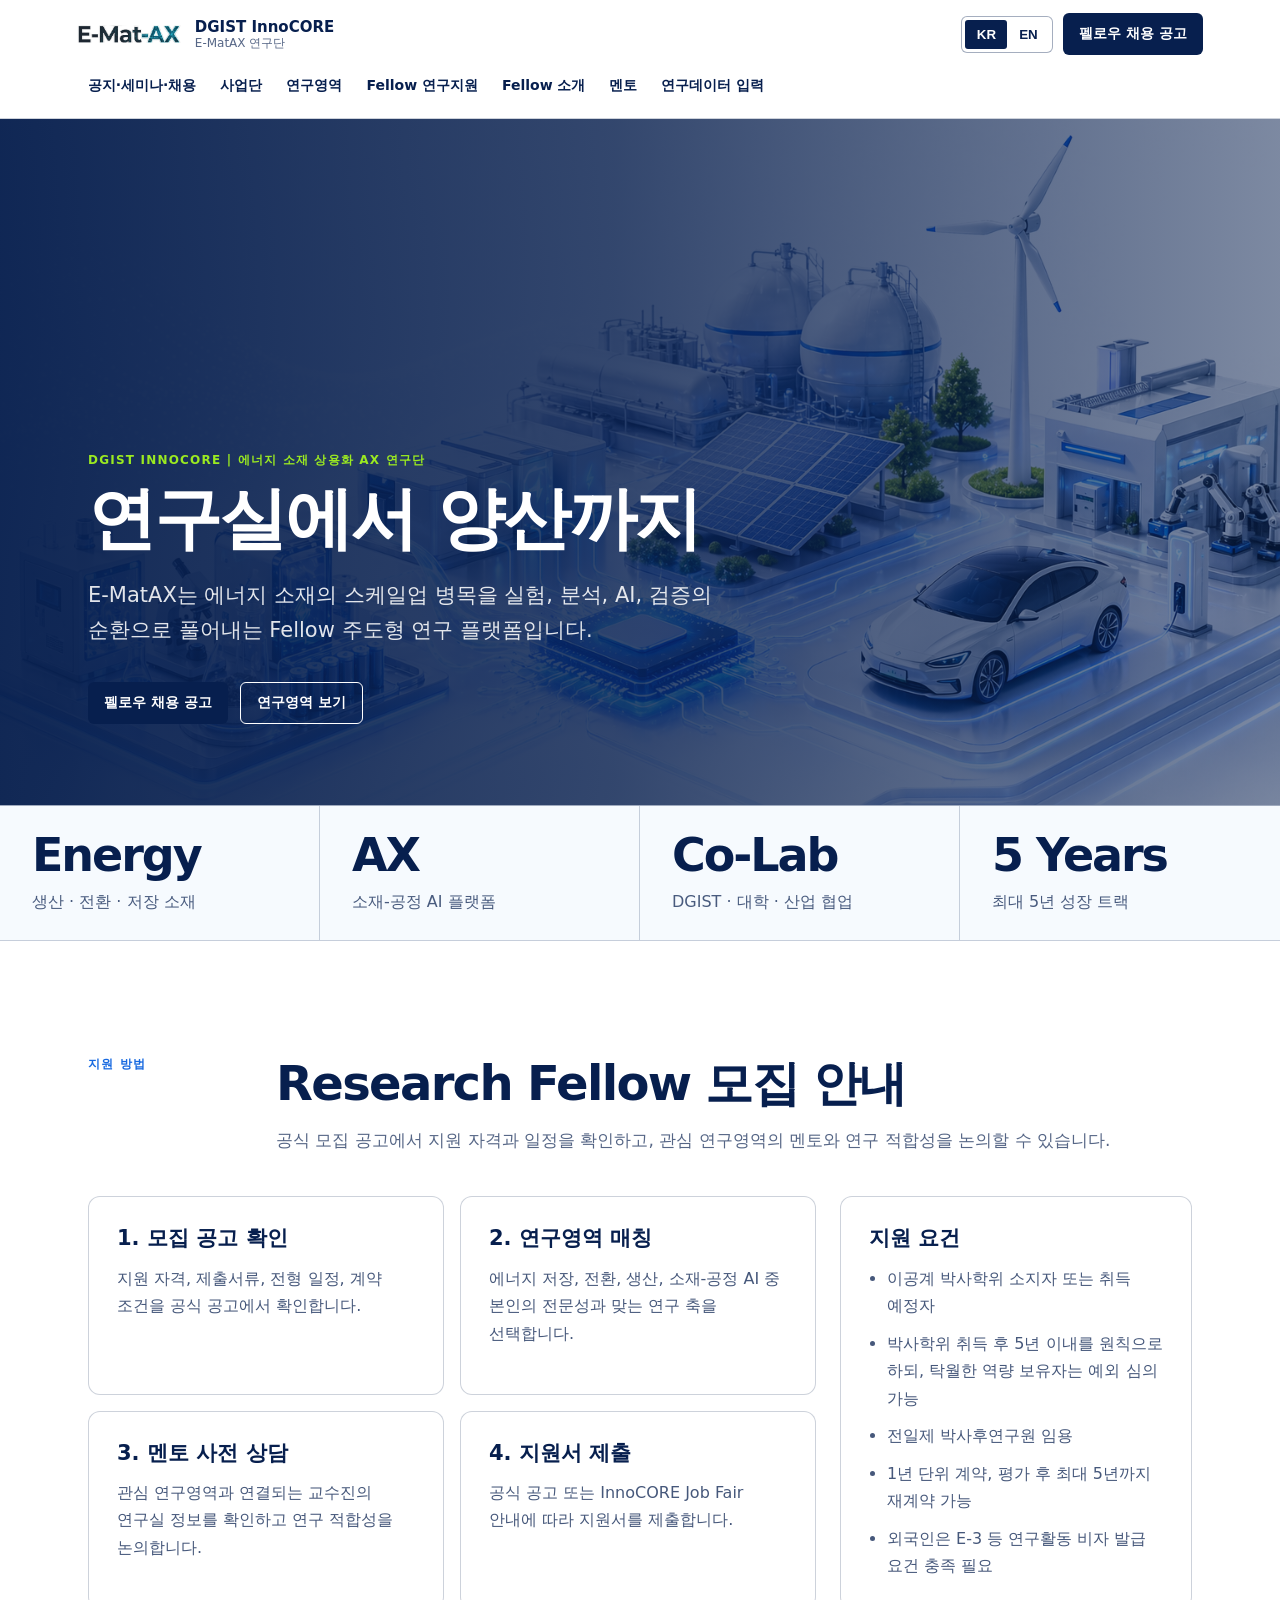
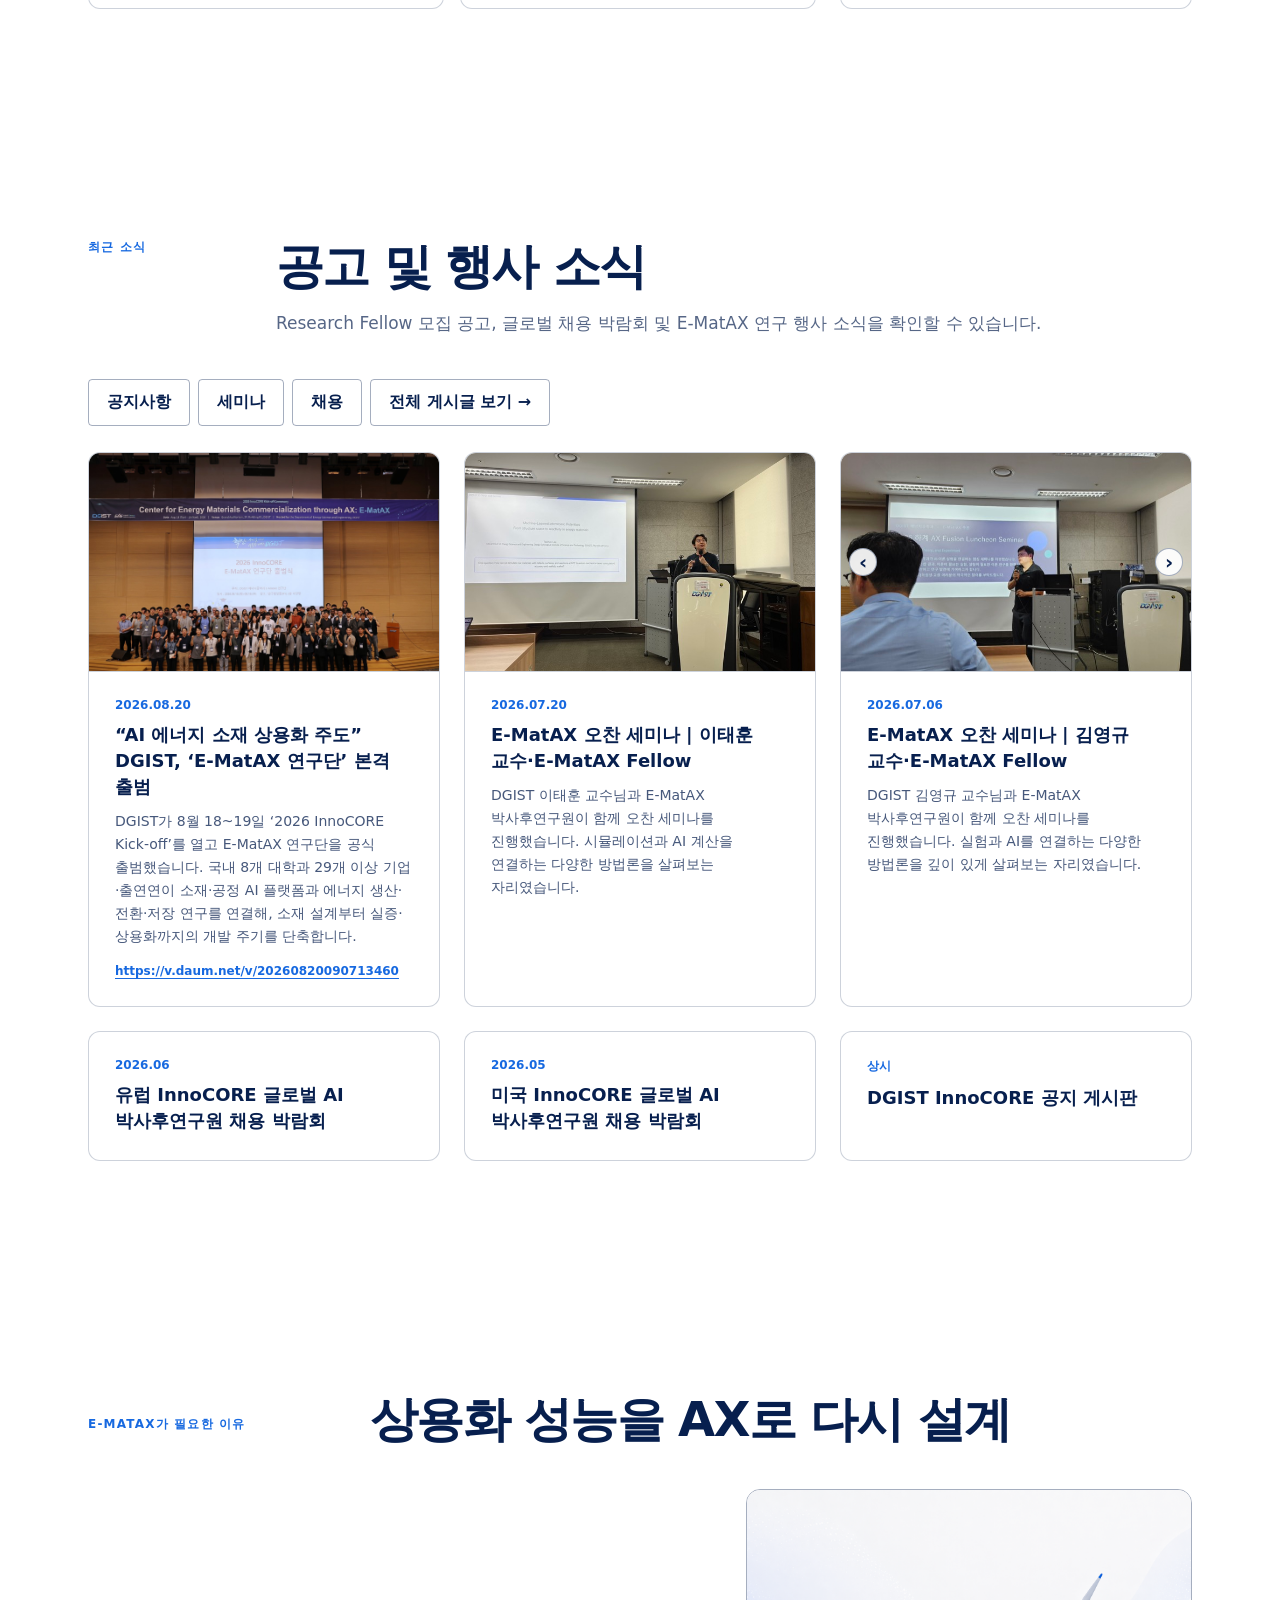
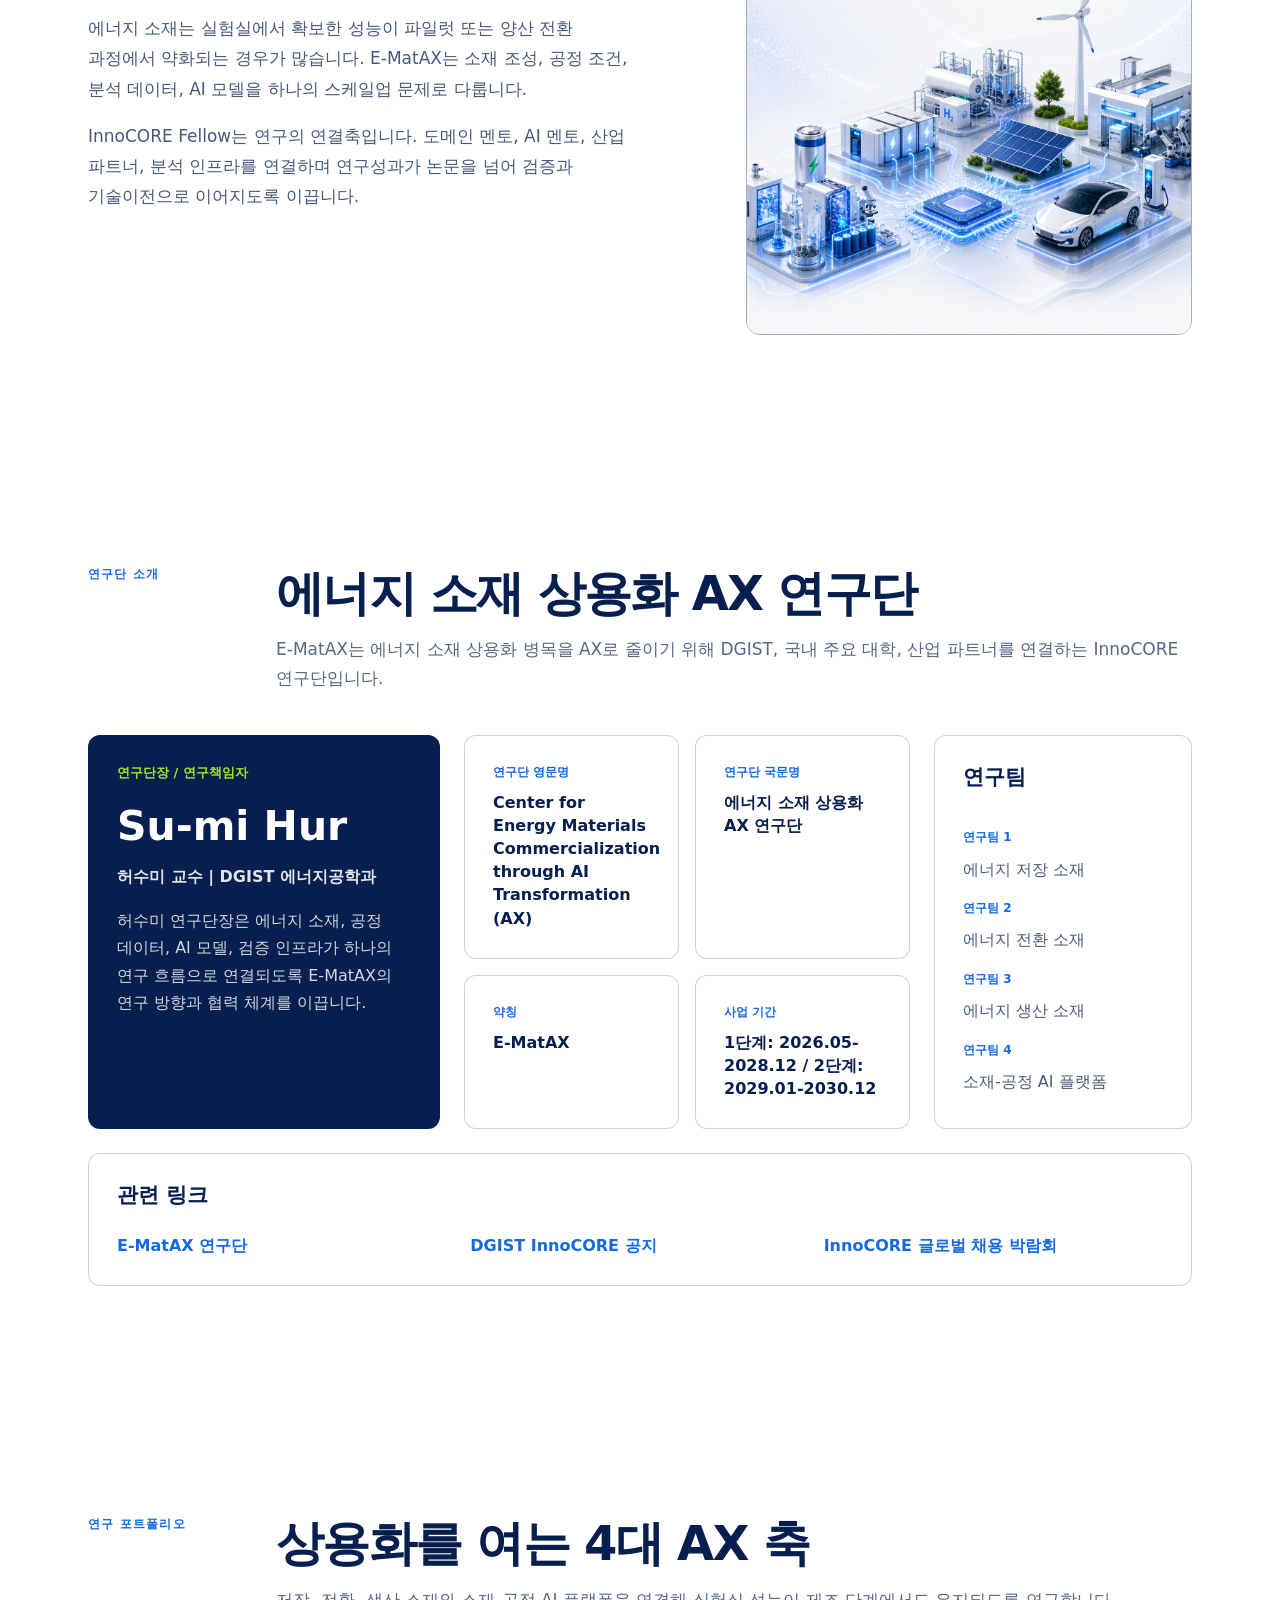
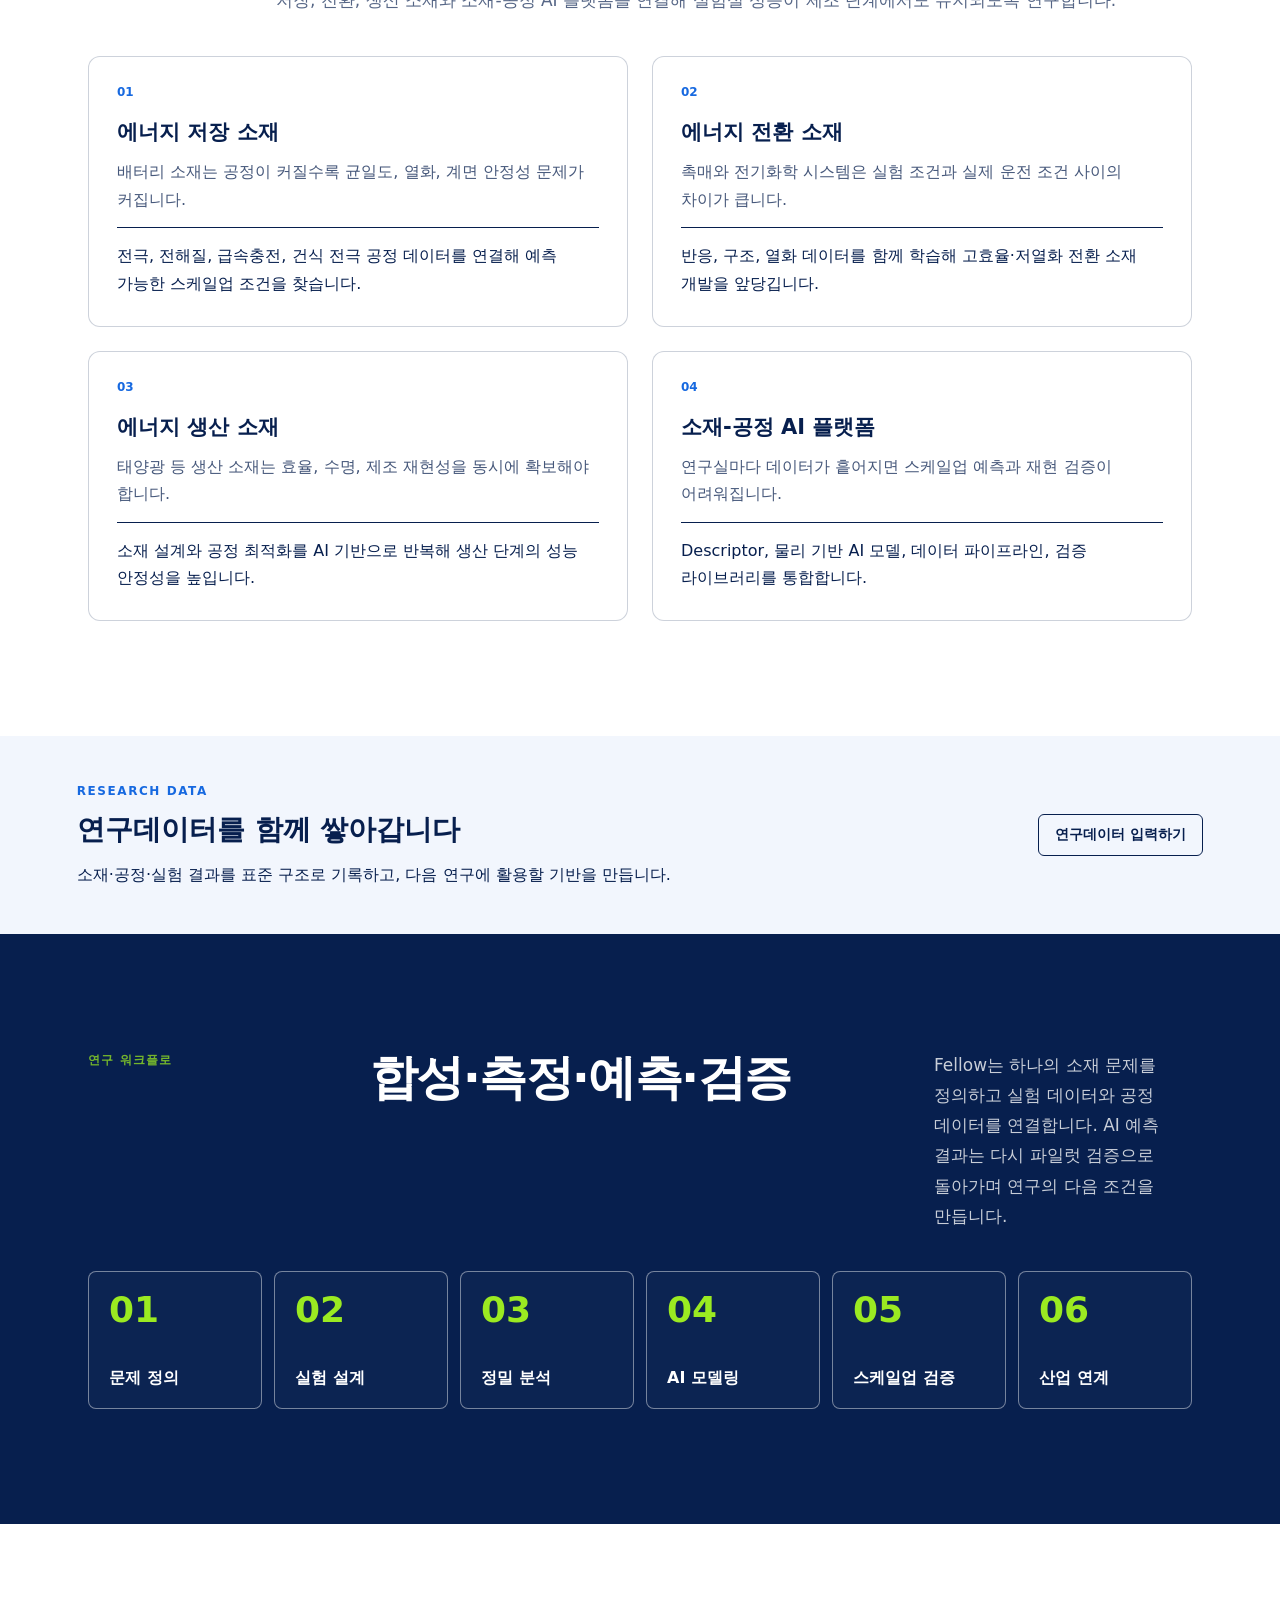
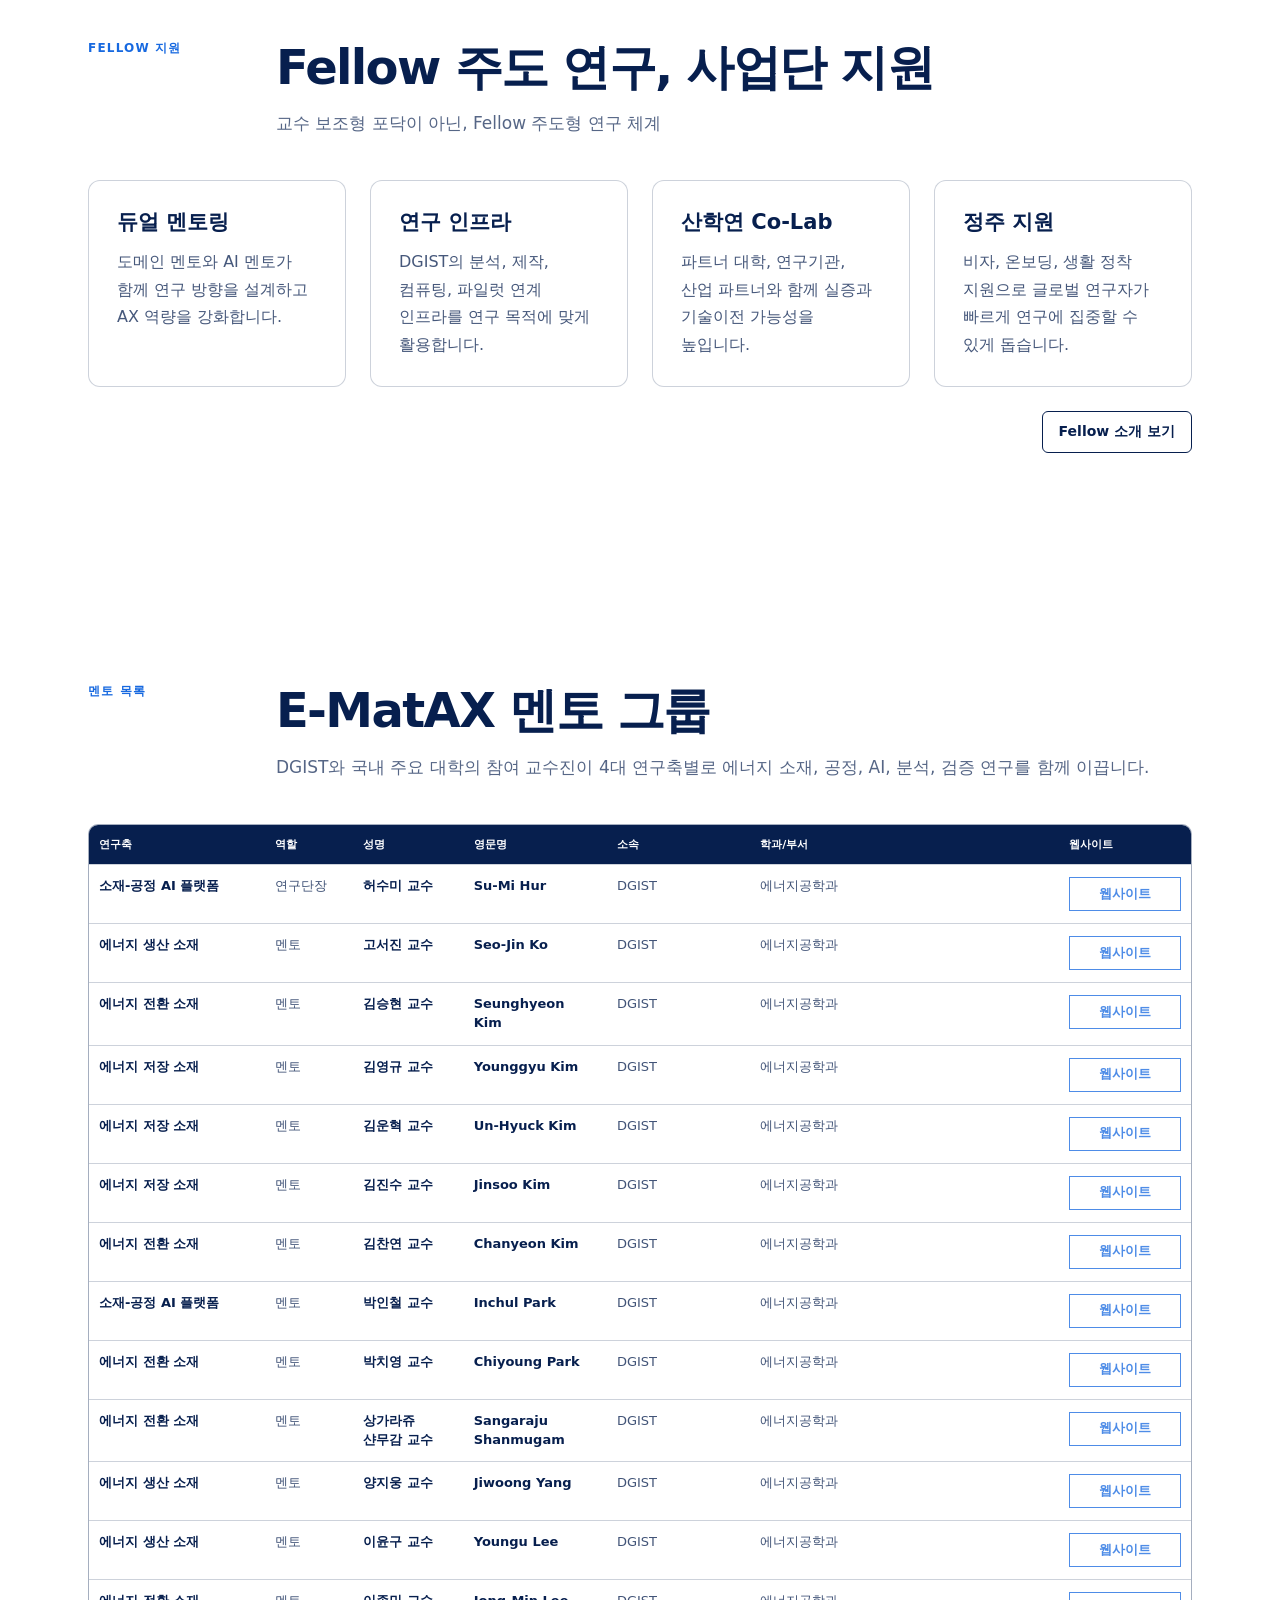
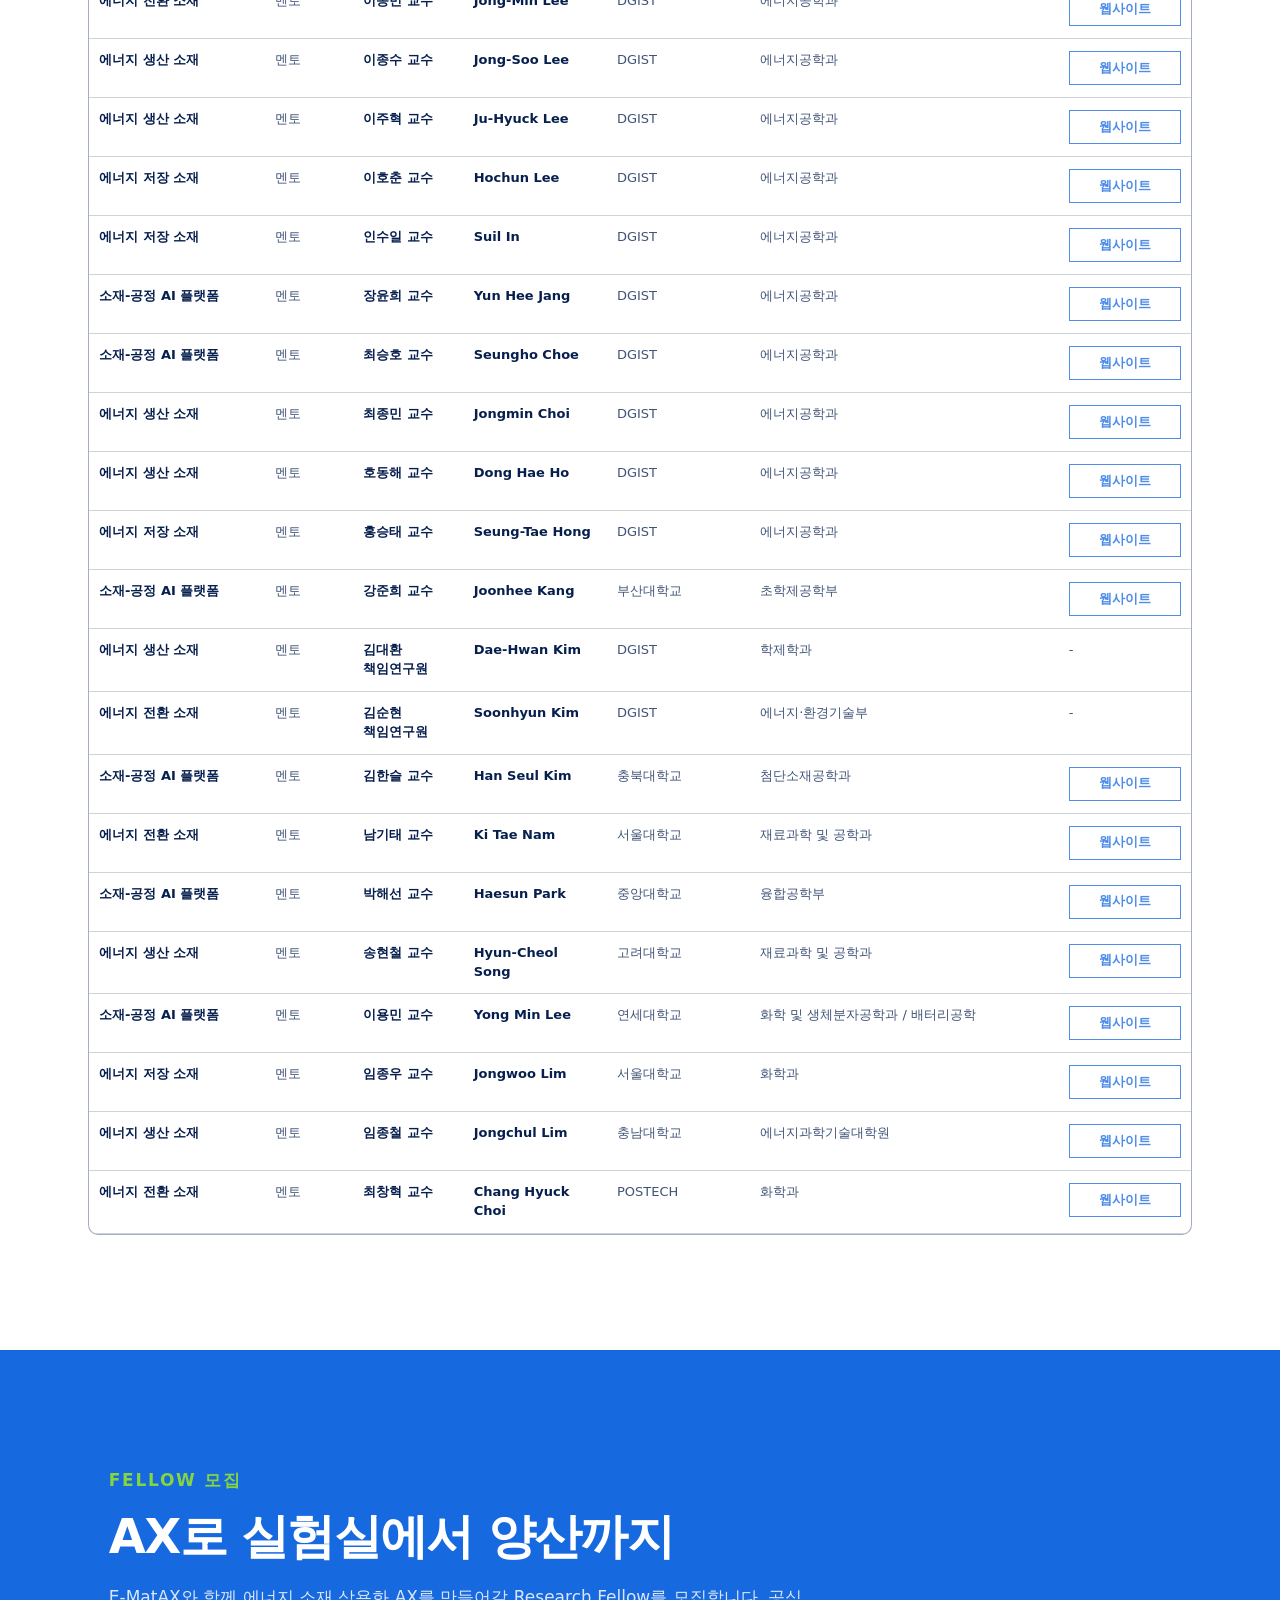
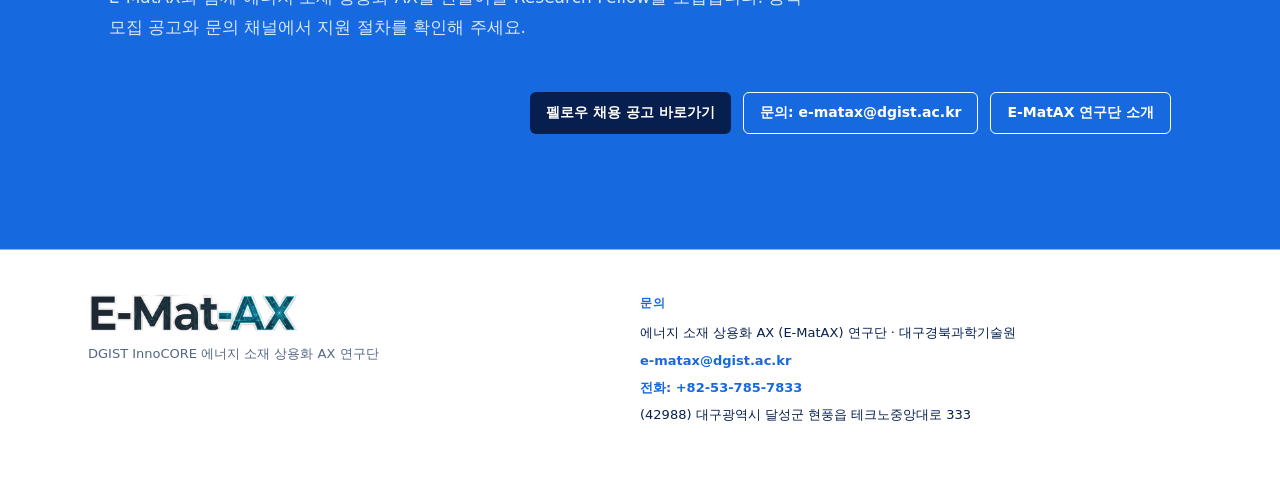
<file: index.html>
<!doctype html>
<html lang="ko">
  <head>
    <meta charset="utf-8" />
    <meta name="viewport" content="width=device-width, initial-scale=1" />
    <title>DGIST InnoCORE E-MatAX 사업단</title>
    <link rel="icon" href="./assets/favicon.svg" type="image/svg+xml" />
    <link rel="stylesheet" href="./styles.css?v=20261102-mentor" />
    <link rel="stylesheet" href="./data-portal/entry.css?v=20260916-data" />
  </head>
  <body>
    <a class="skip-link" href="#main">본문으로 바로가기</a>

    <header class="site-header" data-elevated="false">
      <a class="brand" href="#top" aria-label="DGIST InnoCORE E-MatAX home">
        <img src="./assets/ematax-logo.png" alt="" />
        <span>
          <strong>DGIST InnoCORE</strong>
          <em>E-MatAX Research Center</em>
        </span>
      </a>
      <nav class="site-nav" aria-label="주요 메뉴"></nav>
      <div class="header-actions">
        <div class="lang-switch" role="group" aria-label="Language">
          <button type="button" data-lang="ko" aria-pressed="true">KR</button>
          <button type="button" data-lang="en" aria-pressed="false">EN</button>
        </div>
        <a class="header-cta" href="https://www.innocore.or.kr/dgist/notice/sub01" data-field="headerCta">펠로우 채용 공고</a>
      </div>
    </header>

    <main id="main">
      <section class="hero" id="top" aria-labelledby="hero-title">
        <div class="hero-backdrop" aria-hidden="true"></div>
        <div class="hero-inner">
          <p class="eyebrow" data-field="heroEyebrow"></p>
          <h1 id="hero-title" data-field="heroTitle"></h1>
          <p class="hero-lede" data-field="heroLead"></p>
          <div class="hero-actions">
            <a class="primary-action" href="https://www.innocore.or.kr/dgist/notice/sub01" data-field="heroPrimary"></a>
            <a class="secondary-action" href="#research" data-field="heroSecondary"></a>
          </div>
        </div>
      </section>

      <section class="quick-facts" aria-label="핵심 정보"></section>

      <section class="content-band action-band" id="how-apply" aria-labelledby="how-apply-title">
        <div class="section-heading compact">
          <p data-field="howApplyKicker"></p>
          <h2 id="how-apply-title" data-field="howApplyTitle"></h2>
          <span data-field="howApplyLead"></span>
        </div>
        <div class="how-layout">
          <div class="how-steps"></div>
          <aside class="requirements-panel">
            <h3 data-field="requirementsTitle"></h3>
            <ul class="requirements-list"></ul>
          </aside>
        </div>
      </section>

      <section class="content-band news-band" id="news" aria-labelledby="news-title">
        <div class="section-heading compact">
          <p data-field="newsKicker"></p>
          <h2 id="news-title" data-field="newsTitle"></h2>
          <span data-field="newsLead"></span>
        </div>
        <nav class="board-shortcuts" aria-label="게시판" data-i18n-board-nav>
          <a href="./boards.html?category=notice" data-i18n="noticeBoard">공지사항</a>
          <a href="./boards.html?category=seminar" data-i18n="seminarBoard">세미나</a>
          <a href="./boards.html?category=recruitment" data-i18n="recruitmentBoard">채용</a>
          <a href="./boards.html" data-i18n="allBoards">전체 게시글 보기 →</a>
        </nav>
        <div class="news-list"></div>
      </section>

      <section class="content-band intro-band" id="about" aria-labelledby="about-title">
        <div class="section-heading">
          <p data-field="aboutKicker"></p>
          <h2 id="about-title" data-field="aboutTitle"></h2>
        </div>
        <div class="two-column">
          <div class="narrative">
            <p data-field="aboutBody1"></p>
            <p data-field="aboutBody2"></p>
          </div>
          <figure class="media-panel">
            <img src="./assets/program-visual.png" alt="E-MatAX research platform visual" />
          </figure>
        </div>
      </section>

      <section class="content-band center-band" id="center" aria-labelledby="center-title">
        <div class="section-heading compact">
          <p data-field="centerKicker"></p>
          <h2 id="center-title" data-field="centerTitle"></h2>
          <span data-field="centerLead"></span>
        </div>
        <div class="center-layout">
          <article class="director-card"></article>
          <div class="detail-grid"></div>
          <div class="team-grid"></div>
          <div class="related-links"></div>
        </div>
      </section>

      <section class="content-band" id="research" aria-labelledby="research-title">
        <div class="section-heading compact">
          <p data-field="researchKicker"></p>
          <h2 id="research-title" data-field="researchTitle"></h2>
          <span data-field="researchLead"></span>
        </div>
        <div class="research-grid"></div>
      </section>

      <section class="data-intake-band" aria-labelledby="data-intake-title">
        <div><p class="data-eyebrow">RESEARCH DATA</p><h2 id="data-intake-title" data-field="dataIntakeTitle"></h2><p data-field="dataIntakeLead"></p></div>
        <a class="secondary-action dark" href="./data.html" data-field="dataIntakeCta"></a>
      </section>

      <section class="process-band" aria-labelledby="process-title">
        <div class="process-copy">
          <p data-field="processKicker"></p>
          <h2 id="process-title" data-field="processTitle"></h2>
          <p data-field="processLead"></p>
        </div>
        <div class="process-steps"></div>
      </section>

      <section class="content-band" id="fellows" aria-labelledby="fellows-title">
        <div class="section-heading compact">
          <p data-field="fellowsKicker"></p>
          <h2 id="fellows-title" data-field="fellowsTitle"></h2>
          <span data-field="fellowsLead"></span>
        </div>
        <div class="support-grid"></div>
        <div class="fellow-directory-actions">
          <a class="secondary-action dark" href="./fellows.html" data-field="fellowDirectoryCta"></a>
        </div>
      </section>

      <section class="content-band mentors-band" id="mentors" aria-labelledby="mentors-title">
        <div class="section-heading compact">
          <p data-field="mentorsKicker"></p>
          <h2 id="mentors-title" data-field="mentorsTitle"></h2>
          <span data-field="mentorsLead"></span>
        </div>
        <div class="mentor-table-wrap">
          <table class="mentor-table">
            <thead></thead>
            <tbody></tbody>
          </table>
        </div>
      </section>

      <section class="apply-band" id="apply" aria-labelledby="apply-title">
        <div>
          <p class="eyebrow" data-field="applyKicker"></p>
          <h2 id="apply-title" data-field="applyTitle"></h2>
          <p data-field="applyLead"></p>
        </div>
        <div class="apply-actions"></div>
      </section>
    </main>

    <footer class="site-footer" id="contact">
      <div class="footer-identity">
        <img src="./assets/ematax-logo.png" alt="E-MatAX" />
        <p data-i18n="footerText">DGIST InnoCORE 에너지 소재 상용화 AX 연구단</p>
      </div>
      <address class="footer-contact">
        <strong data-i18n="contactTitle">문의</strong>
        <span data-i18n="organization">에너지 소재 상용화 AX (E-MatAX) 연구단 · 대구경북과학기술원</span>
        <a href="mailto:e-matax@dgist.ac.kr">e-matax@dgist.ac.kr</a>
        <a href="tel:+82537857833" data-i18n="telephone">전화: +82-53-785-7833</a>
        <span data-i18n="address">(42988) 대구광역시 달성군 현풍읍 테크노중앙대로 333</span>
      </address>
    </footer>

    <script src="./site-i18n.js?v=20261102-mentor"></script>
    <script src="./content.js?v=20261102-mentor"></script>
    <script src="./app.js?v=20261102-mentor"></script>
  </body>
</html>
</file>
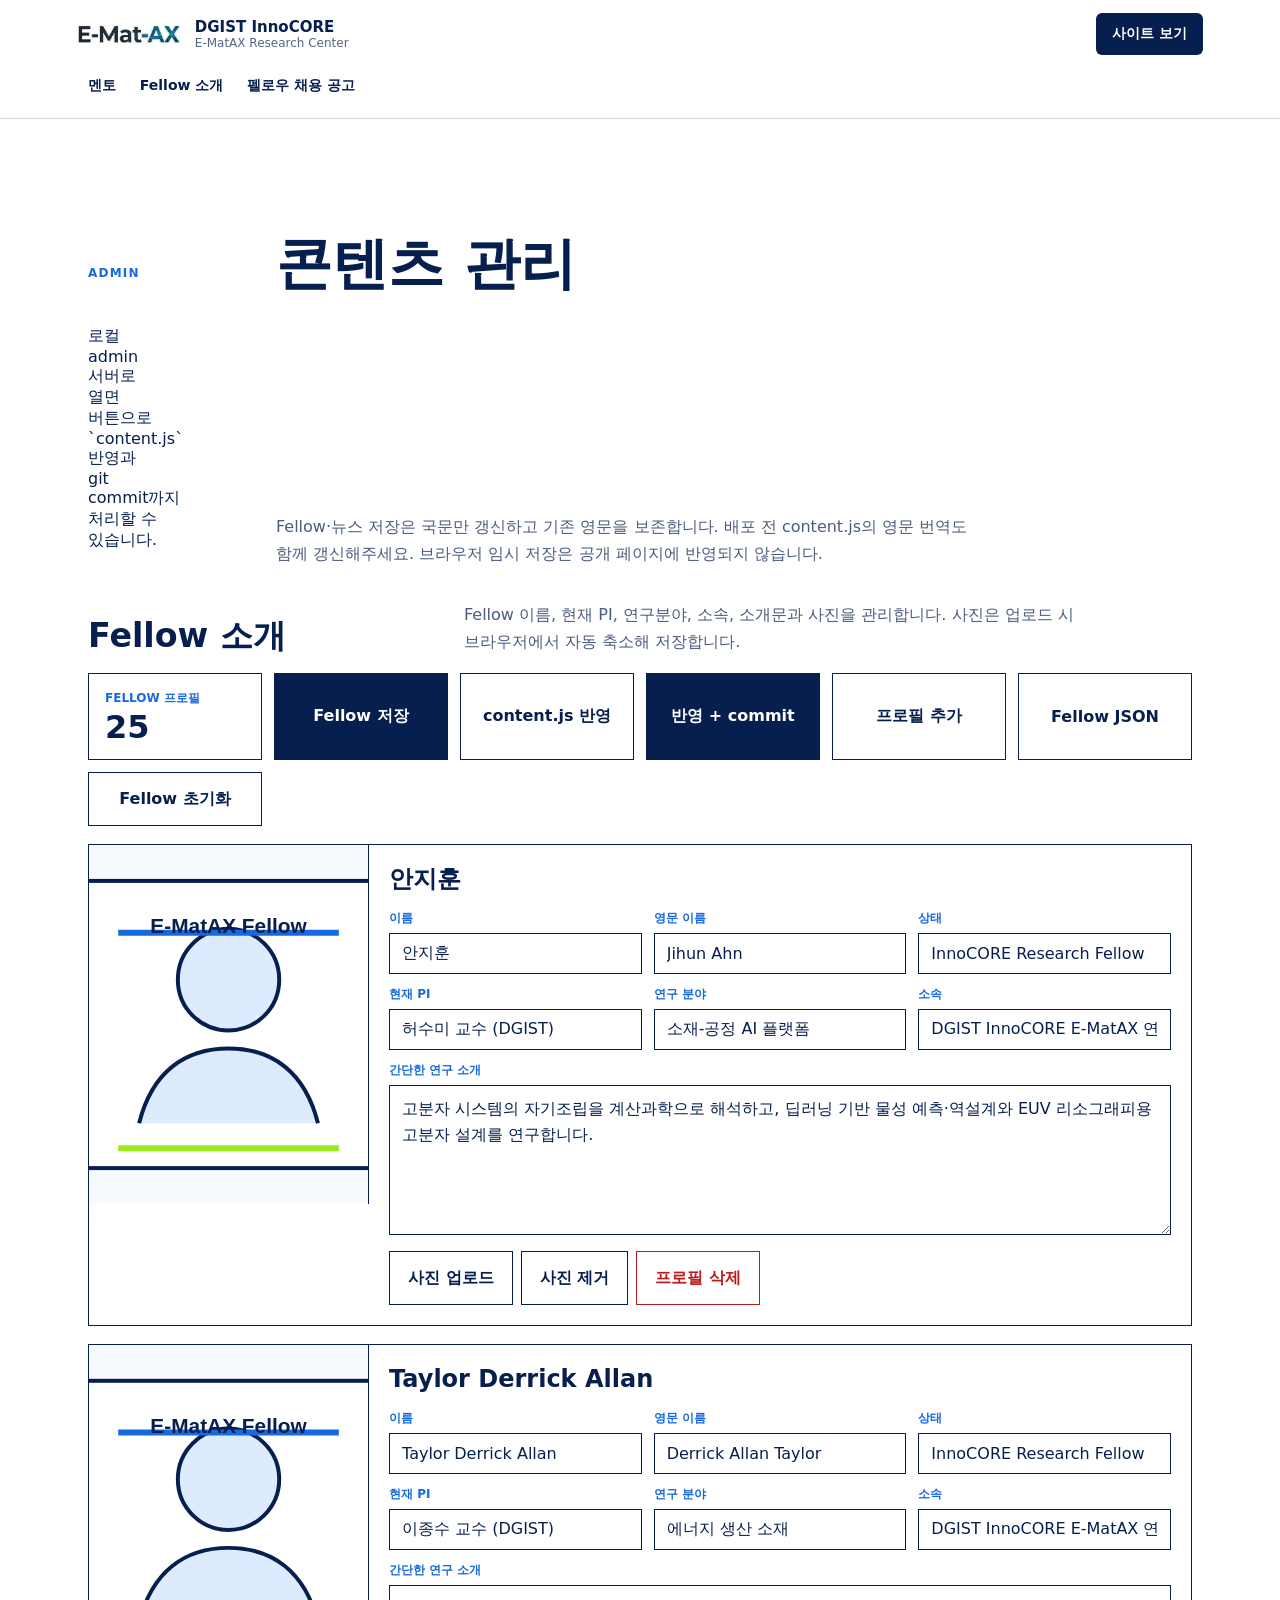
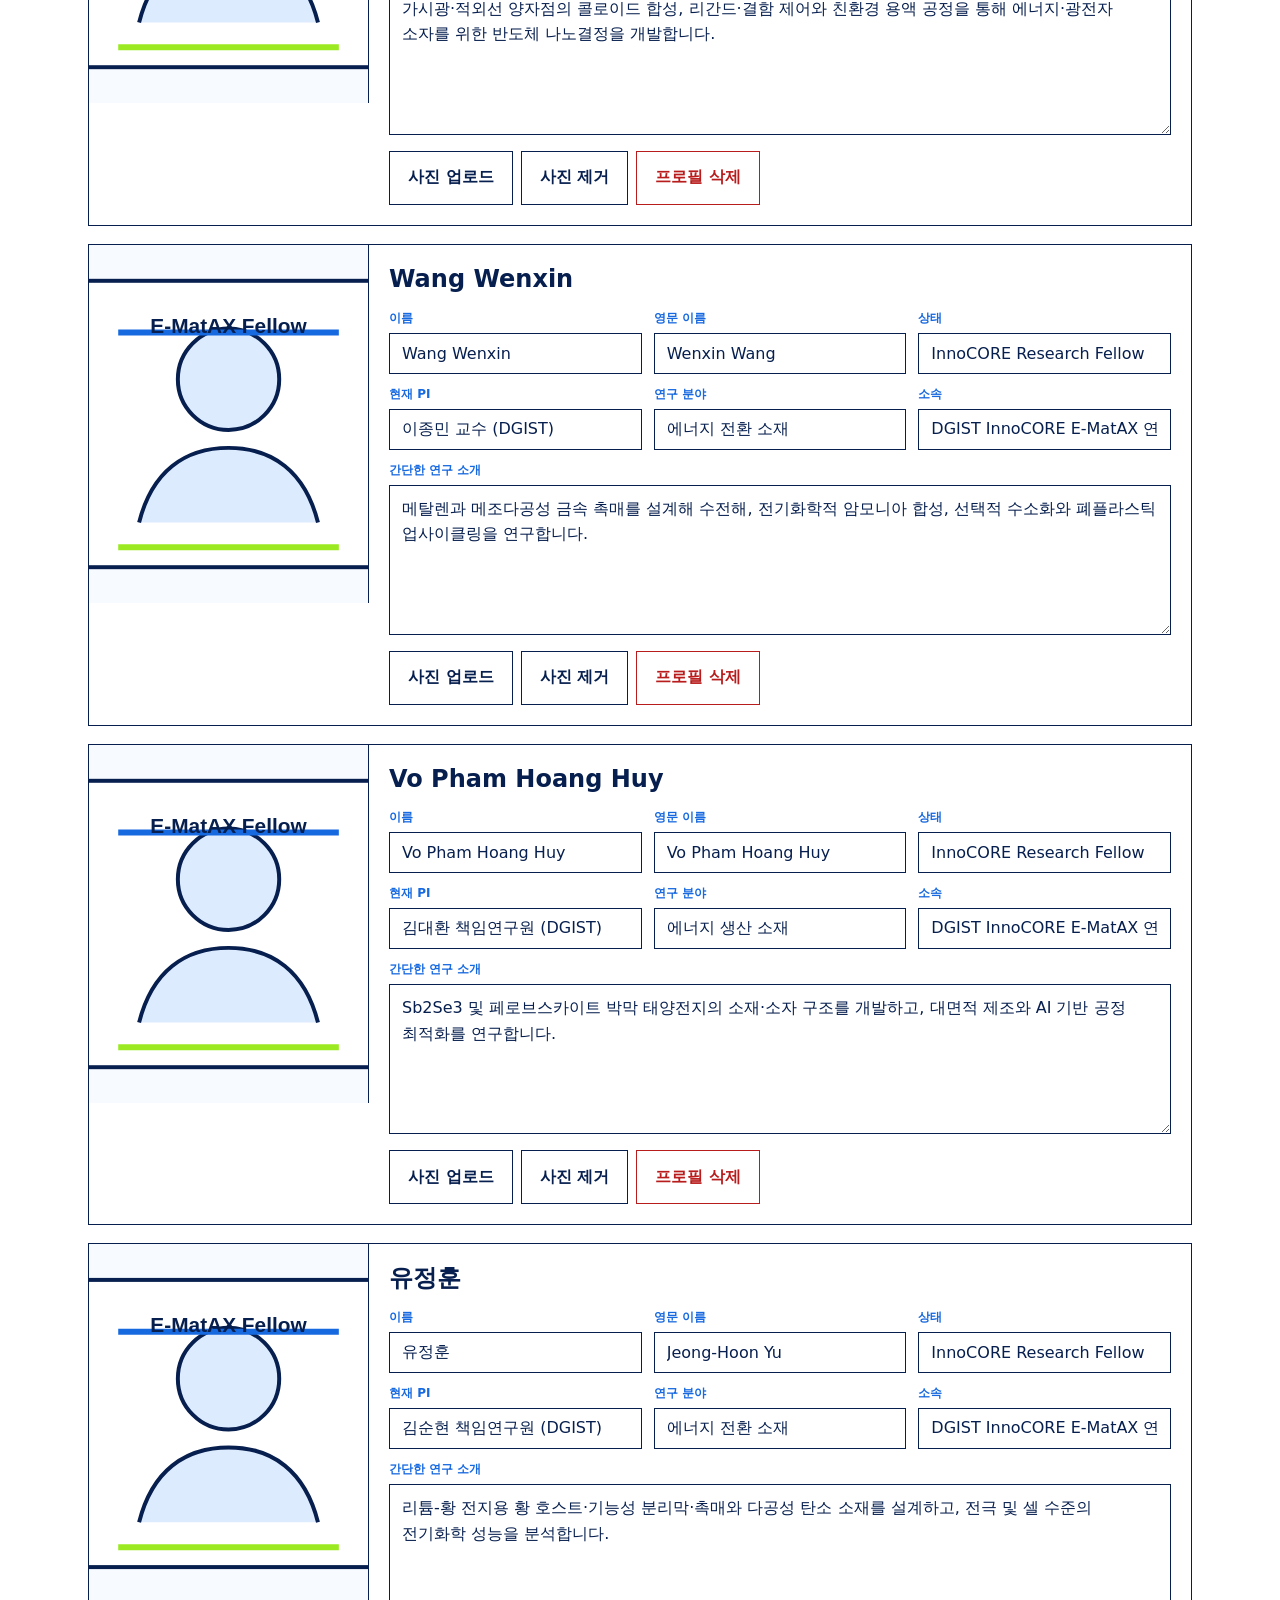
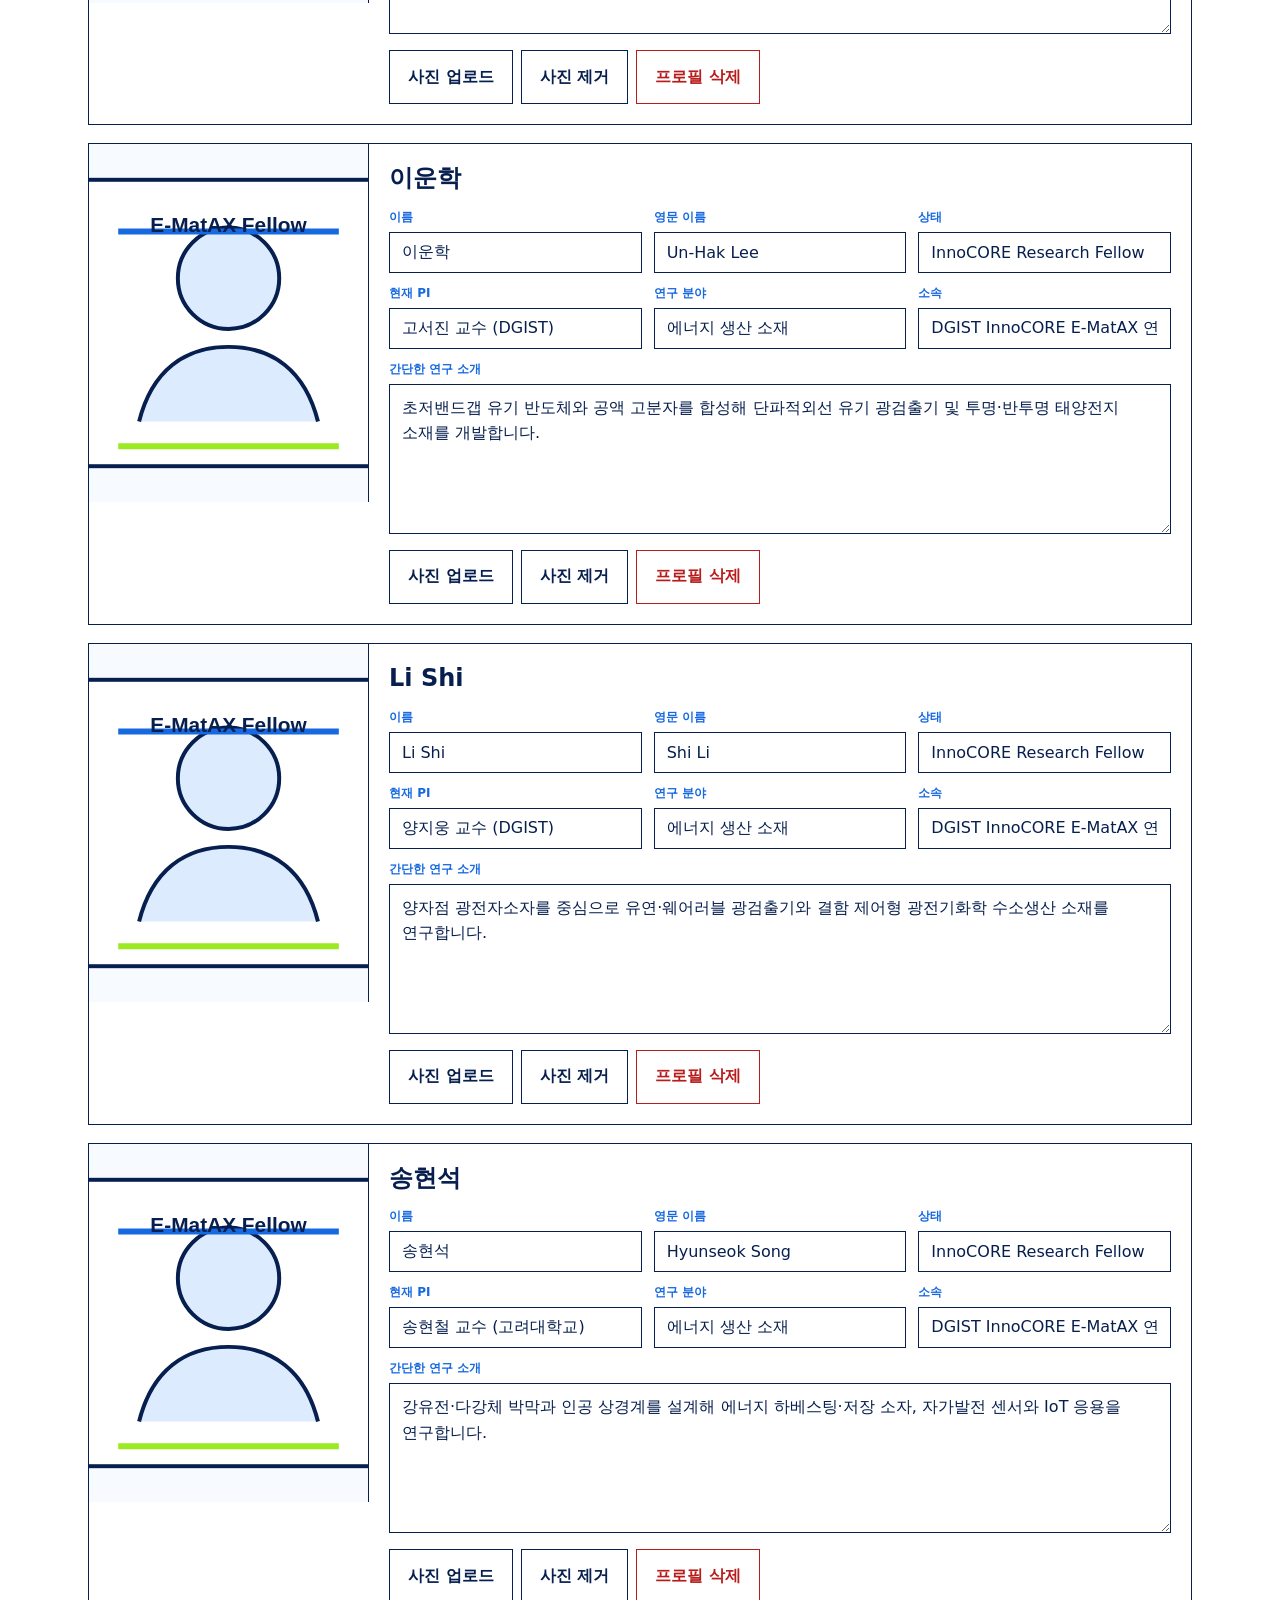
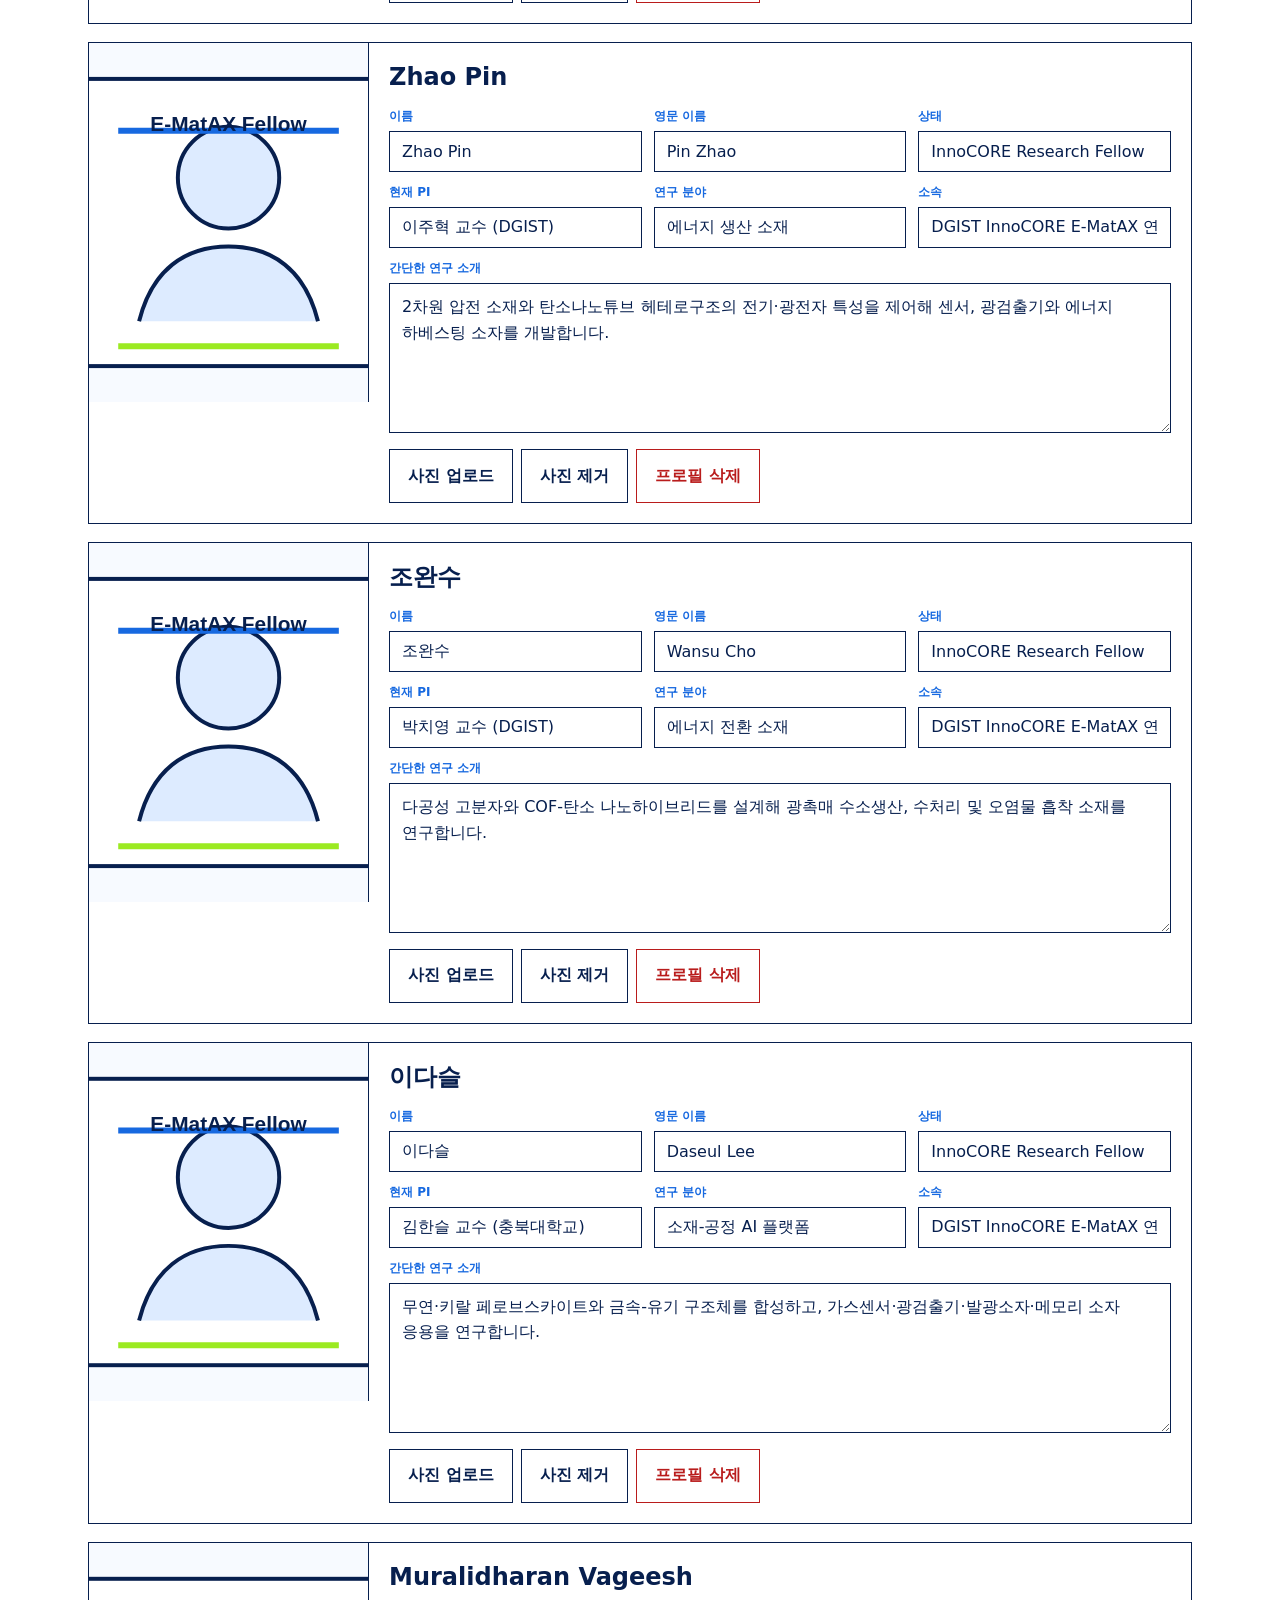
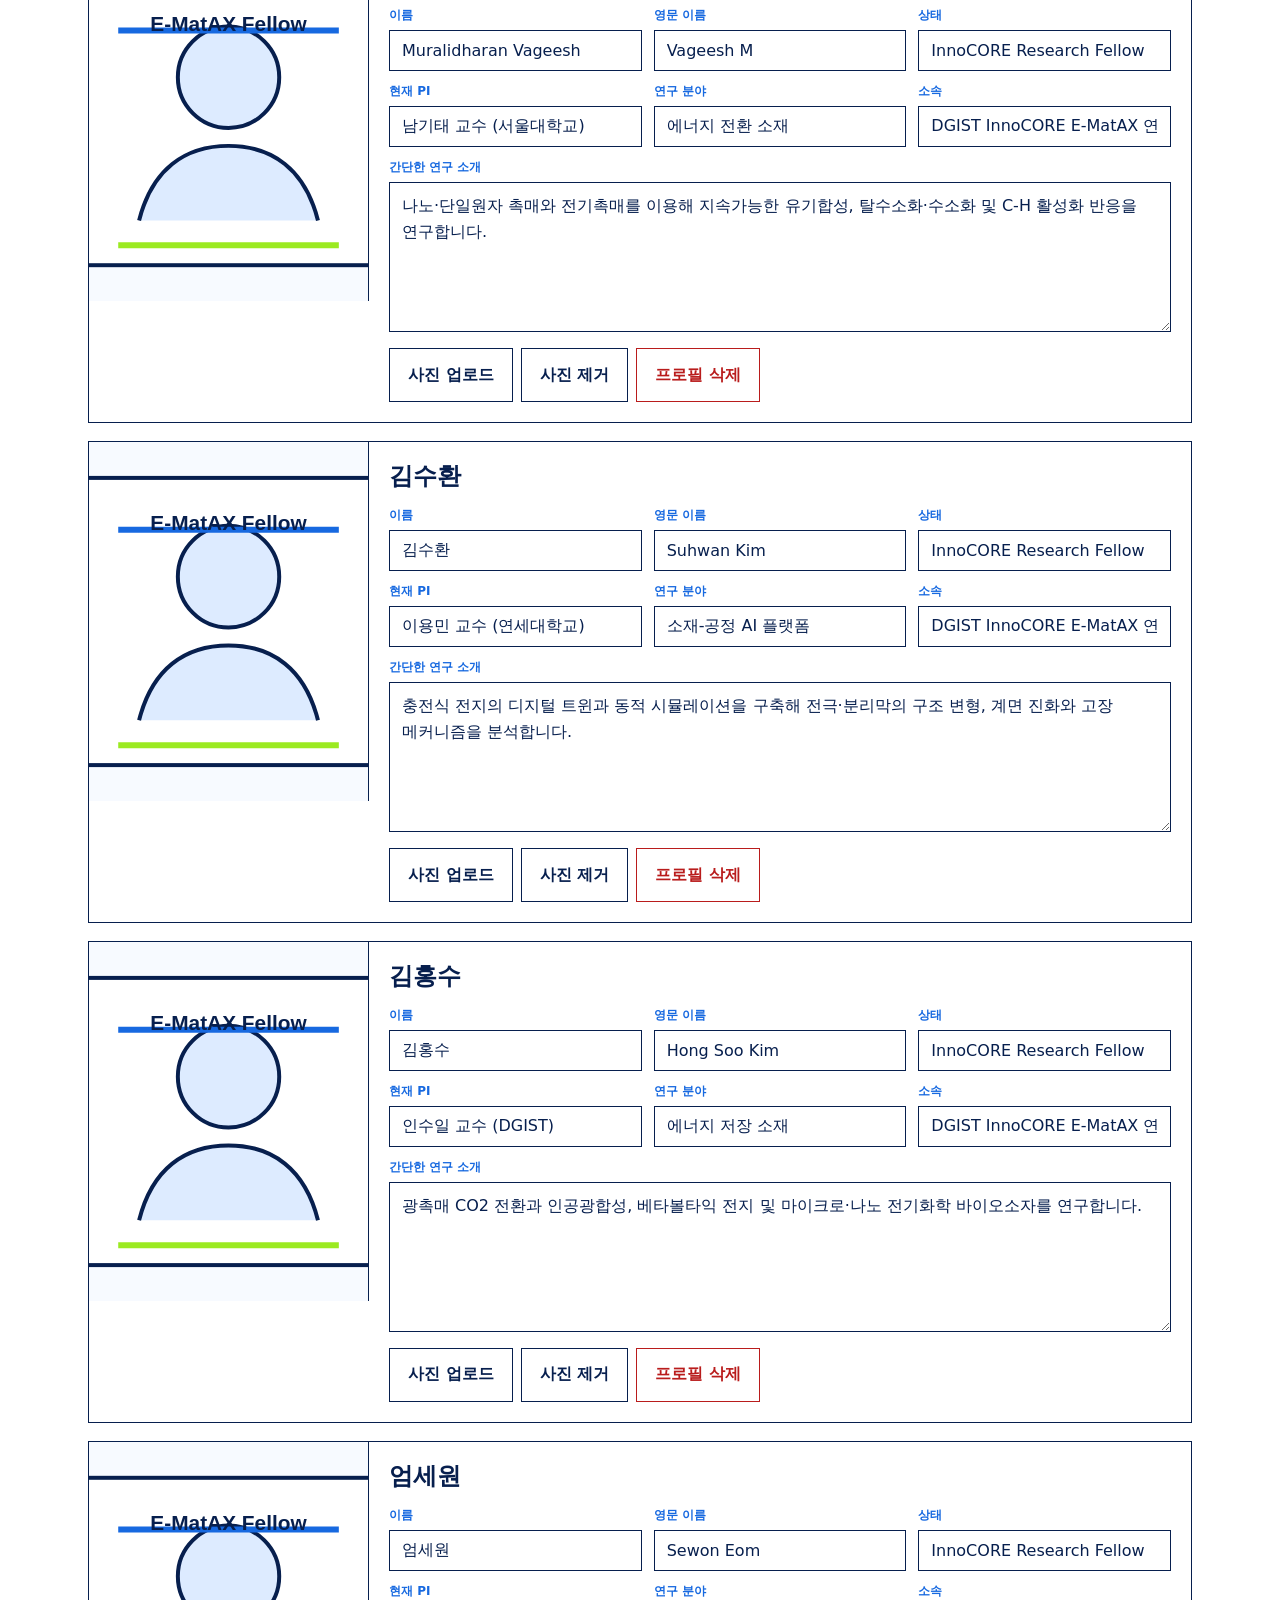
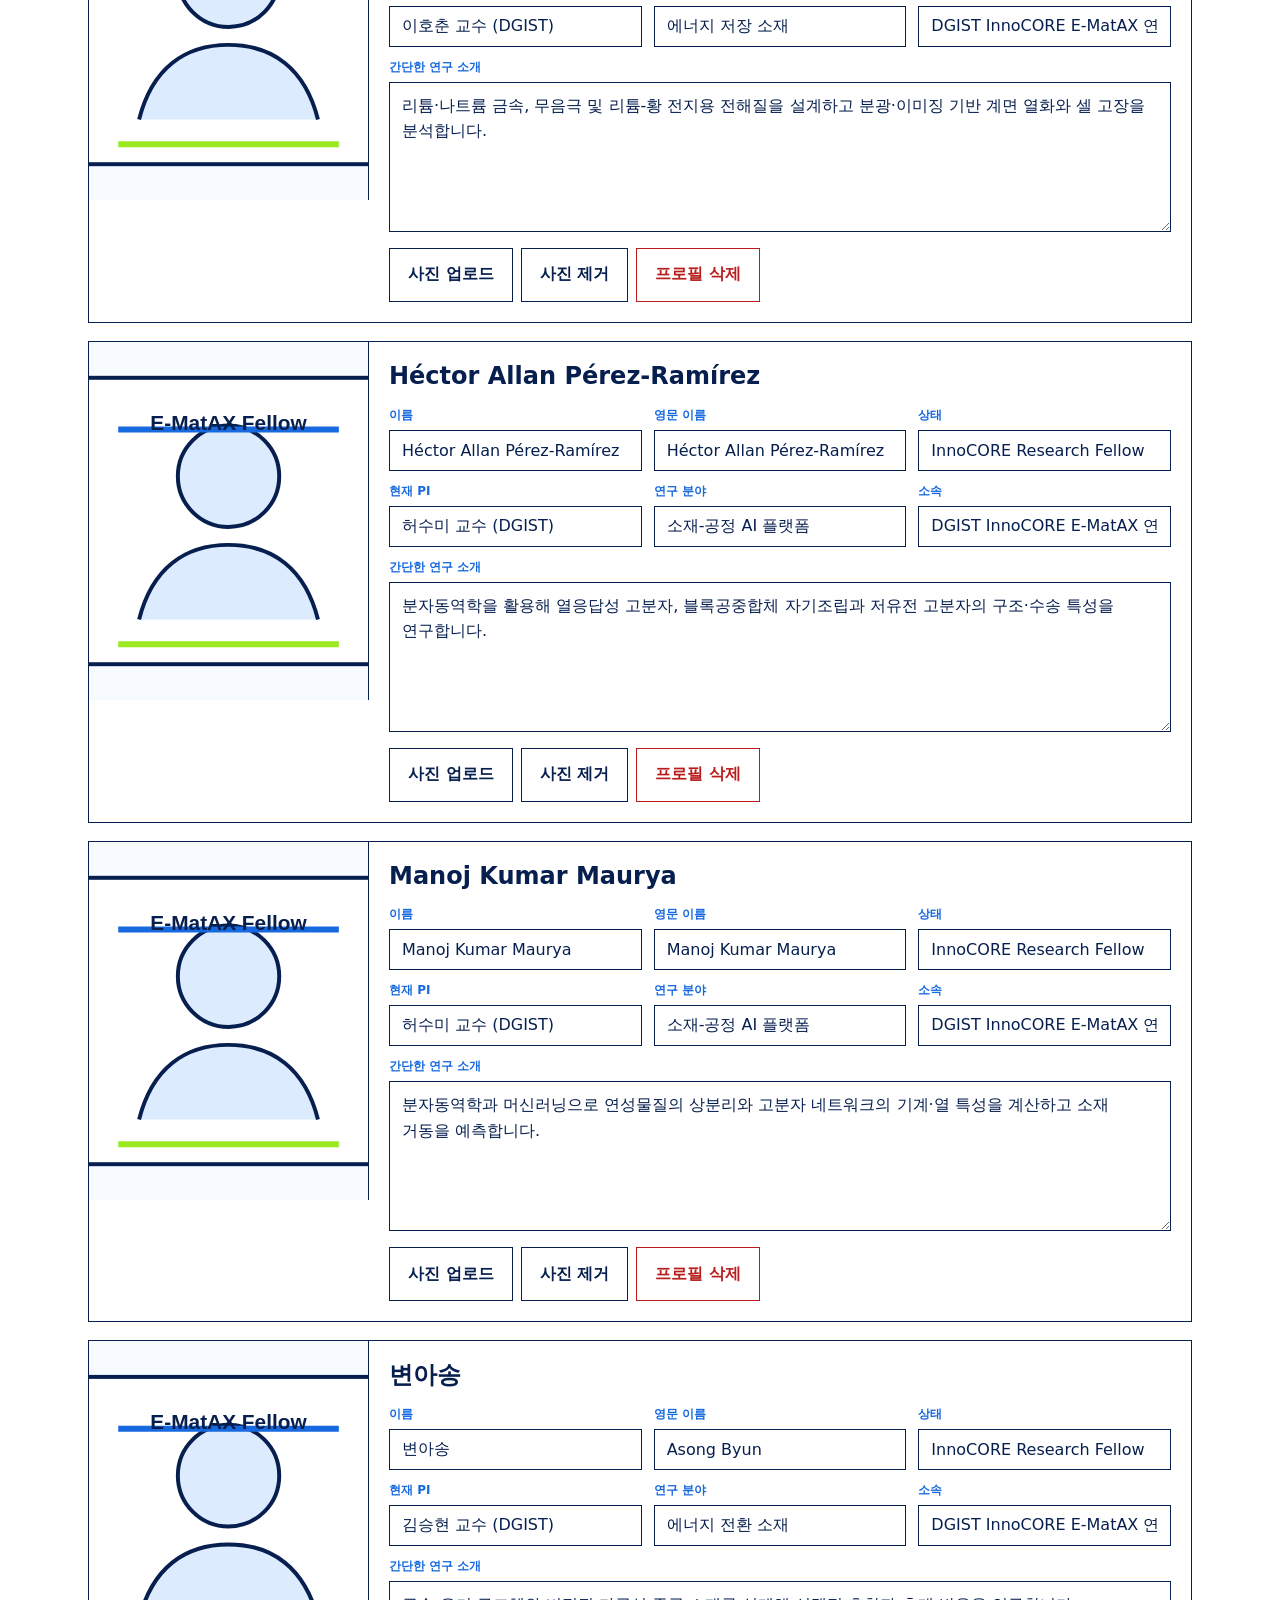
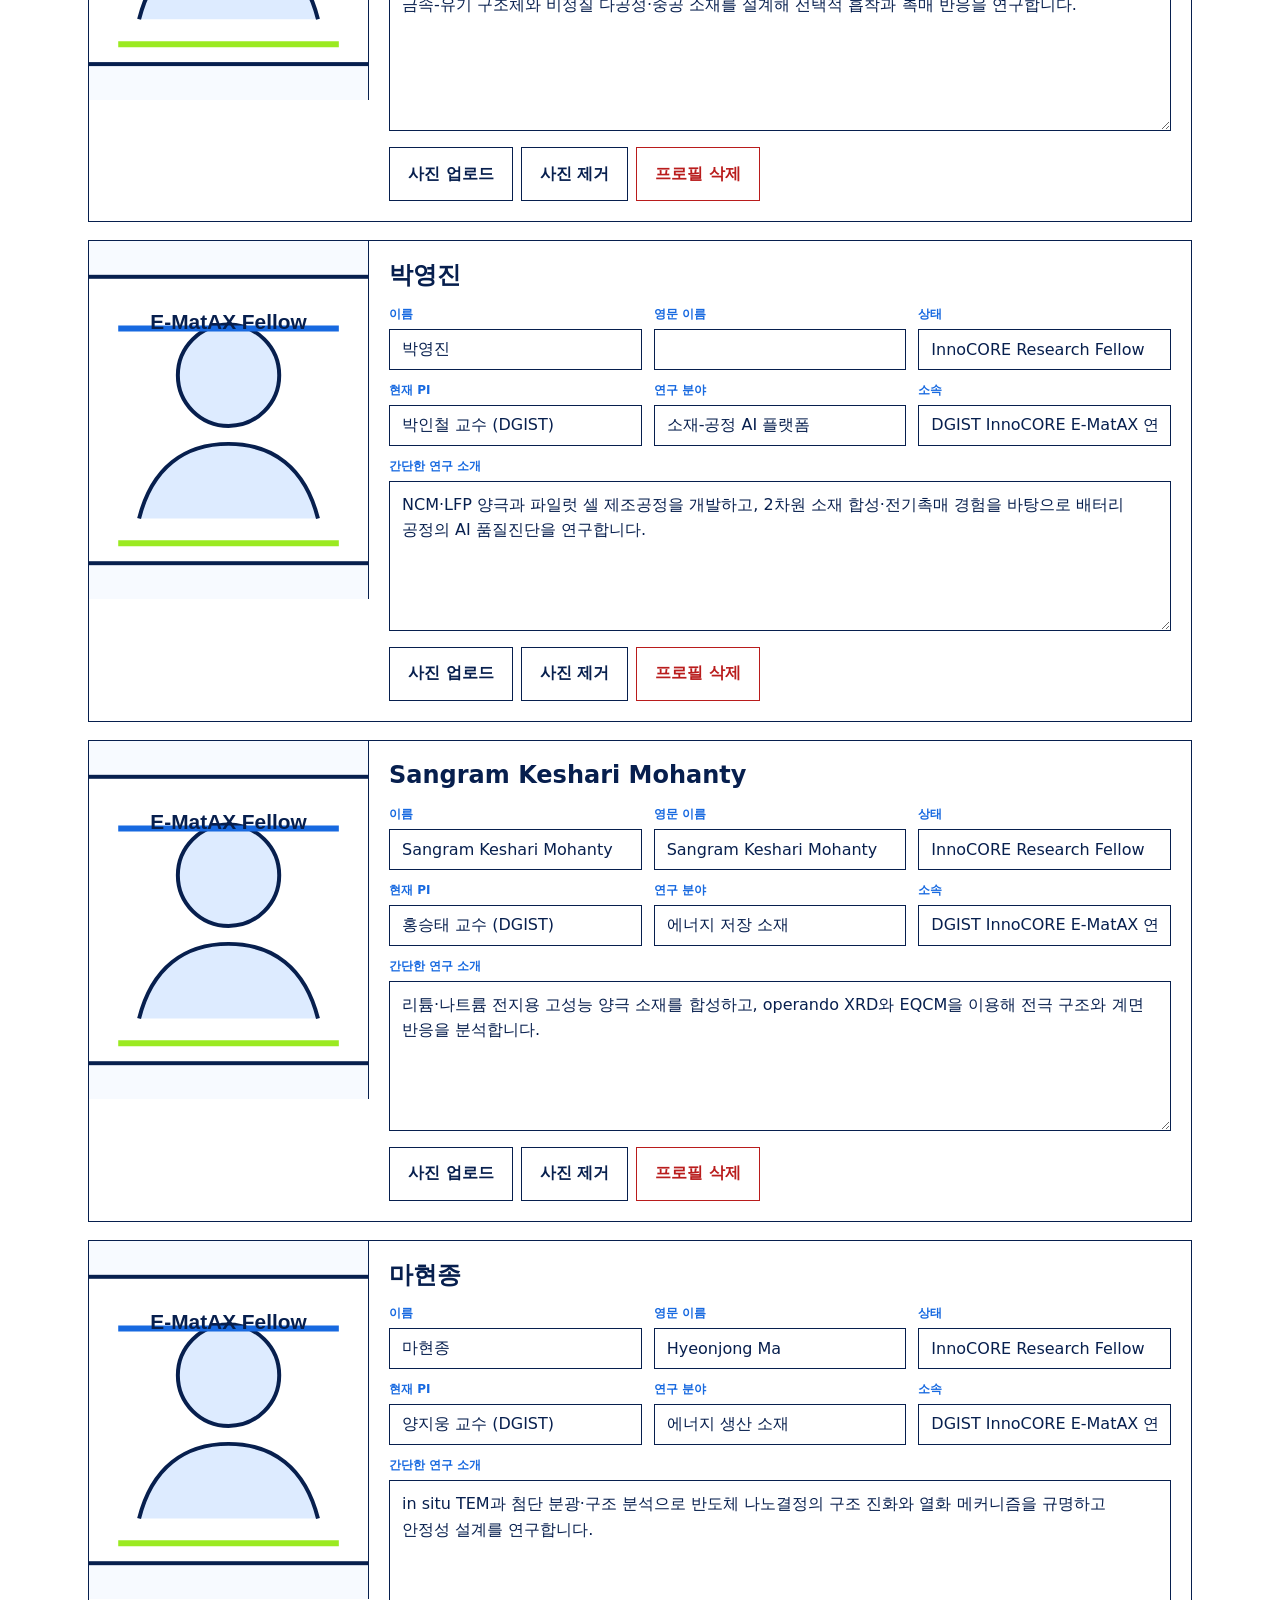
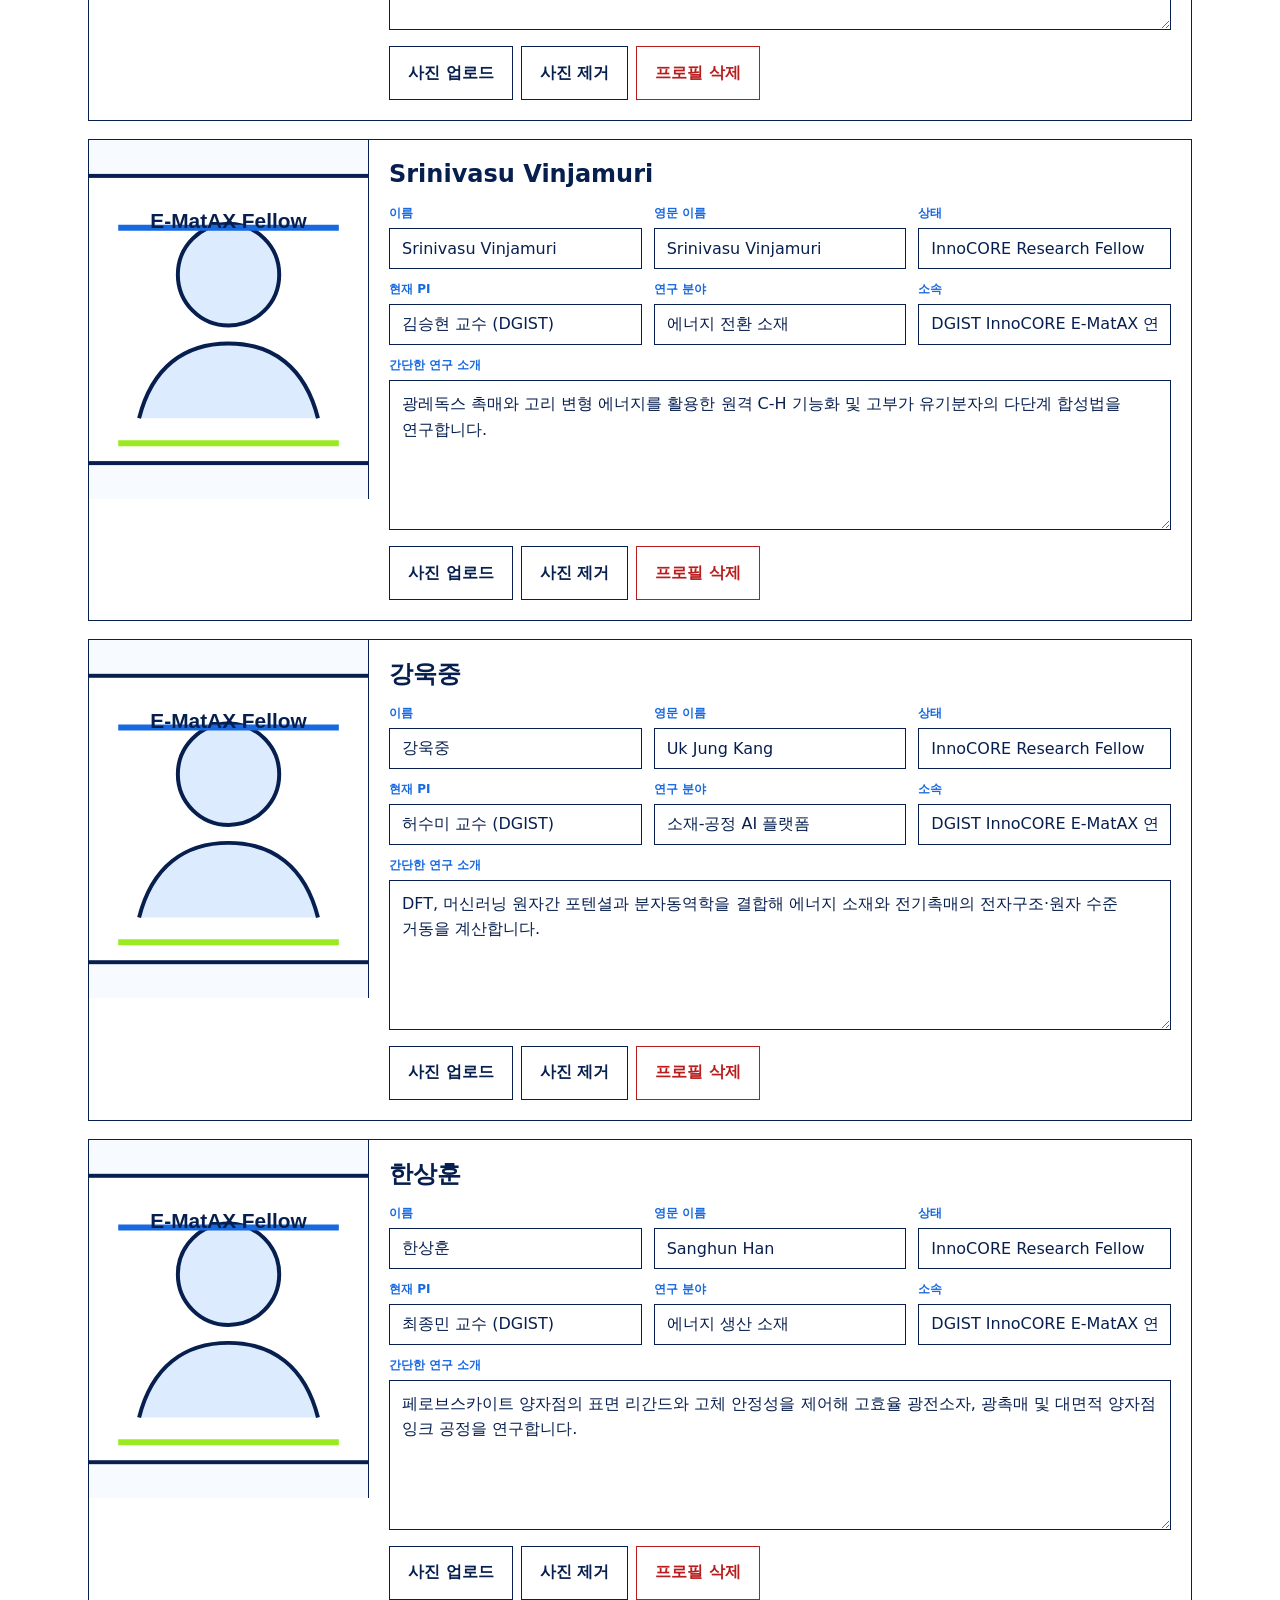
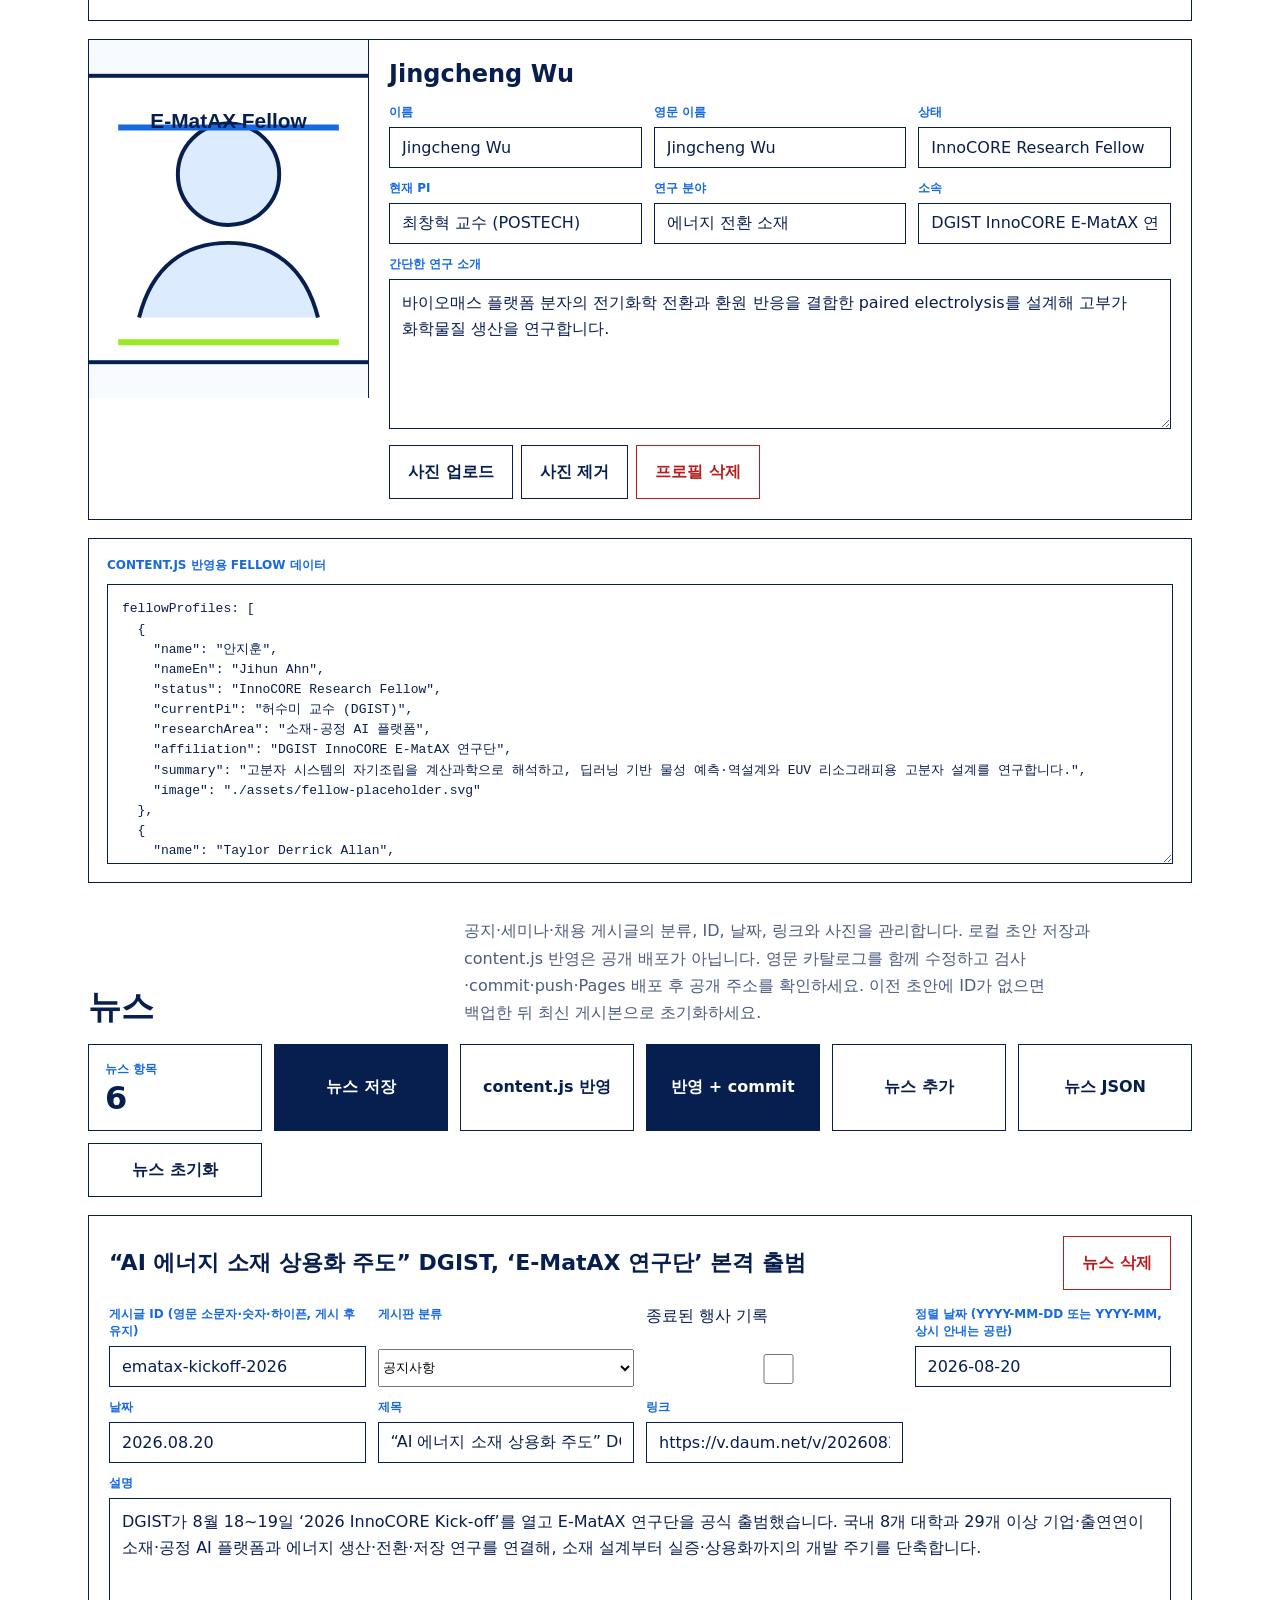
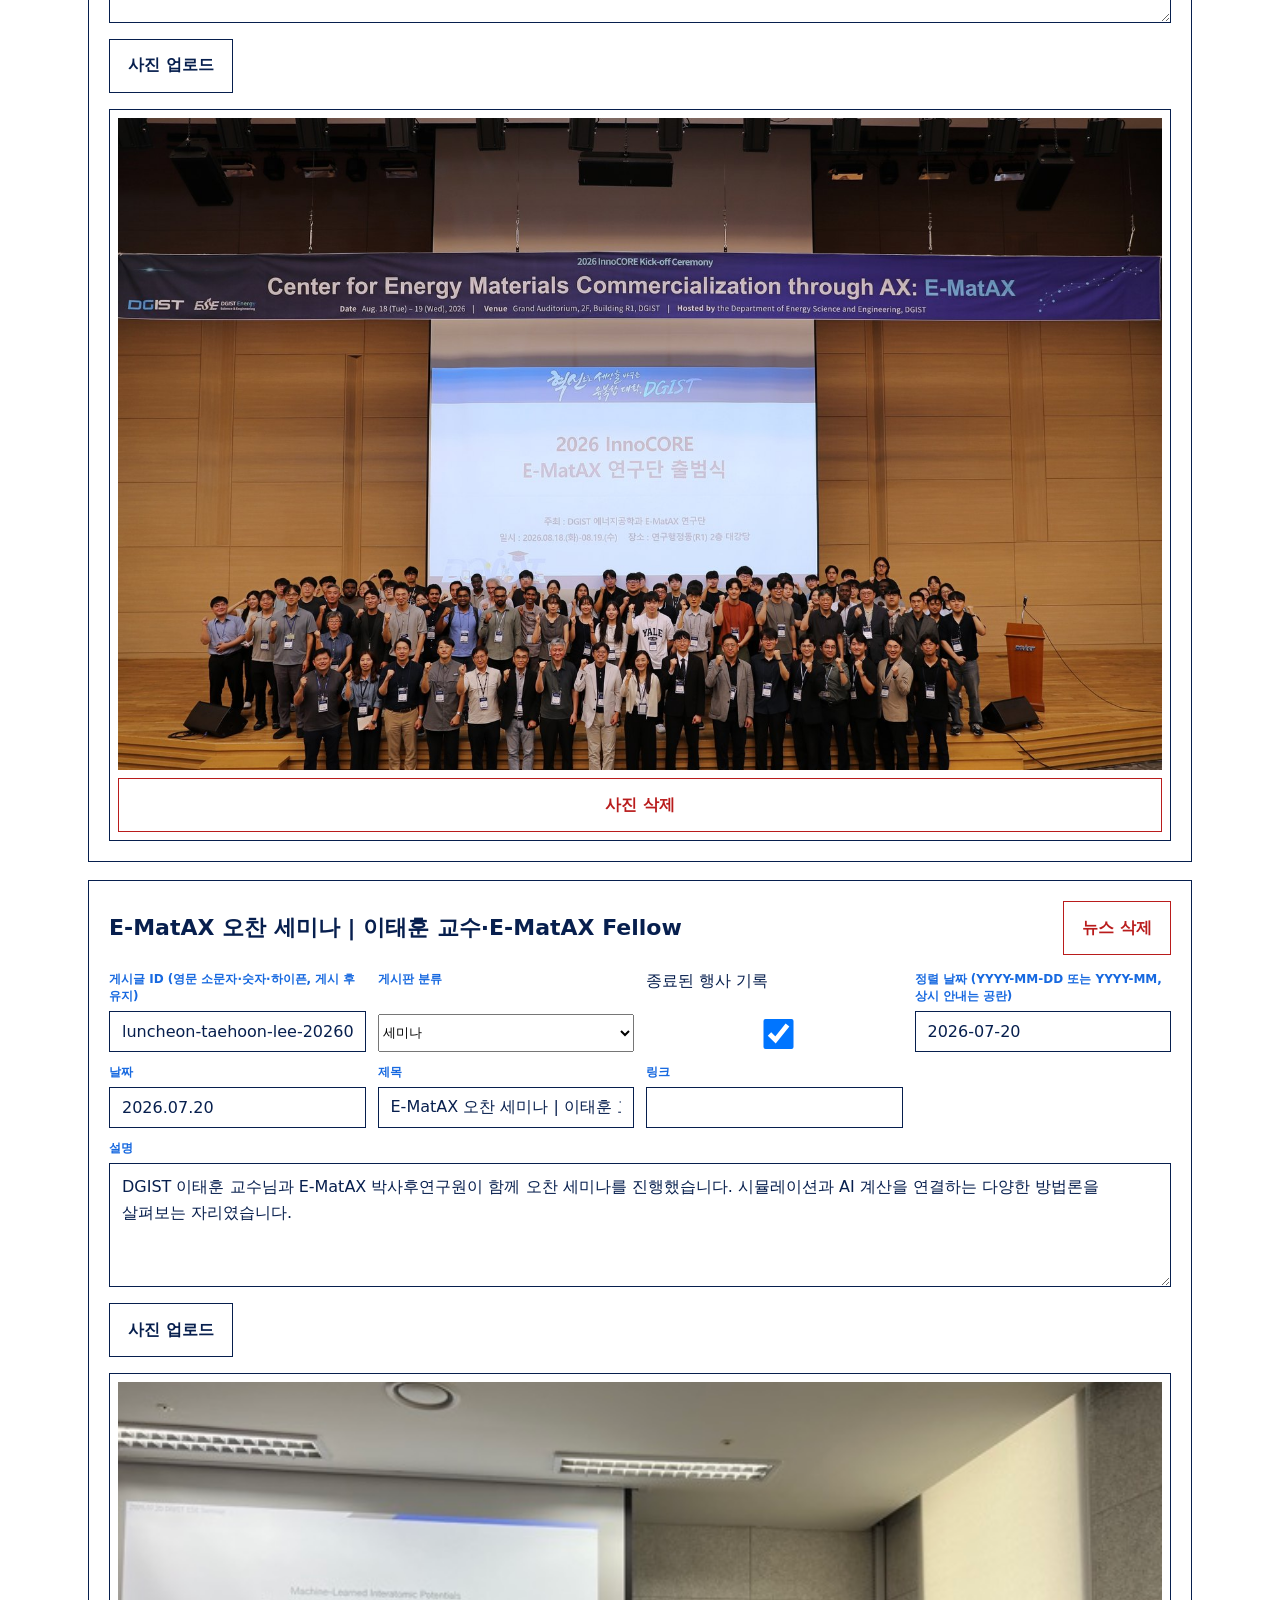
<file: admin.html>
<!doctype html>
<html lang="ko">
  <head>
    <meta charset="utf-8" />
    <meta name="viewport" content="width=device-width, initial-scale=1" />
    <title>E-MatAX Admin</title>
    <link rel="icon" href="./assets/favicon.svg" type="image/svg+xml" />
    <link rel="stylesheet" href="./styles.css?v=20261102-mentor" />
  </head>
  <body>
    <a class="skip-link" href="#main">본문으로 바로가기</a>

    <header class="site-header" data-elevated="false">
      <a class="brand" href="./index.html#top" aria-label="DGIST InnoCORE E-MatAX home">
        <img src="./assets/ematax-logo.png" alt="" />
        <span>
          <strong>DGIST InnoCORE</strong>
          <em>E-MatAX Research Center</em>
        </span>
      </a>
      <nav class="site-nav" aria-label="관리 메뉴">
        <a class="nav-link" href="./index.html#mentors">멘토</a>
        <a class="nav-link" href="./fellows.html">Fellow 소개</a>
        <a class="nav-link" href="https://www.innocore.or.kr/dgist/notice/sub01">펠로우 채용 공고</a>
      </nav>
      <div class="header-actions">
        <a class="header-cta" href="./index.html">사이트 보기</a>
      </div>
    </header>

    <main id="main" class="admin-page">
      <section class="content-band admin-band" aria-labelledby="admin-title">
        <div class="admin-shell">
          <div class="admin-heading">
            <p class="eyebrow">Admin</p>
            <h1 id="admin-title">콘텐츠 관리</h1>
            <p>로컬 admin 서버로 열면 버튼으로 `content.js` 반영과 git commit까지 처리할 수 있습니다.</p>
            <p>Fellow·뉴스 저장은 국문만 갱신하고 기존 영문을 보존합니다. 배포 전 content.js의 영문 번역도 함께 갱신해주세요. 브라우저 임시 저장은 공개 페이지에 반영되지 않습니다.</p>
          </div>

          <section class="admin-section" aria-labelledby="fellow-admin-title">
            <div class="admin-section-heading">
              <h2 id="fellow-admin-title">Fellow 소개</h2>
              <p>Fellow 이름, 현재 PI, 연구분야, 소속, 소개문과 사진을 관리합니다. 사진은 업로드 시 브라우저에서 자동 축소해 저장합니다.</p>
            </div>

            <div class="admin-toolbar fellow-admin-toolbar">
              <div class="admin-stat">
                <span>Fellow 프로필</span>
                <strong data-fellow-count>0</strong>
              </div>
              <button class="admin-button primary" type="button" data-save-fellows>Fellow 저장</button>
              <button class="admin-button" type="button" data-apply-fellows>content.js 반영</button>
              <button class="admin-button primary" type="button" data-commit-fellows>반영 + commit</button>
              <button class="admin-button" type="button" data-add-fellow>프로필 추가</button>
              <button class="admin-button" type="button" data-download-fellows>Fellow JSON</button>
              <button class="admin-button" type="button" data-reset-fellows>Fellow 초기화</button>
            </div>
            <div class="admin-status" data-fellow-status role="status"></div>

            <div class="fellow-admin-list"></div>

            <div class="admin-output-panel">
              <label for="fellow-output">content.js 반영용 Fellow 데이터</label>
              <textarea id="fellow-output" readonly spellcheck="false"></textarea>
            </div>
          </section>

          <section class="admin-section" aria-labelledby="news-admin-title">
            <div class="admin-section-heading">
              <h2 id="news-admin-title">뉴스</h2>
              <p>공지·세미나·채용 게시글의 분류, ID, 날짜, 링크와 사진을 관리합니다. 로컬 초안 저장과 content.js 반영은 공개 배포가 아닙니다. 영문 카탈로그를 함께 수정하고 검사·commit·push·Pages 배포 후 공개 주소를 확인하세요. 이전 초안에 ID가 없으면 백업한 뒤 최신 게시본으로 초기화하세요.</p>
            </div>

            <div class="admin-toolbar news-admin-toolbar">
              <div class="admin-stat">
                <span>뉴스 항목</span>
                <strong data-news-count>0</strong>
              </div>
              <button class="admin-button primary" type="button" data-save-news>뉴스 저장</button>
              <button class="admin-button" type="button" data-apply-news>content.js 반영</button>
              <button class="admin-button primary" type="button" data-commit-news>반영 + commit</button>
              <button class="admin-button" type="button" data-add-news>뉴스 추가</button>
              <button class="admin-button" type="button" data-download-news>뉴스 JSON</button>
              <button class="admin-button" type="button" data-reset-news>뉴스 초기화</button>
            </div>
            <div class="admin-status" data-news-status role="status"></div>

            <div class="news-admin-list"></div>

            <div class="admin-output-panel">
              <label for="news-output">content.js 반영용 뉴스 데이터</label>
              <textarea id="news-output" readonly spellcheck="false"></textarea>
            </div>
          </section>
        </div>
      </section>
    </main>

    <footer class="site-footer">
      <img src="./assets/ematax-logo.png" alt="E-MatAX" />
      <p>DGIST InnoCORE E-MatAX Research Center</p>
    </footer>

    <script src="./content.js?v=20261102-mentor"></script>
    <script src="./admin.js?v=20261102-mentor"></script>
  </body>
</html>
</file>
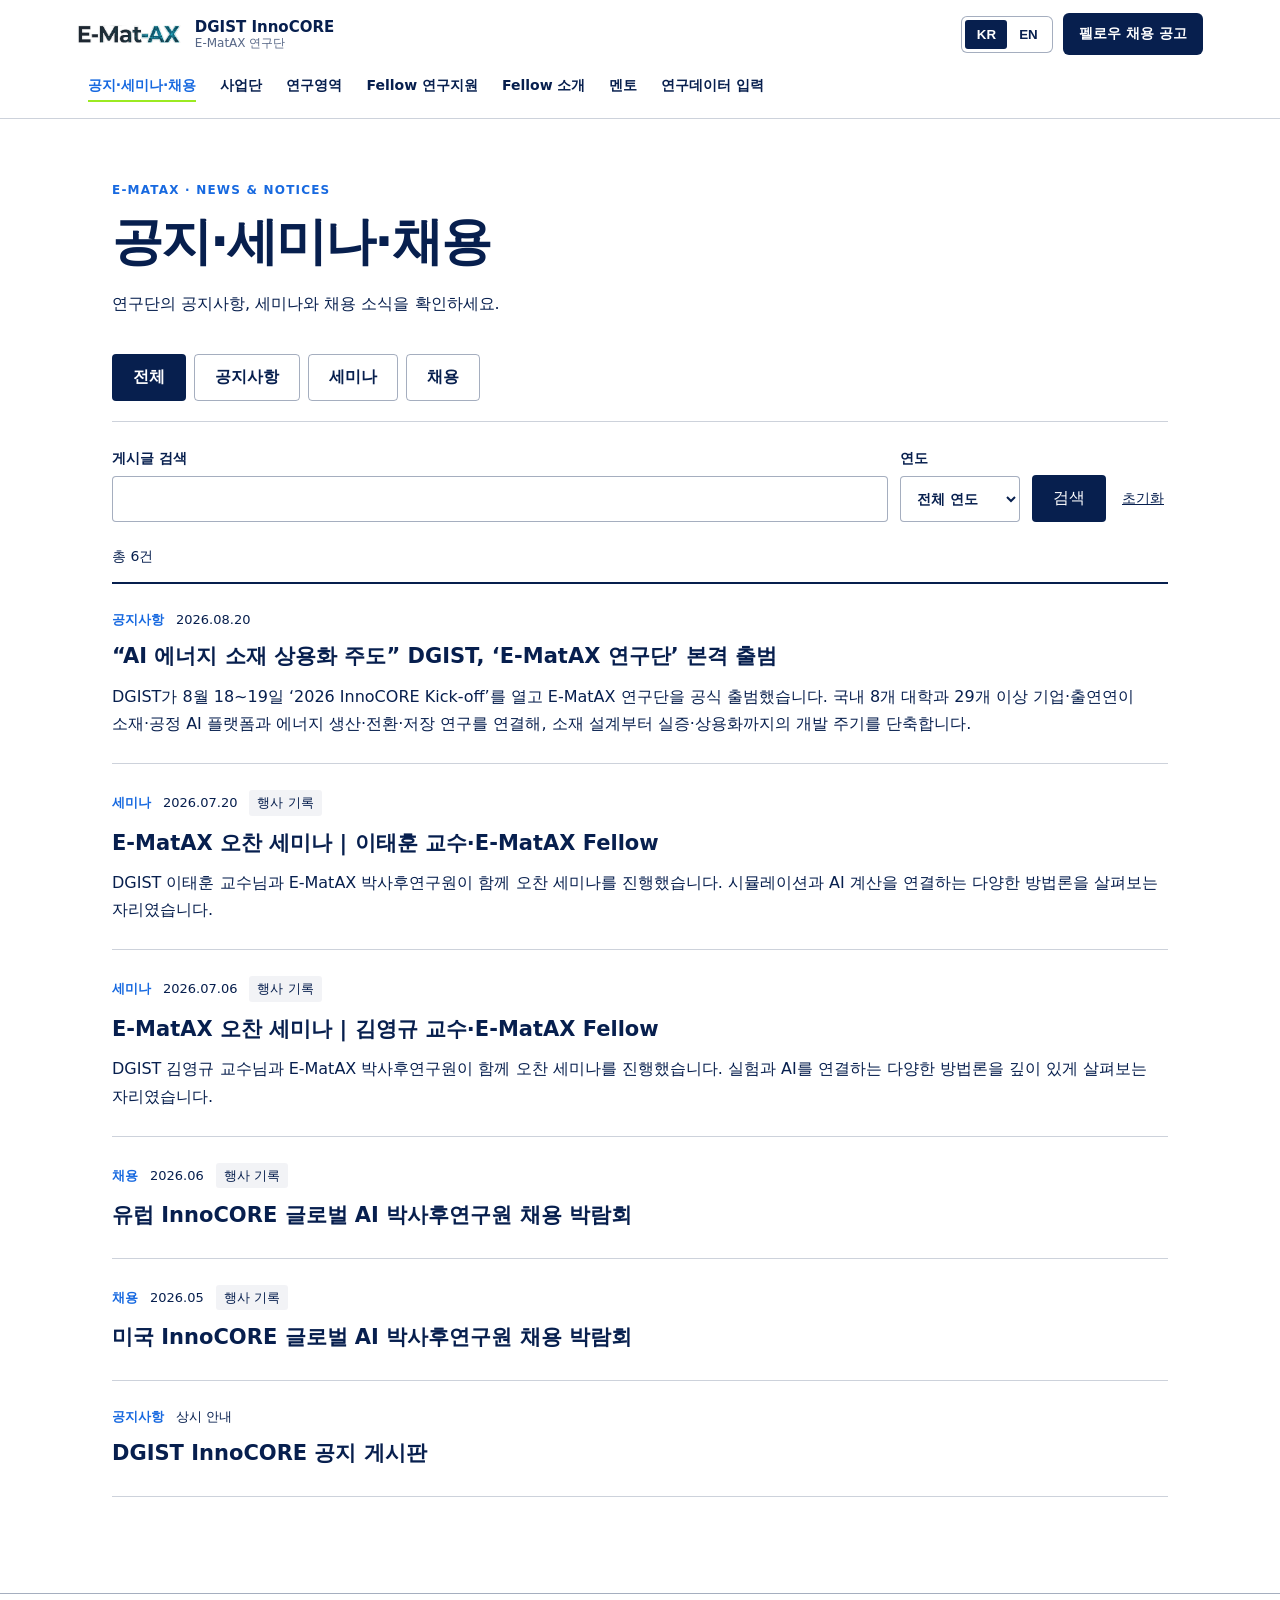
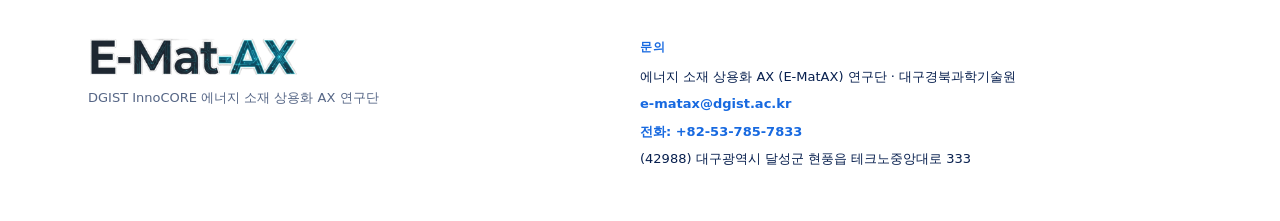
<file: boards.html>
<!doctype html>
<html lang="ko">
  <head>
    <meta charset="utf-8" />
    <meta name="viewport" content="width=device-width, initial-scale=1" />
    <meta name="description" content="DGIST InnoCORE E-MatAX 연구단의 공지사항, 세미나 기록과 채용 안내입니다." />
    <title>공지·세미나·채용 | E-MatAX</title>
    <link rel="icon" href="./assets/favicon.svg" type="image/svg+xml" />
    <link rel="stylesheet" href="./styles.css?v=20261102-mentor" />
    <link rel="stylesheet" href="./boards.css?v=20261102-mentor" />
  </head>
  <body>
    <a class="skip-link" href="#main">본문으로 바로가기</a>
    <header class="site-header">
      <a class="brand" href="./index.html" aria-label="DGIST InnoCORE E-MatAX 홈">
        <img src="./assets/ematax-logo.png" alt="" />
        <span><strong>DGIST InnoCORE</strong><em>E-MatAX 연구단</em></span>
      </a>
      <nav class="site-nav" aria-label="주요 메뉴"></nav>
      <div class="header-actions">
        <div class="lang-switch" role="group" aria-label="언어 선택">
          <button type="button" data-lang="ko" aria-pressed="true">KR</button>
          <button type="button" data-lang="en" aria-pressed="false">EN</button>
        </div>
        <a class="header-cta" href="https://www.innocore.or.kr/dgist/notice/sub01">펠로우 채용 공고</a>
      </div>
    </header>
    <main id="main" class="boards-page">
      <div class="boards-heading">
        <p class="eyebrow">E-MATAX · NEWS &amp; NOTICES</p>
        <h1 data-board-copy="title">공지·세미나·채용</h1>
        <p data-board-copy="lead">연구단의 공지사항, 세미나와 채용 소식을 확인하세요.</p>
      </div>
      <nav class="board-categories" aria-label="게시판 분류"></nav>
      <aside class="board-official" hidden>
        <p data-board-copy="officialNote"></p>
        <a href="https://www.innocore.or.kr/dgist/notice/sub01" data-board-copy="officialLink"></a>
      </aside>
      <section class="board-index" aria-label="게시글 목록">
        <form class="board-search" role="search">
          <label><span data-board-copy="searchLabel">게시글 검색</span><input type="search" name="q" maxlength="200" /></label>
          <label><span data-board-copy="yearLabel">연도</span><select name="year"></select></label>
          <button type="submit" data-board-copy="search">검색</button>
          <a class="board-reset" href="./boards.html" data-board-copy="reset">초기화</a>
        </form>
        <p class="board-results" role="status" aria-live="polite"></p>
        <div class="board-list"></div>
      </section>
      <article class="board-detail" hidden aria-labelledby="post-title"></article>
      <noscript>게시글 목록에는 JavaScript가 필요합니다. 공지·채용은 <a href="https://www.innocore.or.kr/dgist/notice/sub01">DGIST InnoCORE 공식 게시판</a>에서도 확인할 수 있습니다.</noscript>
    </main>
    <footer class="site-footer" id="contact">
      <div class="footer-identity"><img src="./assets/ematax-logo.png" alt="E-MatAX" /><p data-i18n="footerText">DGIST InnoCORE 에너지 소재 상용화 AX 연구단</p></div>
      <address class="footer-contact">
        <strong data-i18n="contactTitle">문의</strong>
        <span data-i18n="organization">에너지 소재 상용화 AX (E-MatAX) 연구단 · 대구경북과학기술원</span>
        <a href="mailto:e-matax@dgist.ac.kr">e-matax@dgist.ac.kr</a>
        <a href="tel:+82537857833" data-i18n="telephone">전화: +82-53-785-7833</a>
        <span data-i18n="address">(42988) 대구광역시 달성군 현풍읍 테크노중앙대로 333</span>
      </address>
    </footer>
    <script src="./site-i18n.js?v=20261102-mentor"></script>
    <script src="./content.js?v=20261102-mentor"></script>
    <script src="./boards.js?v=20261102-mentor"></script>
  </body>
</html>
</file>
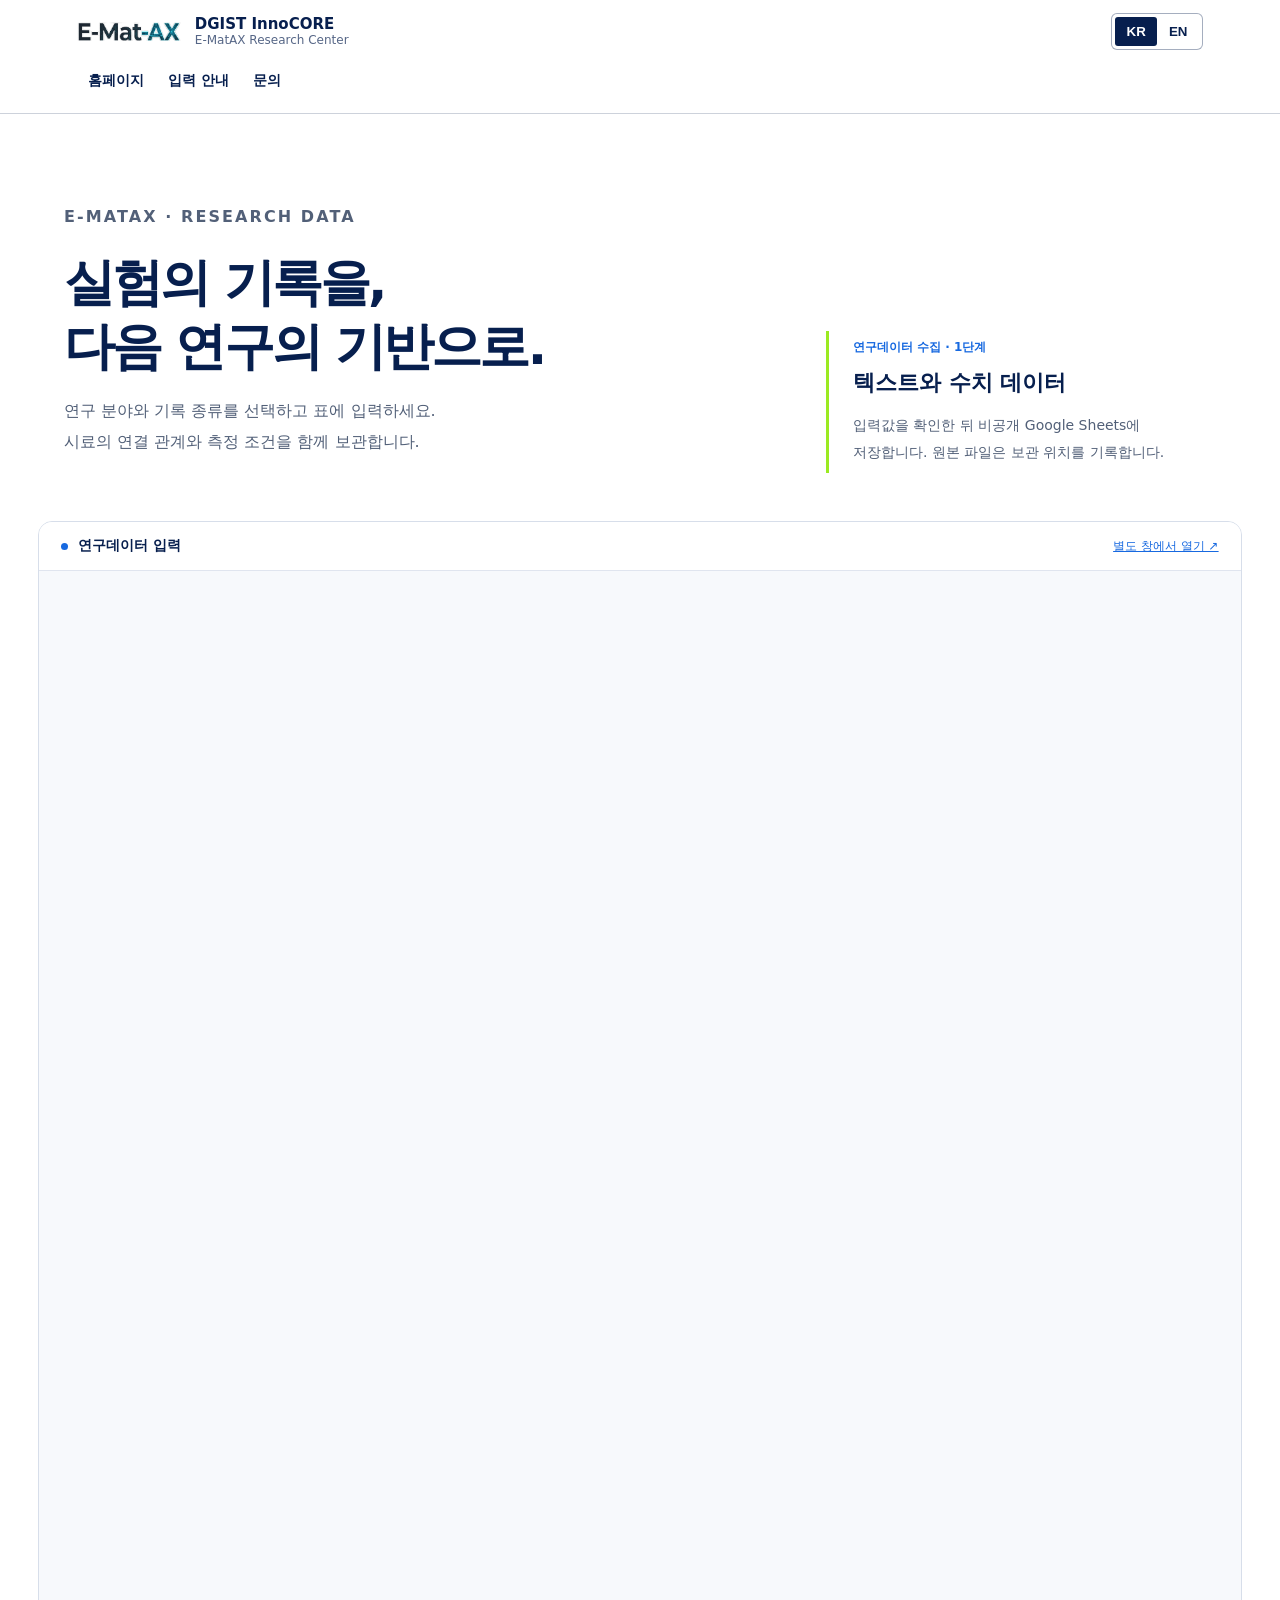
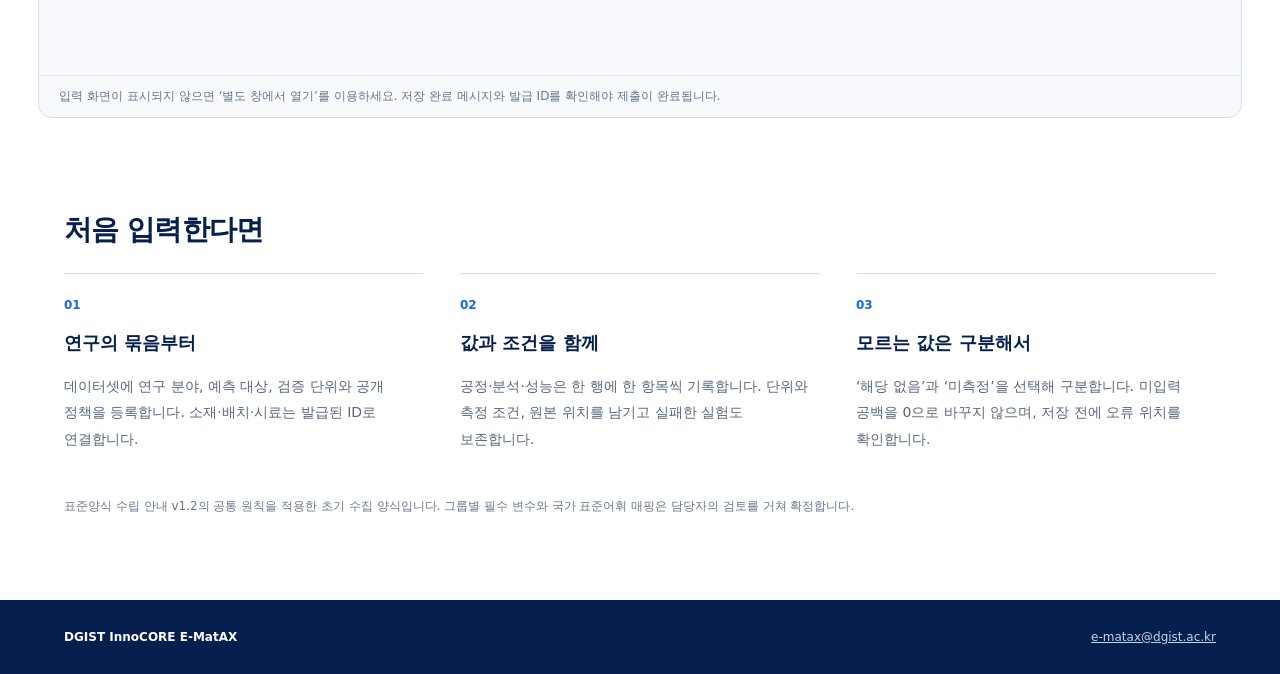
<file: data.html>
<!doctype html>
<html lang="ko">
<head>
<meta charset="utf-8"><meta name="viewport" content="width=device-width,initial-scale=1">
<title>연구데이터 입력 | E-MatAX</title>
<link rel="icon" href="./assets/favicon.svg" type="image/svg+xml">
<link rel="stylesheet" href="./styles.css?v=20260916-data">
<link rel="stylesheet" href="./data-portal/entry.css?v=20260916-data">
</head>
<body>
<a class="skip-link" href="#main">본문으로 바로가기</a>
<header class="site-header">
<a class="brand" href="./index.html"><img src="./assets/ematax-logo.png" alt=""><span><strong>DGIST InnoCORE</strong><em>E-MatAX Research Center</em></span></a>
<nav class="site-nav" aria-label="주요 메뉴"><a class="nav-link" href="./index.html" data-copy="home">홈페이지</a><a class="nav-link" href="#guide" data-copy="guide">입력 안내</a><a class="nav-link" href="mailto:e-matax@dgist.ac.kr" data-copy="contact">문의</a></nav>
<div class="header-actions"><div class="lang-switch" role="group" aria-label="Language"><button data-lang="ko" aria-pressed="true">KR</button><button data-lang="en" aria-pressed="false">EN</button></div></div>
</header>
<main id="main">
<section class="data-intro"><div><p class="data-eyebrow">E-MATAX · RESEARCH DATA</p><h1 data-copy="title">실험의 기록을,<br>다음 연구의 기반으로.</h1><p data-copy="lead">연구 분야와 기록 종류를 선택하고 표에 입력하세요.<br>시료의 연결 관계와 측정 조건을 함께 보관합니다.</p></div><div class="data-scope"><span data-copy="phase">연구데이터 수집 · 1단계</span><strong data-copy="scope">텍스트와 수치 데이터</strong><p data-copy="scopeNote">입력값을 확인한 뒤 비공개 Google Sheets에 저장합니다. 원본 파일은 보관 위치를 기록합니다.</p></div></section>
<section class="portal-frame-section" aria-label="연구데이터 입력"><div class="frame-top"><span class="status-dot"></span><strong data-copy="workspace">연구데이터 입력</strong><a id="open-portal" hidden target="_blank" rel="noopener" data-copy="open">별도 창에서 열기 ↗</a></div><div id="portal-loading" role="status" data-copy="loading">입력 화면을 연결하고 있습니다.</div><iframe id="portal-frame" title="E-MatAX 연구데이터 입력" hidden allow="clipboard-write" referrerpolicy="strict-origin-when-cross-origin"></iframe><p class="frame-note" data-copy="frameNote">입력 화면이 표시되지 않으면 ‘별도 창에서 열기’를 이용하세요. 저장 완료 메시지와 발급 ID를 확인해야 제출이 완료됩니다.</p></section>
<section class="data-guide" id="guide"><h2 data-copy="guideTitle">처음 입력한다면</h2><div class="guide-grid"><article><span>01</span><h3 data-copy="g1Title">연구의 묶음부터</h3><p data-copy="g1">데이터셋에 연구 분야, 예측 대상, 검증 단위와 공개 정책을 등록합니다. 소재·배치·시료는 발급된 ID로 연결합니다.</p></article><article><span>02</span><h3 data-copy="g2Title">값과 조건을 함께</h3><p data-copy="g2">공정·분석·성능은 한 행에 한 항목씩 기록합니다. 단위와 측정 조건, 원본 위치를 남기고 실패한 실험도 보존합니다.</p></article><article><span>03</span><h3 data-copy="g3Title">모르는 값은 구분해서</h3><p data-copy="g3">‘해당 없음’과 ‘미측정’을 선택해 구분합니다. 미입력 공백을 0으로 바꾸지 않으며, 저장 전에 오류 위치를 확인합니다.</p></article></div><p class="guide-footnote" data-copy="guideNote">표준양식 수립 안내 v1.2의 공통 원칙을 적용한 초기 수집 양식입니다. 그룹별 필수 변수와 국가 표준어휘 매핑은 담당자의 검토를 거쳐 확정합니다.</p></section>
</main>
<footer class="data-footer"><strong>DGIST InnoCORE E-MatAX</strong><a href="mailto:e-matax@dgist.ac.kr">e-matax@dgist.ac.kr</a></footer>
<script src="./data-portal/config.js?v=20260916-data"></script><script src="./data-portal/entry.js?v=20260916-data"></script>
</body></html>
</file>
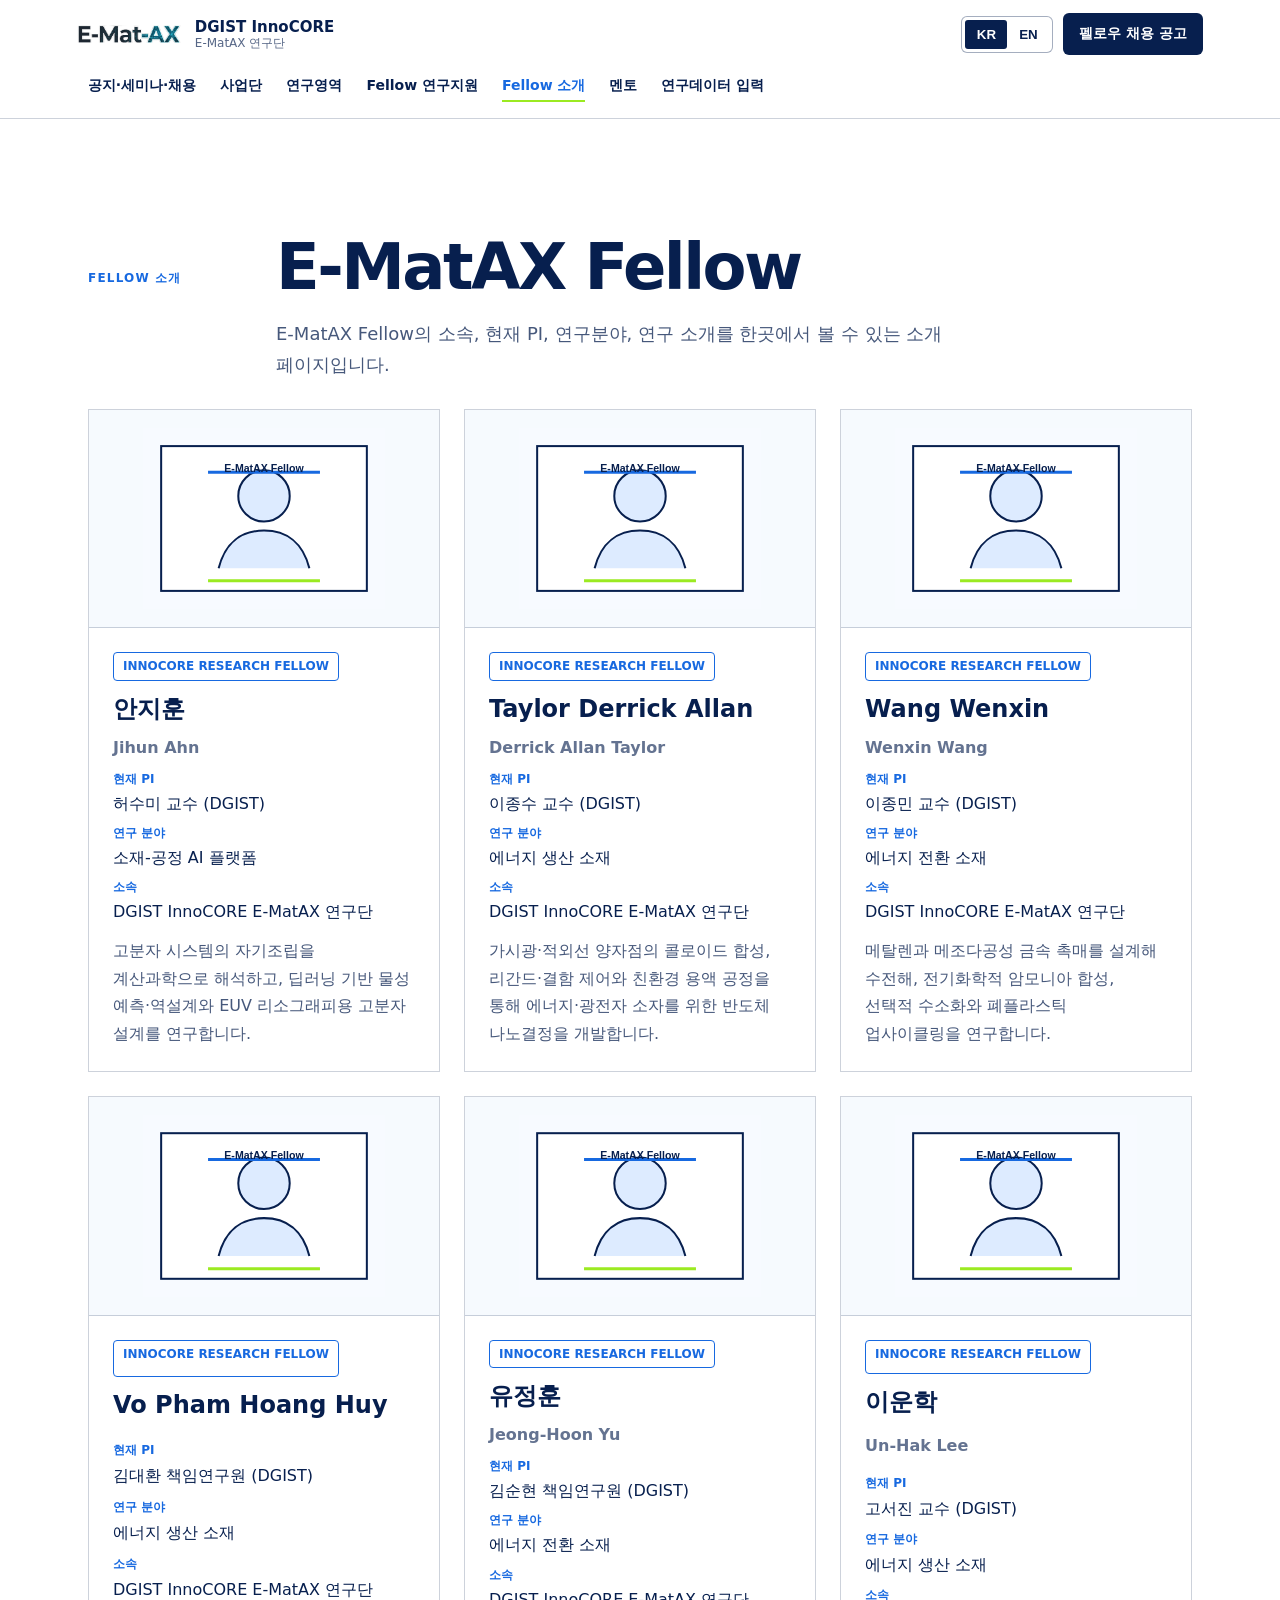
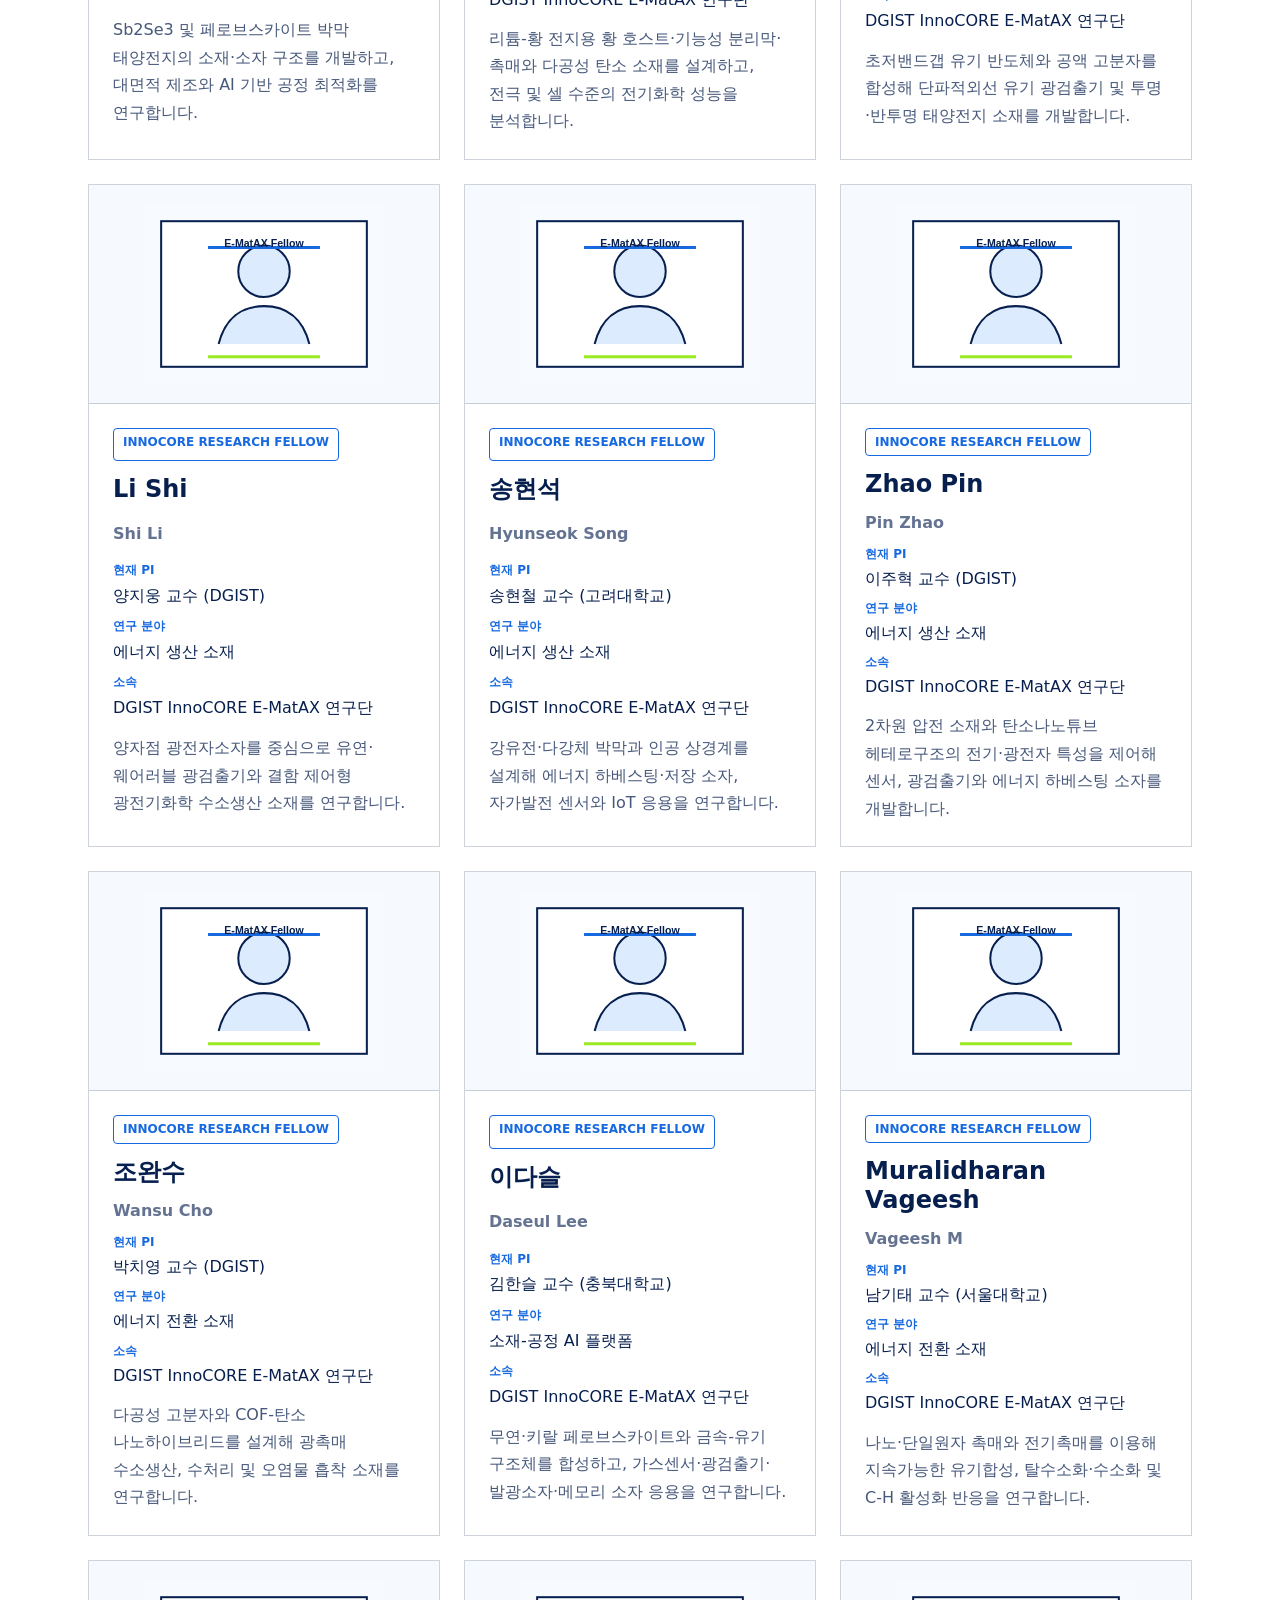
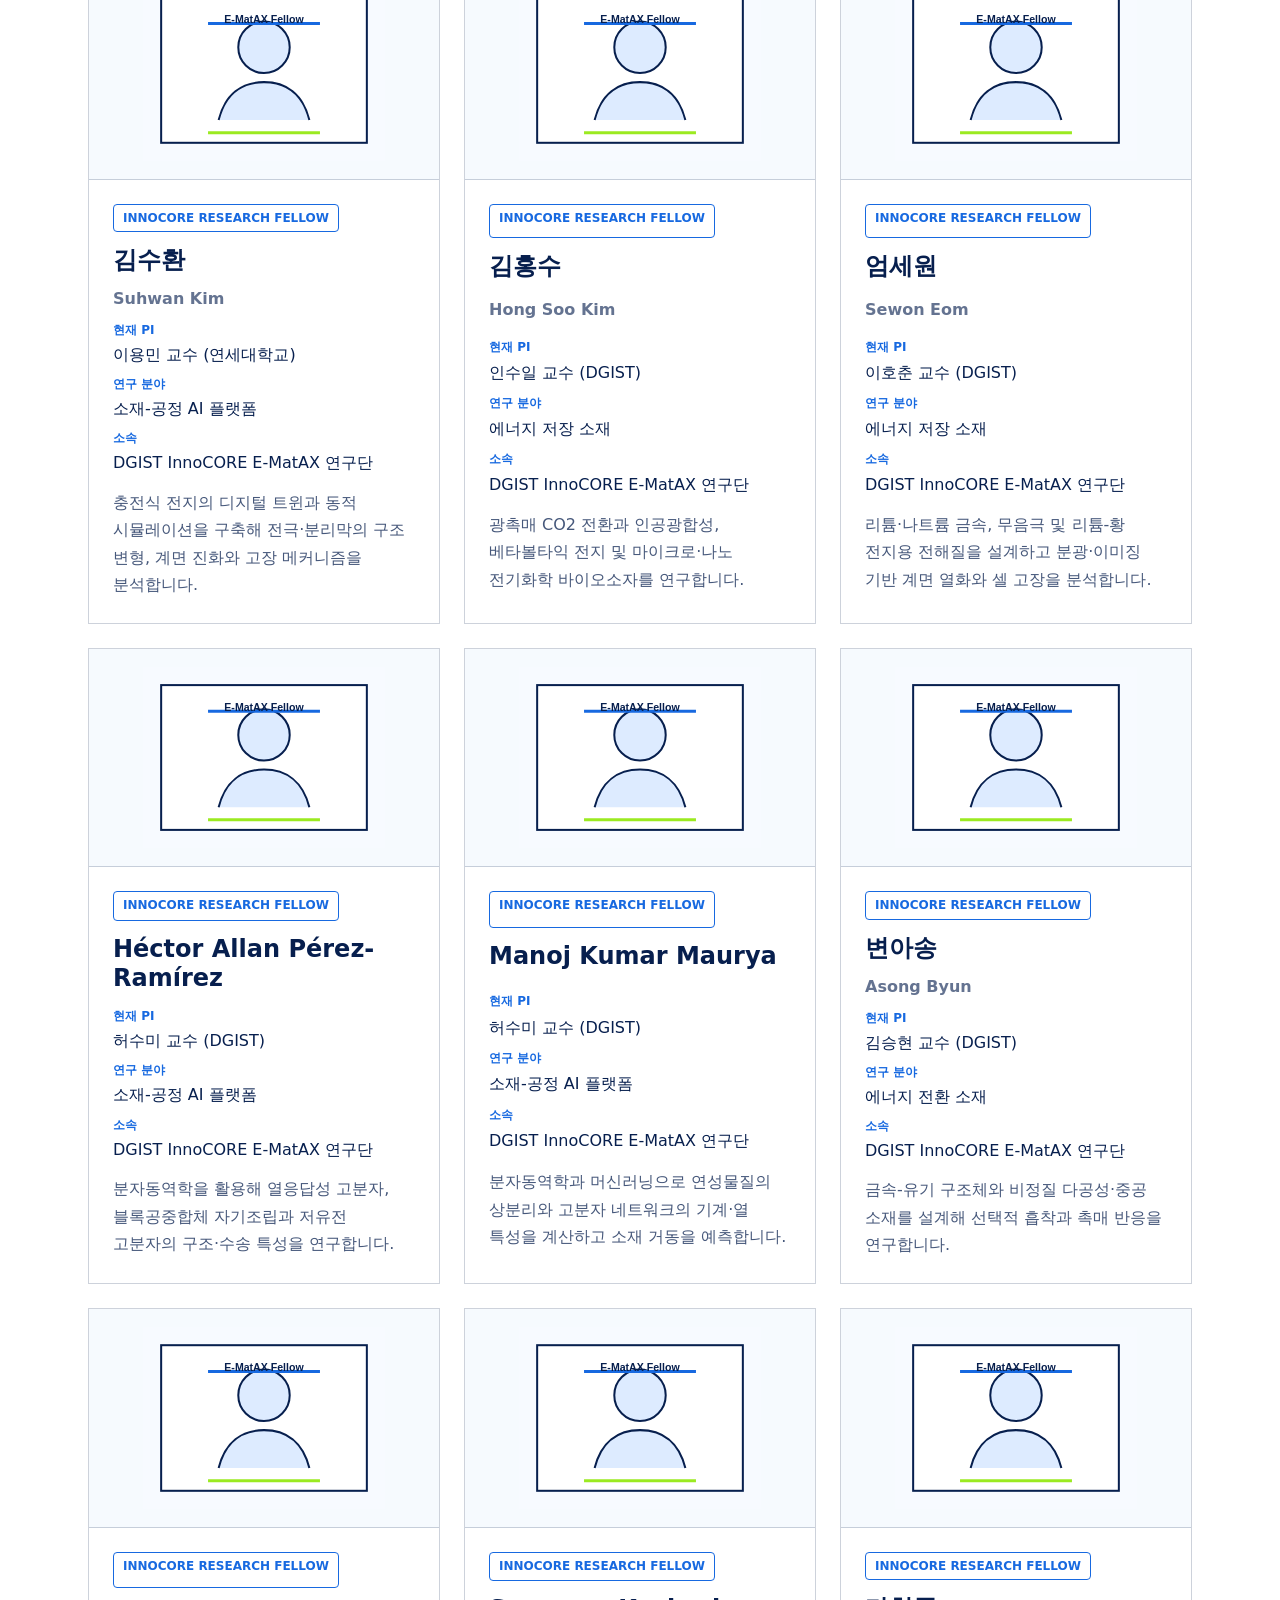
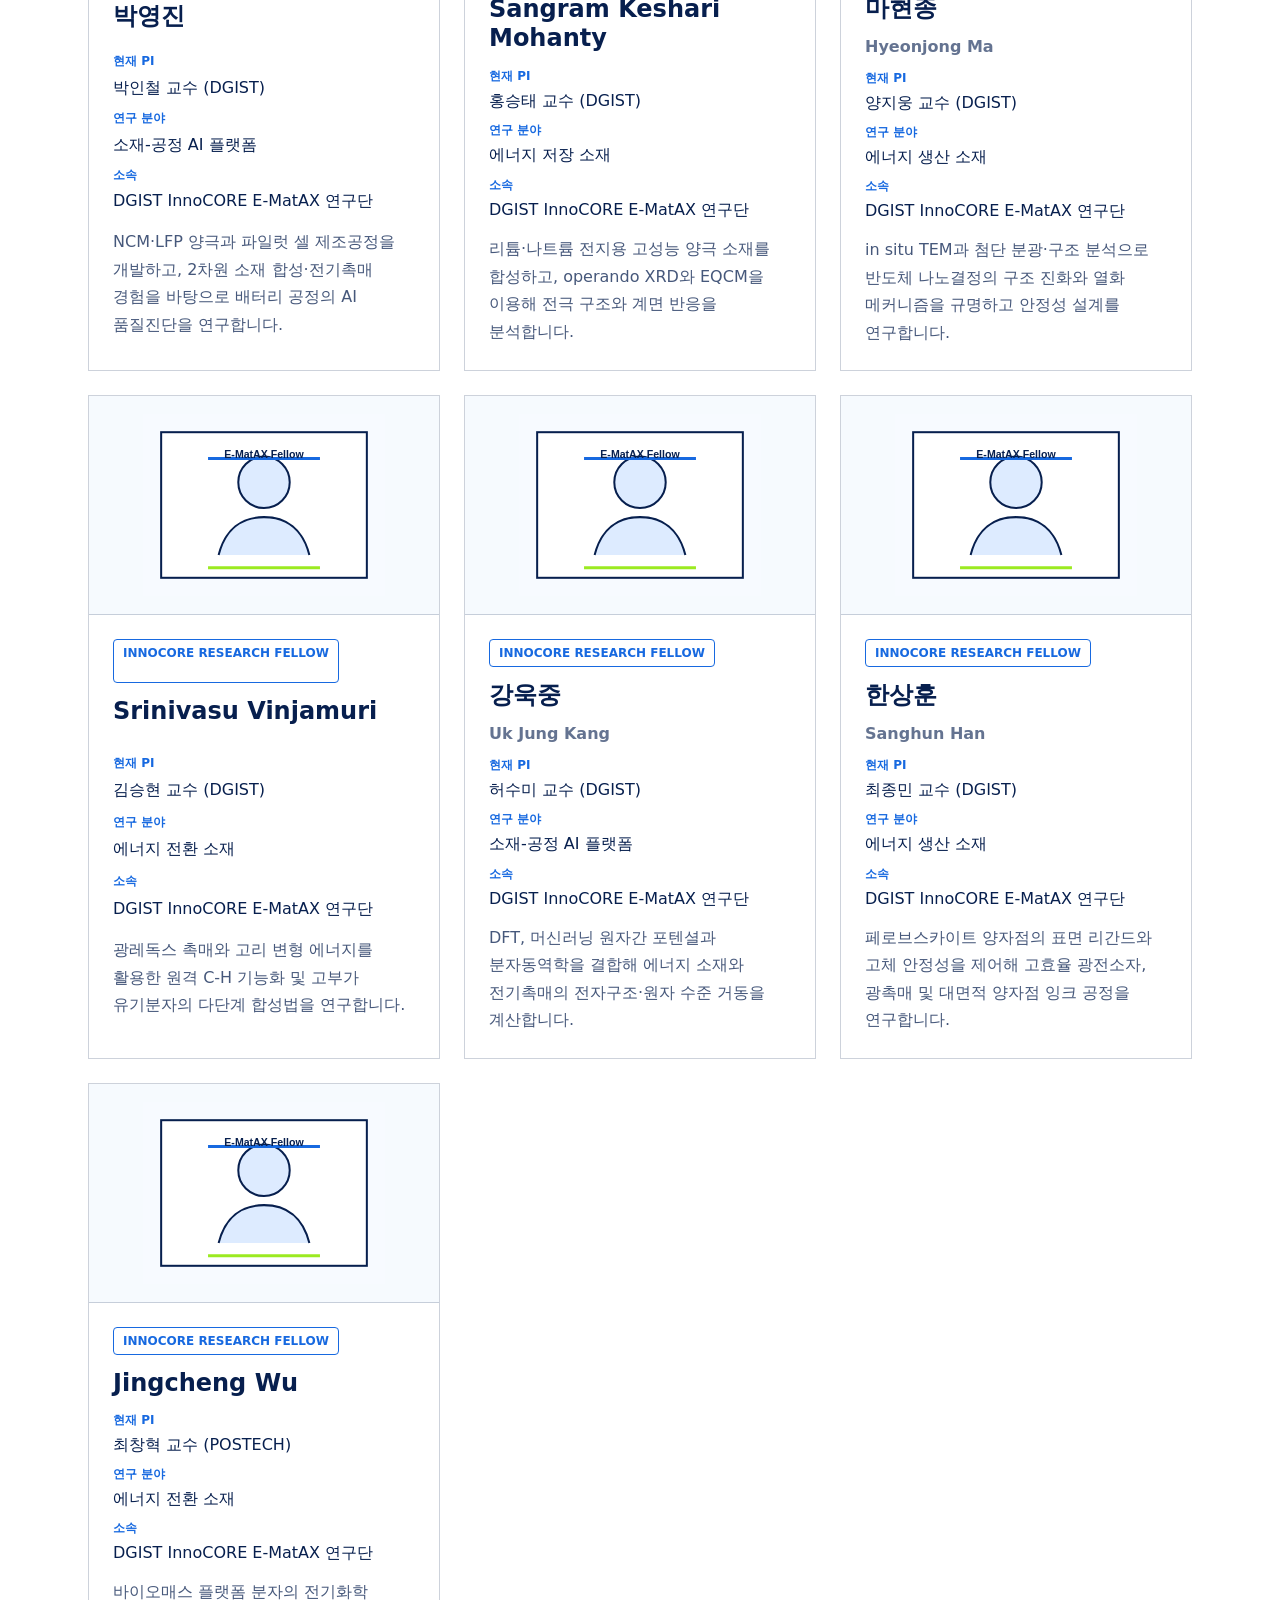
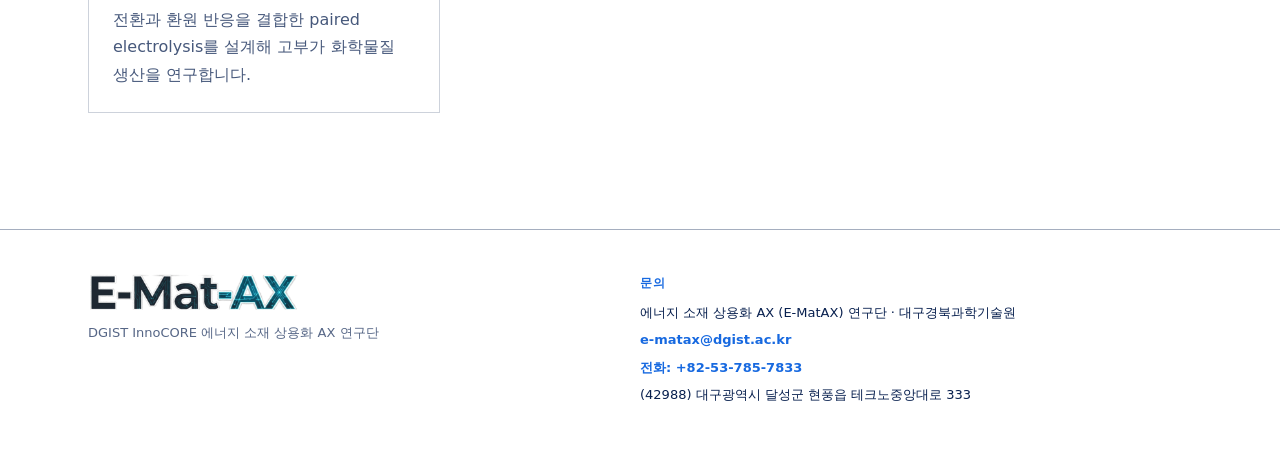
<file: fellows.html>
<!doctype html>
<html lang="ko">
  <head>
    <meta charset="utf-8" />
    <meta name="viewport" content="width=device-width, initial-scale=1" />
    <title>E-MatAX Fellows</title>
    <link rel="icon" href="./assets/favicon.svg" type="image/svg+xml" />
    <link rel="stylesheet" href="./styles.css?v=20261102-mentor" />
  </head>
  <body>
    <a class="skip-link" href="#main">본문으로 바로가기</a>

    <header class="site-header" data-elevated="false">
      <a class="brand" href="./index.html#top" aria-label="DGIST InnoCORE E-MatAX home">
        <img src="./assets/ematax-logo.png" alt="" />
        <span>
          <strong>DGIST InnoCORE</strong>
          <em>E-MatAX Research Center</em>
        </span>
      </a>
      <nav class="site-nav" aria-label="주요 메뉴">
        <a class="nav-link" href="https://www.innocore.or.kr/dgist/notice/sub01">펠로우 채용 공고</a>
        <a class="nav-link" href="./index.html#about">사업단</a>
        <a class="nav-link" href="./index.html#research">연구영역</a>
        <a class="nav-link" href="./index.html#fellows">Fellow 연구지원</a>
        <a class="nav-link" href="./fellows.html" aria-current="page">Fellow 소개</a>
        <a class="nav-link" href="./index.html#mentors">멘토</a>
      </nav>
      <div class="header-actions">
        <div class="lang-switch" role="group" aria-label="Language">
          <button type="button" data-lang="ko" aria-pressed="true">KR</button>
          <button type="button" data-lang="en" aria-pressed="false">EN</button>
        </div>
        <a class="header-cta" href="https://www.innocore.or.kr/dgist/notice/sub01">펠로우 채용 공고</a>
      </div>
    </header>

    <main id="main" class="fellow-page">
      <section class="content-band fellow-directory-band" aria-labelledby="fellow-page-title">
        <div class="fellow-directory">
          <div class="fellow-directory-hero">
            <p class="eyebrow" data-field="fellowPageKicker"></p>
            <h1 id="fellow-page-title" data-field="fellowPageTitle"></h1>
            <p data-field="fellowPageLead"></p>
          </div>
          <div class="fellow-list"></div>
        </div>
      </section>
    </main>

    <footer class="site-footer" id="contact">
      <div class="footer-identity">
        <img src="./assets/ematax-logo.png" alt="E-MatAX" />
        <p data-i18n="footerText">DGIST InnoCORE 에너지 소재 상용화 AX 연구단</p>
      </div>
      <address class="footer-contact">
        <strong data-i18n="contactTitle">문의</strong>
        <span data-i18n="organization">에너지 소재 상용화 AX (E-MatAX) 연구단 · 대구경북과학기술원</span>
        <a href="mailto:e-matax@dgist.ac.kr">e-matax@dgist.ac.kr</a>
        <a href="tel:+82537857833" data-i18n="telephone">전화: +82-53-785-7833</a>
        <span data-i18n="address">(42988) 대구광역시 달성군 현풍읍 테크노중앙대로 333</span>
      </address>
    </footer>

    <script src="./site-i18n.js?v=20261102-mentor"></script>
    <script src="./content.js?v=20261102-mentor"></script>
    <script src="./fellows.js?v=20261102-mentor"></script>
  </body>
</html>
</file>
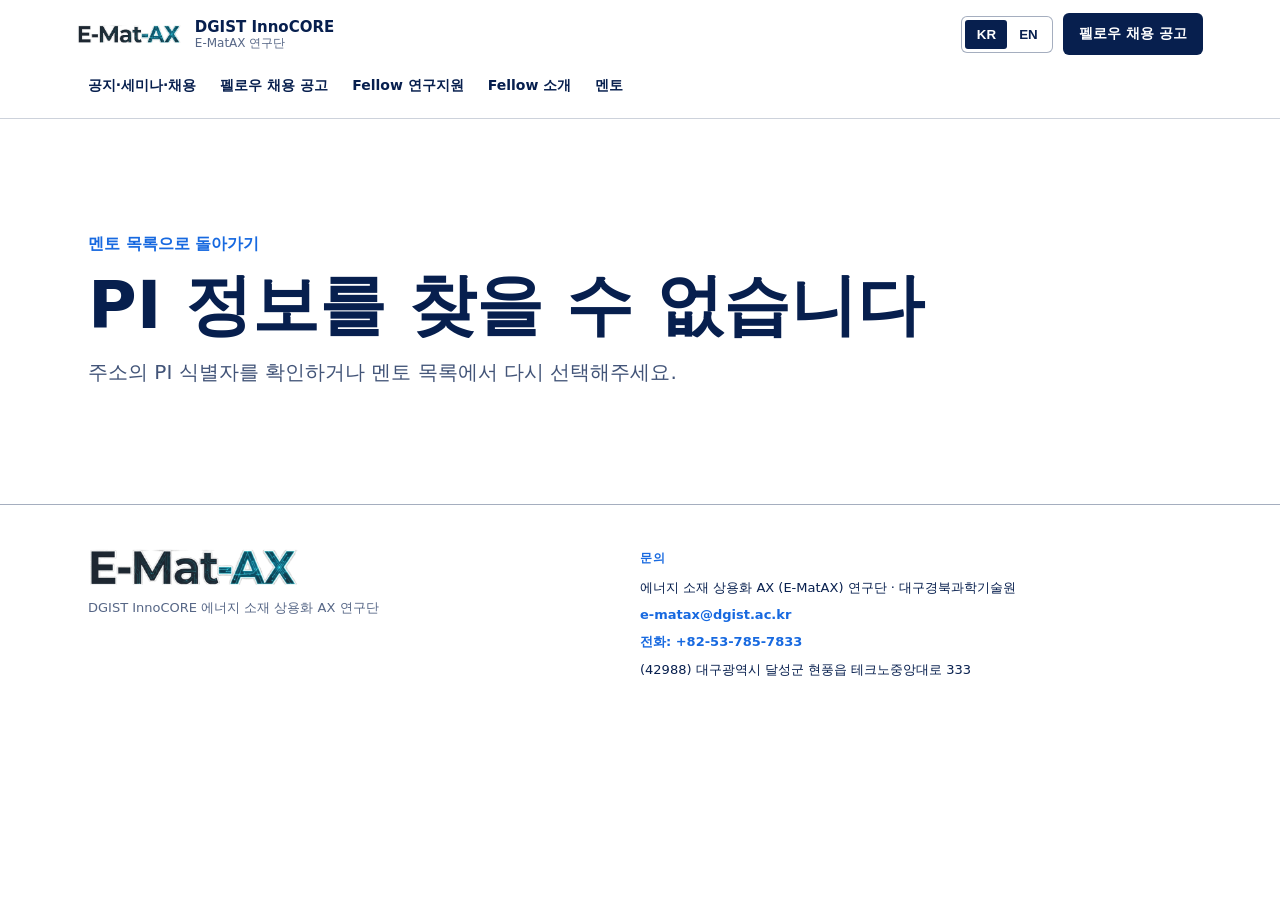
<file: pi.html>
<!doctype html>
<html lang="ko">
  <head>
    <meta charset="utf-8" />
    <meta name="viewport" content="width=device-width, initial-scale=1" />
    <title>E-MatAX Fellow Opening</title>
    <link rel="icon" href="./assets/favicon.svg" type="image/svg+xml" />
    <link rel="stylesheet" href="./styles.css?v=20261102-mentor" />
  </head>
  <body>
    <a class="skip-link" href="#main">본문으로 바로가기</a>

    <header class="site-header" data-elevated="false">
      <a class="brand" href="./index.html#top" aria-label="DGIST InnoCORE E-MatAX home">
        <img src="./assets/ematax-logo.png" alt="" />
        <span>
          <strong>DGIST InnoCORE</strong>
          <em>E-MatAX Research Center</em>
        </span>
      </a>
      <nav class="site-nav" aria-label="주요 메뉴">
        <a class="nav-link" href="./boards.html" data-i18n="boards">공지·세미나·채용</a>
        <a class="nav-link" href="https://www.innocore.or.kr/dgist/notice/sub01">펠로우 채용 공고</a>
        <a class="nav-link" href="./index.html#fellows">Fellow 연구지원</a>
        <a class="nav-link" href="./fellows.html">Fellow 소개</a>
        <a class="nav-link" href="./index.html#mentors">멘토</a>
      </nav>
      <div class="header-actions">
        <div class="lang-switch" role="group" aria-label="Language">
          <button type="button" data-lang="ko" aria-pressed="true">KR</button>
          <button type="button" data-lang="en" aria-pressed="false">EN</button>
        </div>
        <a class="header-cta" href="https://www.innocore.or.kr/dgist/notice/sub01">펠로우 채용 공고</a>
      </div>
    </header>

    <main id="main" class="pi-page">
      <section class="content-band pi-detail-band" aria-labelledby="pi-title">
        <div class="pi-detail"></div>
      </section>
    </main>

    <footer class="site-footer" id="contact">
      <div class="footer-identity">
        <img src="./assets/ematax-logo.png" alt="E-MatAX" />
        <p data-i18n="footerText">DGIST InnoCORE 에너지 소재 상용화 AX 연구단</p>
      </div>
      <address class="footer-contact">
        <strong data-i18n="contactTitle">문의</strong>
        <span data-i18n="organization">에너지 소재 상용화 AX (E-MatAX) 연구단 · 대구경북과학기술원</span>
        <a href="mailto:e-matax@dgist.ac.kr">e-matax@dgist.ac.kr</a>
        <a href="tel:+82537857833" data-i18n="telephone">전화: +82-53-785-7833</a>
        <span data-i18n="address">(42988) 대구광역시 달성군 현풍읍 테크노중앙대로 333</span>
      </address>
    </footer>

    <script src="./site-i18n.js?v=20261102-mentor"></script>
    <script src="./content.js?v=20261102-mentor"></script>
    <script src="./pi.js?v=20261102-mentor"></script>
  </body>
</html>
</file>
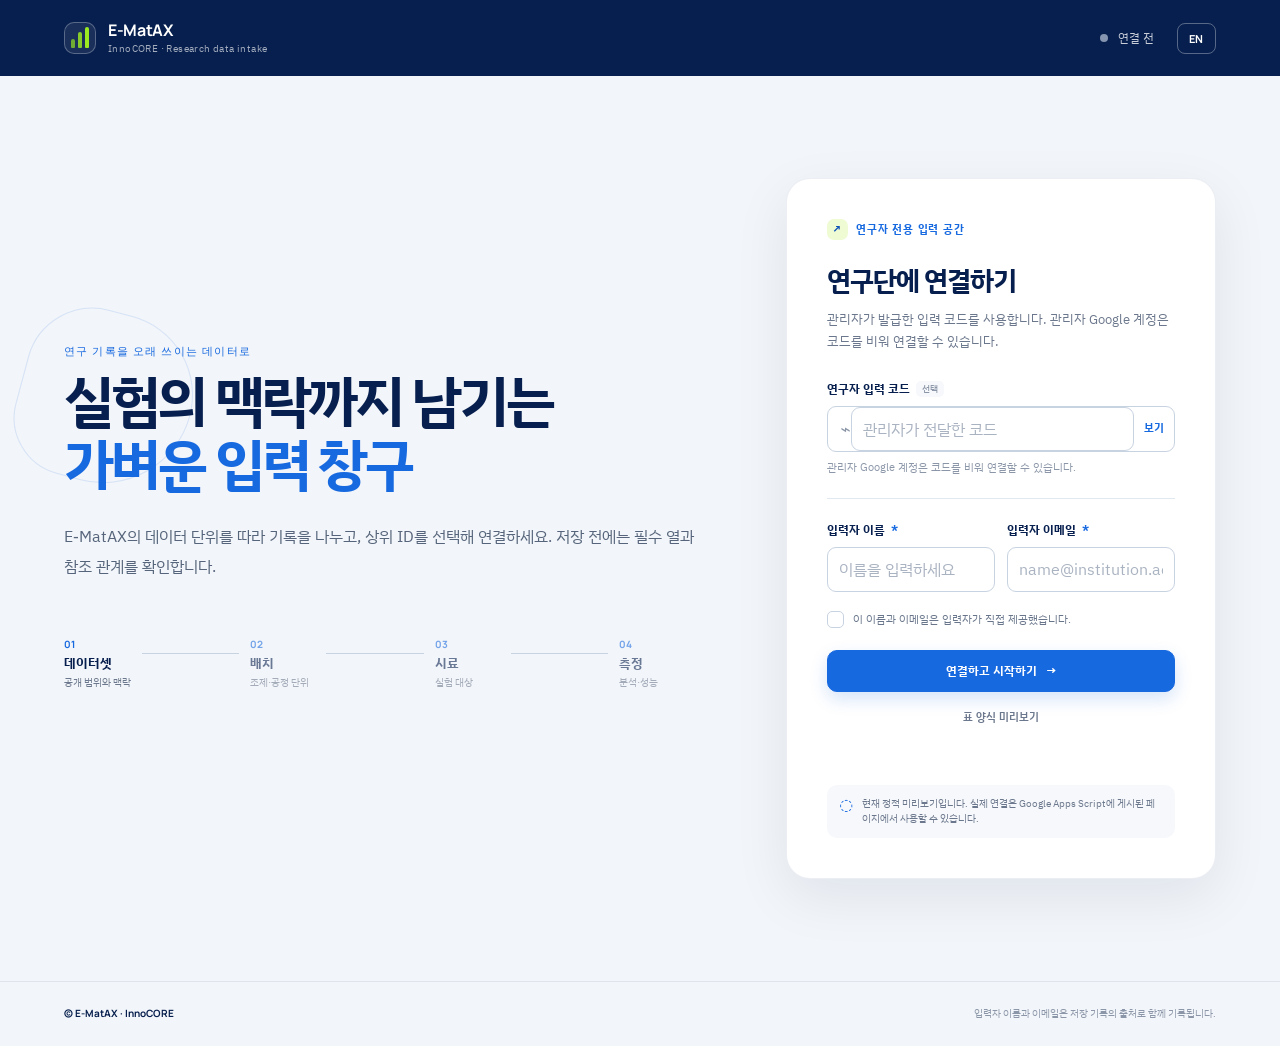
<file: data-portal/portal.html>
<!doctype html>
<html lang="ko">
<head>
  <meta charset="utf-8">
  <meta name="viewport" content="width=device-width, initial-scale=1">
  <meta name="theme-color" content="#071f4e">
  <meta name="description" content="E-MatAX 연구데이터 입력 창구">
  <title>E-MatAX 연구데이터 입력</title>
  <link rel="preconnect" href="https://fonts.googleapis.com">
  <link rel="preconnect" href="https://fonts.gstatic.com" crossorigin>
  <link href="https://fonts.googleapis.com/css2?family=IBM+Plex+Sans+KR:wght@400;500;600;700&family=Manrope:wght@500;600;700;800&display=swap" rel="stylesheet">
  <link rel="stylesheet" href="portal.css">
</head>
<body>
  <div class="app-shell" id="appShell">
    <header class="topbar">
      <a class="brand" href="https://emdplab.github.io/InnoCORE_EMatAX/" target="_top" aria-label="E-MatAX 홈">
        <span class="brand-mark" aria-hidden="true"><span></span><span></span><span></span></span>
        <span class="brand-copy">
          <strong>E-MatAX</strong>
          <small>InnoCORE · Research data intake</small>
        </span>
      </a>
      <div class="topbar-actions">
        <span class="connection-dot is-off" id="connectionDot" aria-hidden="true"></span>
        <span class="connection-label" id="connectionLabel" data-i18n="previewMode">미리보기 모드</span>
        <button class="language-toggle" id="languageToggle" type="button" aria-label="English로 전환">EN</button>
      </div>
    </header>

    <main>
      <section class="welcome" id="welcomeView" aria-labelledby="welcomeTitle">
        <div class="welcome-copy">
          <p class="eyebrow" data-i18n="eyebrow">연구 기록을 오래 쓰이는 데이터로</p>
          <h1 id="welcomeTitle" data-i18n="welcomeTitle">실험의 맥락까지 남기는<br><em>가벼운 입력 창구</em></h1>
          <p class="welcome-lede" data-i18n="welcomeLede">E‑MatAX의 데이터 단위를 따라 기록을 나누고, 상위 ID를 선택해 연결하세요. 저장 전에는 필수 열과 참조 관계를 확인합니다.</p>
          <div class="flow-rail" aria-label="데이터 흐름">
            <div class="flow-step is-current"><span>01</span><b data-i18n="flowDataset">데이터셋</b><small data-i18n="flowDatasetNote">공개 범위와 맥락</small></div>
            <i aria-hidden="true"></i>
            <div class="flow-step"><span>02</span><b data-i18n="flowBatch">배치</b><small data-i18n="flowBatchNote">조제·공정 단위</small></div>
            <i aria-hidden="true"></i>
            <div class="flow-step"><span>03</span><b data-i18n="flowSpecimen">시료</b><small data-i18n="flowSpecimenNote">실험 대상</small></div>
            <i aria-hidden="true"></i>
            <div class="flow-step"><span>04</span><b data-i18n="flowMeasurement">측정</b><small data-i18n="flowMeasurementNote">분석·성능</small></div>
          </div>
        </div>

        <div class="auth-card" aria-labelledby="authTitle">
          <div class="card-kicker"><span class="signal-icon" aria-hidden="true">↗</span><span data-i18n="secureWorkspace">초대형 연구 워크스페이스</span></div>
          <h2 id="authTitle" data-i18n="authTitle">연구단에 연결하기</h2>
          <p class="muted" data-i18n="authDescription">관리자가 발급한 입력 코드를 사용합니다. 관리자 Google 계정은 코드를 비워 연결할 수 있습니다.</p>

          <form id="connectForm" novalidate>
            <label class="field-label" for="inviteToken"><span data-i18n="inviteCode">연구자 입력 코드</span><span class="optional-tag" data-i18n="optional">선택</span></label>
            <div class="input-with-icon">
              <span aria-hidden="true">⌁</span>
              <input id="inviteToken" name="token" type="password" autocomplete="off" spellcheck="false" data-i18n-placeholder="invitePlaceholder" placeholder="관리자가 전달한 코드" aria-describedby="inviteHelp">
              <button class="reveal-button" type="button" id="revealToken" aria-label="코드 표시">보기</button>
            </div>
            <p class="field-help" id="inviteHelp" data-i18n="inviteHelp">관리자 Google 계정은 코드를 비워 연결할 수 있습니다.</p>

            <div class="form-divider"></div>
            <div class="two-fields">
              <div>
                <label class="field-label" for="contributorName"><span data-i18n="contributorName">입력자 이름</span><span class="required-mark">*</span></label>
                <input id="contributorName" name="name" type="text" autocomplete="name" required data-i18n-placeholder="namePlaceholder" placeholder="이름을 입력하세요">
              </div>
              <div>
                <label class="field-label" for="contributorEmail"><span data-i18n="contributorEmail">입력자 이메일</span><span class="required-mark">*</span></label>
                <input id="contributorEmail" name="email" type="email" autocomplete="email" required data-i18n-placeholder="emailPlaceholder" placeholder="name@institution.ac.kr">
              </div>
            </div>
            <label class="consent-line" for="selfReported">
              <input id="selfReported" type="checkbox" required>
              <span class="custom-check" aria-hidden="true"></span>
              <span data-i18n="selfReported">이 이름과 이메일은 입력자가 직접 제공했습니다.</span>
            </label>
            <button class="primary-button full-width" id="connectButton" type="submit"><span data-i18n="connect">연결하고 시작하기</span><span aria-hidden="true">→</span></button>
            <button class="preview-button" id="previewButton" type="button" data-i18n="openPreview">표 양식 미리보기</button>
            <p class="form-status" id="connectStatus" role="status" aria-live="polite"></p>
          </form>
          <div class="preview-notice" id="previewNotice">
            <span class="notice-icon" aria-hidden="true">◌</span>
            <span data-i18n="previewNotice">현재 정적 미리보기입니다. 실제 연결은 Google Apps Script에 게시된 페이지에서 사용할 수 있습니다.</span>
          </div>
        </div>
      </section>

      <section class="workspace" id="workspaceView" hidden aria-label="연구 데이터 입력 워크스페이스">
        <div class="workspace-head">
          <div>
            <p class="eyebrow" data-i18n="workspaceEyebrow">내 연구 워크스페이스</p>
            <h1><span data-i18n="workspaceTitle">데이터를 차곡차곡 쌓아 보세요</span><span class="group-badge" id="groupBadge">—</span></h1>
            <p class="workspace-lede" data-i18n="workspaceLede">각 행은 하나의 관측 단위입니다. 상위 기록을 먼저 만들면 이후 입력에서 선택할 수 있습니다.</p>
          </div>
          <div class="workspace-actions">
            <button class="quiet-button" id="downloadDraftButton" type="button"><span aria-hidden="true">↓</span><span data-i18n="downloadDraft">초안 내려받기</span></button>
            <button class="quiet-button" id="loadDraftButton" type="button"><span aria-hidden="true">↑</span><span data-i18n="loadDraft">초안 불러오기</span></button>
            <input id="draftFileInput" type="file" accept="application/json,.json" hidden>
            <button class="logout-button" id="logoutButton" type="button" data-i18n="exit">나가기</button>
          </div>
        </div>

        <div class="workspace-statusbar">
          <div class="connected-person"><span class="person-avatar" id="personAvatar">—</span><span><b id="connectedName">—</b><small id="connectedEmail">—</small></span></div>
          <div class="statusbar-meta"><span class="live-pill"><i></i><span data-i18n="connected">연결됨</span></span><span class="schema-version" id="schemaVersionLabel">Schema —</span></div>
        </div>

        <div class="workspace-grid">
          <aside class="table-sidebar" aria-label="데이터 종류">
            <div class="sidebar-heading"><div><p class="eyebrow" data-i18n="tableNavigator">TABLE NAVIGATOR</p><h2 data-i18n="tableNavigatorTitle">기록 종류</h2></div><span class="sidebar-count" id="tableCount">8</span></div>
            <p class="sidebar-instruction" data-i18n="tableNavigatorHelp">한 종류씩 입력하고 저장합니다. 필요한 상위 기록은 먼저 만들어 주세요.</p>
            <nav id="tableNav" class="table-nav"></nav>
            <div class="sidebar-callout"><span aria-hidden="true">✦</span><p><b data-i18n="tipTitle">좋은 기록의 기준</b><br><span data-i18n="tipBody">나중에 다른 사람이 같은 실험을 이해할 수 있도록 조건과 단위를 함께 남겨 주세요.</span></p></div>
          </aside>

          <section class="data-panel" aria-labelledby="tableTitle">
            <div class="data-panel-head">
              <div class="table-title-block"><div class="table-icon" id="tableIcon" aria-hidden="true">◈</div><div><p class="eyebrow" id="tableEyebrow">DATASET</p><h2 id="tableTitle">데이터셋</h2><p id="tableMeaning" class="table-meaning">하나의 연구 데이터 묶음과 공개 정책</p></div></div>
              <div class="table-head-actions"><span class="row-count" id="rowCount">0 rows</span><button class="outline-button" id="toggleOptionalButton" type="button"><span aria-hidden="true">＋</span><span data-i18n="showOptional">권장 열 보기</span></button></div>
            </div>

            <div class="dataset-context" id="datasetContext">
              <div class="context-copy"><span class="context-icon" aria-hidden="true">↳</span><div><b data-i18n="datasetContextTitle">현재 데이터셋</b><small data-i18n="datasetContextHelp">이 표에 입력하는 행에 공통으로 적용할 상위 데이터셋을 선택하세요.</small></div></div>
              <div class="context-control"><label for="datasetSelect" class="sr-only" data-i18n="datasetSelectLabel">데이터셋 선택</label><select id="datasetSelect"><option value="" data-i18n="noDatasetSelected">선택하지 않음</option></select><button type="button" id="createDatasetButton" class="context-create"><span aria-hidden="true">＋</span><span data-i18n="createDataset">새 데이터셋 만들기</span></button></div>
            </div>

            <div class="reference-strip" id="referenceStrip" hidden></div>
            <div class="grid-help-row">
              <p><span class="help-bullet" aria-hidden="true">i</span><span data-i18n="gridHelp">셀을 클릭해 입력하세요. Excel에서 복사한 표는 선택한 셀부터 붙여넣을 수 있습니다.</span></p>
              <p class="missing-guide"><span data-i18n="missingGuideLabel">결측 표기</span><button type="button" class="missing-token na" data-i18n="missingNA">N/A 해당 없음</button><button type="button" class="missing-token dash" data-i18n="missingDash">- 미측정</button><button type="button" class="missing-token blank" data-i18n="missingBlank">공백 미입력</button></p>
            </div>

            <div class="grid-wrap" id="gridWrap">
              <div class="empty-schema" id="emptySchema" hidden><span aria-hidden="true">⌁</span><h3 data-i18n="schemaMissingTitle">양식을 불러오는 중입니다</h3><p data-i18n="schemaMissingBody">이 페이지는 정해진 스키마가 연결되면 입력 표를 표시합니다.</p></div>
              <table class="data-grid" id="dataGrid">
                <thead id="gridHead"></thead>
                <tbody id="gridBody"></tbody>
              </table>
            </div>
            <div class="grid-footer"><button class="add-row-button" id="addRowButton" type="button"><span aria-hidden="true">＋</span><span data-i18n="addRow">행 추가</span></button><span class="paste-note" data-i18n="pasteNote">여러 행을 붙여넣으면 필요한 만큼 행이 늘어납니다.</span></div>

            <div class="save-area">
              <div><p class="save-explain" id="saveExplain" data-i18n="saveExplain">필수 열을 채우면 저장할 수 있습니다.</p><p class="save-status" id="saveStatus" role="status" aria-live="polite"></p></div>
              <div class="save-actions"><button type="button" class="secondary-button" id="validateButton" data-i18n="validate">입력 확인</button><button type="button" class="primary-button" id="saveButton"><span data-i18n="save">Google Sheets에 저장</span><span aria-hidden="true">→</span></button></div>
            </div>
          </section>
        </div>
      </section>
    </main>

    <footer class="page-footer"><span>© E-MatAX · InnoCORE</span><span data-i18n="footerPrivacy">입력자 이름과 이메일은 저장 기록의 출처로 함께 기록됩니다.</span></footer>
  </div>
  <div class="toast-region" id="toastRegion" aria-live="polite" aria-atomic="true"></div>
  <div class="modal-backdrop" id="confirmModal" hidden><div class="modal-card" role="dialog" aria-modal="true" aria-labelledby="confirmTitle"><button class="modal-close" id="confirmClose" type="button" aria-label="닫기">×</button><span class="modal-icon" aria-hidden="true">↗</span><h2 id="confirmTitle" data-i18n="confirmTitle">저장할 준비가 되었나요?</h2><p id="confirmText" data-i18n="confirmText">입력한 행을 Google Sheets에 보냅니다. 저장 후 서버가 돌려준 ID를 확인한 뒤 해당 행을 초안에서 지웁니다.</p><div class="modal-actions"><button class="secondary-button" id="confirmCancel" type="button" data-i18n="cancel">취소</button><button class="primary-button" id="confirmSubmit" type="button"><span data-i18n="confirmSave">저장하기</span><span aria-hidden="true">→</span></button></div></div></div>
  <script src="schema.js"></script>
  <script src="portal.js"></script>
</body>
</html>
</file>
<file: styles.css>
:root {
  --white: #ffffff;
  --navy: #071f4e;
  --blue: #1769e0;
  --lime: #9bea21;
  --line: rgba(7, 31, 78, 0.2);
  --line-strong: rgba(7, 31, 78, 0.36);
  --blue-wash: rgba(23, 105, 224, 0.035);
  --grid: minmax(clamp(32px, 6vw, 96px), 1fr) repeat(12, minmax(0, 92px)) minmax(clamp(32px, 6vw, 96px), 1fr);
}

* {
  box-sizing: border-box;
}

html {
  scroll-behavior: smooth;
}

body {
  margin: 0;
  color: var(--navy);
  font-family:
    "Pretendard",
    "Inter",
    "Noto Sans KR",
    "Apple SD Gothic Neo",
    system-ui,
    sans-serif;
  font-feature-settings: "ss01", "ss02";
  background: var(--white);
  word-break: keep-all;
}

::selection {
  background: var(--lime);
  color: var(--navy);
}

:where(a, button, input, textarea):focus-visible {
  outline: 3px solid var(--blue);
  outline-offset: 3px;
}

:where(.hero, .process-band, .apply-band) :where(a, button, input, textarea):focus-visible {
  outline-color: var(--lime);
}

section[id] {
  scroll-margin-top: 118px;
}

img {
  display: block;
  max-width: 100%;
}

.visually-hidden {
  position: absolute;
  width: 1px;
  height: 1px;
  overflow: hidden;
  clip: rect(0 0 0 0);
  white-space: nowrap;
}

a {
  color: inherit;
}

.skip-link {
  position: fixed;
  top: 12px;
  left: 12px;
  z-index: 20;
  padding: 10px 14px;
  transform: translateY(-140%);
  background: var(--navy);
  color: var(--white);
  text-decoration: none;
}

.skip-link:focus {
  transform: translateY(0);
}

.site-header {
  position: sticky;
  top: 0;
  z-index: 10;
  display: grid;
  grid-template-columns: minmax(220px, 0.95fr) auto minmax(210px, 0.7fr);
  gap: 24px;
  align-items: center;
  min-height: 72px;
  padding: 13px clamp(32px, 6vw, 96px);
  background: var(--white);
  border-bottom: 1px solid var(--line);
  transition: box-shadow 180ms ease, border-color 180ms ease;
}

.site-header[data-elevated="true"] {
  border-color: var(--line-strong);
  box-shadow: 0 10px 28px rgba(7, 31, 78, 0.08);
}

.brand {
  display: inline-flex;
  align-items: center;
  gap: 14px;
  text-decoration: none;
}

.brand img {
  width: 104px;
  height: auto;
  object-fit: contain;
}

.brand strong,
.brand em {
  display: block;
  font-style: normal;
  line-height: 1.2;
}

.brand strong {
  font-size: 15px;
  font-weight: 760;
}

.brand em {
  font-size: 12px;
  opacity: 0.68;
}

.site-nav,
.header-actions,
.lang-switch,
.hero-actions,
.fellow-directory-actions,
.apply-actions {
  display: flex;
  align-items: center;
}

.site-nav {
  justify-content: center;
  gap: 2px;
  scrollbar-width: none;
}

.board-shortcuts {
  grid-column: 2 / -2;
  display: flex;
  flex-wrap: wrap;
  gap: 8px;
  margin: 0 0 26px;
}

.board-shortcuts a {
  padding: 12px 18px;
  border: 1px solid var(--line-strong);
  border-radius: 4px;
  color: var(--navy);
  font-weight: 650;
  text-decoration: none;
}

.board-shortcuts a:hover { color: var(--blue); border-color: var(--blue); }

@media (max-width: 1360px) {
  section[id] { scroll-margin-top: 180px; }
  .site-header { grid-template-columns: minmax(0, 1fr) auto; gap: 12px; }
  .site-nav { grid-column: 1 / -1; flex-wrap: wrap; justify-content: flex-start; }
  .header-actions { grid-column: 2; grid-row: 1; }
}

.site-nav::-webkit-scrollbar {
  display: none;
}

.nav-link {
  position: relative;
  padding: 10px 11px;
  color: var(--navy);
  font-size: 14px;
  font-weight: 650;
  text-decoration: none;
  white-space: nowrap;
  transition: color 160ms ease;
}

.nav-link:hover {
  color: var(--blue);
}

.nav-link[aria-current="page"] {
  color: var(--blue);
}

.nav-link[aria-current="page"]::after {
  position: absolute;
  right: 11px;
  bottom: 3px;
  left: 11px;
  height: 2px;
  background: var(--lime);
  content: "";
}

.header-actions {
  justify-content: flex-end;
  gap: 10px;
}

.lang-switch {
  border: 1px solid var(--line-strong);
  border-radius: 6px;
  background: var(--white);
  padding: 3px;
}

.lang-switch button {
  min-width: 42px;
  border: 0;
  padding: 7px 8px;
  background: transparent;
  color: var(--navy);
  font-weight: 760;
  border-radius: 3px;
  cursor: pointer;
}

.lang-switch button[aria-pressed="true"] {
  background: var(--navy);
  color: var(--white);
}

.header-cta,
.primary-action,
.secondary-action {
  display: inline-flex;
  min-height: 42px;
  align-items: center;
  justify-content: center;
  padding: 0 16px;
  font-size: 14px;
  font-weight: 760;
  text-decoration: none;
  white-space: nowrap;
  border-radius: 6px;
  transition: background 160ms ease, border-color 160ms ease, color 160ms ease, transform 160ms ease;
}

.header-cta,
.primary-action {
  background: var(--navy);
  color: var(--white);
}

.secondary-action {
  border: 1px solid var(--white);
  color: var(--white);
}

.header-cta:hover,
.primary-action:hover,
.secondary-action:hover {
  transform: translateY(-1px);
}

.header-cta:hover,
.primary-action:hover {
  background: var(--blue);
}

.secondary-action:hover {
  border-color: var(--lime);
  color: var(--lime);
}

.apply-band .primary-action:hover {
  background: var(--white);
  color: var(--navy);
}

.hero {
  position: relative;
  min-height: min(760px, calc(84vh - 70px));
  display: grid;
  grid-template-columns: var(--grid);
  align-items: end;
  overflow: hidden;
  isolation: isolate;
  background: url("./assets/hero-visual.png") 62% center / cover;
}

.hero::before {
  content: "";
  position: absolute;
  inset: 0;
  z-index: -1;
  background: linear-gradient(
    90deg,
    rgba(7, 31, 78, 0.96) 0%,
    rgba(7, 31, 78, 0.82) 48%,
    rgba(7, 31, 78, 0.52) 100%
  );
}

.hero-inner {
  grid-column: 2 / 12;
  position: relative;
  z-index: 1;
  padding: clamp(48px, 9vh, 96px) 0;
  color: var(--white);
}

.eyebrow,
.section-heading p,
.process-copy > p:first-child {
  margin: 0 0 14px;
  color: var(--blue);
  font-size: 12px;
  font-weight: 900;
  letter-spacing: 0.1em;
  text-transform: uppercase;
}

.hero .eyebrow,
.apply-band .eyebrow,
.process-copy > p:first-child {
  color: var(--lime);
}

.hero h1 {
  max-width: 920px;
  margin: 0;
  font-size: clamp(38px, 5.4vw, 68px);
  font-weight: 780;
  line-height: 1.05;
  letter-spacing: -0.035em;
  text-wrap: balance;
}

.hero-lede {
  max-width: 700px;
  margin: 24px 0 0;
  color: var(--white);
  opacity: 0.88;
  font-size: clamp(17px, 2vw, 21px);
  line-height: 1.66;
}

.hero-actions {
  flex-wrap: wrap;
  gap: 12px;
  margin-top: 34px;
}

.quick-facts {
  display: grid;
  grid-template-columns: repeat(4, 1fr);
  border-top: 1px solid var(--line-strong);
  border-bottom: 1px solid var(--line);
  background: var(--blue-wash);
}

.quick-facts article {
  min-height: 132px;
  padding: 26px clamp(18px, 3vw, 32px);
  background: transparent;
  border-right: 1px solid var(--line);
}

.quick-facts article:last-child {
  border-right: 0;
}

.quick-facts strong,
.quick-facts span {
  display: block;
}

.quick-facts strong {
  font-size: clamp(28px, 4vw, 46px);
  font-weight: 760;
  line-height: 1;
  letter-spacing: -0.045em;
}

.quick-facts span {
  margin-top: 12px;
  line-height: 1.5;
  opacity: 0.72;
}

.content-band,
.process-band,
.apply-band {
  display: grid;
  grid-template-columns: var(--grid);
  padding: clamp(72px, 9vw, 128px) 0;
}

.intro-band,
.center-band,
.news-band {
  background: var(--white);
}

.section-heading,
.two-column,
.how-layout,
.center-layout,
.research-grid,
.process-copy,
.process-steps,
.support-grid,
.fellow-directory-actions,
.fellow-directory,
.openings-grid,
.mentor-table-wrap,
.news-list,
.apply-band > div,
.apply-actions {
  grid-column: 2 / 14;
  min-width: 0;
}

.section-heading {
  display: grid;
  grid-template-columns: repeat(12, minmax(0, 1fr));
  gap: 18px 24px;
  align-items: end;
  margin-bottom: 42px;
}

.section-heading > p {
  grid-column: 1 / 4;
}

.section-heading > h2 {
  grid-column: 4 / 11;
}

.section-heading > span {
  grid-column: 11 / 13;
}

.section-heading.compact {
  display: grid;
  row-gap: 14px;
  align-items: start;
}

.section-heading.compact > p {
  grid-column: 1 / 3;
}

.section-heading.compact > h2 {
  grid-column: 3 / 13;
}

.section-heading.compact > span {
  grid-column: 3 / 13;
  max-width: 940px;
}

.section-heading h2,
.process-copy h2,
.apply-band h2 {
  margin: 0;
  color: var(--navy);
  font-size: clamp(30px, 3.8vw, 48px);
  font-weight: 780;
  line-height: 1.16;
  letter-spacing: -0.035em;
  text-wrap: balance;
}

.section-heading span {
  display: block;
  color: var(--navy);
  opacity: 0.68;
  font-size: 17px;
  line-height: 1.68;
}

.two-column {
  display: grid;
  grid-template-columns: repeat(12, minmax(0, 1fr));
  gap: 24px;
  align-items: center;
}

.narrative {
  grid-column: 1 / 7;
}

.media-panel {
  grid-column: 8 / 13;
  margin: 0;
}

.media-panel img {
  width: 100%;
  border: 1px solid var(--line-strong);
  border-radius: 14px;
}

.narrative p,
.process-copy p,
.apply-band p {
  color: var(--navy);
  opacity: 0.74;
  font-size: 17px;
  line-height: 1.78;
}

.how-layout,
.center-layout,
.research-grid,
.support-grid,
.fellow-list,
.openings-grid,
.news-list {
  display: grid;
  grid-template-columns: repeat(12, minmax(0, 1fr));
  gap: 24px;
}

.how-steps {
  grid-column: 1 / 9;
  display: grid;
  grid-template-columns: repeat(2, minmax(0, 1fr));
  gap: 16px;
}

.requirements-panel {
  grid-column: 9 / 13;
}

.how-steps article,
.requirements-panel,
.director-card,
.detail-grid article,
.team-grid,
.related-links,
.research-grid article,
.support-grid article,
.fellow-card,
.openings-grid article,
.news-item {
  border: 1px solid var(--line);
  background: var(--white);
}

.how-steps article,
.requirements-panel,
.research-grid article,
.support-grid article,
.openings-grid article,
.news-item,
.director-card,
.detail-grid article,
.team-grid,
.related-links {
  padding: 28px;
  border-radius: 12px;
  transition: border-color 180ms ease, box-shadow 180ms ease, transform 180ms ease;
}

.how-steps article:hover,
.requirements-panel:hover,
.research-grid article:hover,
.support-grid article:hover,
.openings-grid article:hover,
.detail-grid article:hover,
.team-grid:hover,
.related-links:hover {
  border-color: var(--line-strong);
  box-shadow: 0 12px 28px rgba(7, 31, 78, 0.07);
  transform: translateY(-2px);
}

.how-steps h3,
.requirements-panel h3,
.director-card h3,
.team-grid h3,
.related-links h3,
.research-grid h3,
.support-grid h3,
.openings-grid h3 {
  margin: 0 0 12px;
  color: var(--navy);
  font-size: 21px;
  font-weight: 760;
  line-height: 1.3;
}

.how-steps p,
.research-grid p,
.support-grid p,
.openings-grid p {
  margin: 0;
  color: var(--navy);
  opacity: 0.74;
  line-height: 1.72;
}

.requirements-list {
  margin: 0;
  padding-left: 18px;
  color: var(--navy);
  opacity: 0.74;
  line-height: 1.72;
}

.requirements-list li + li {
  margin-top: 10px;
}

.director-card {
  grid-column: 1 / 5;
  background: var(--navy);
  color: var(--white);
}

.director-card span {
  display: block;
  margin-bottom: 18px;
  color: var(--lime);
  font-size: 13px;
  font-weight: 900;
  text-transform: uppercase;
}

.director-card h3 {
  color: var(--white);
  font-size: clamp(28px, 3.2vw, 42px);
}

.director-card strong {
  display: block;
  color: var(--white);
  opacity: 0.88;
  line-height: 1.5;
}

.director-card p {
  margin: 18px 0 0;
  color: var(--white);
  opacity: 0.82;
  line-height: 1.72;
}

.detail-grid {
  grid-column: 5 / 10;
  display: grid;
  grid-template-columns: repeat(2, minmax(0, 1fr));
  gap: 16px;
}

.team-grid {
  grid-column: 10 / 13;
  display: grid;
  gap: 12px;
}

.related-links {
  grid-column: 1 / 13;
  display: grid;
  grid-template-columns: repeat(3, minmax(0, 1fr));
  gap: 14px;
}

.related-links h3 {
  grid-column: 1 / 4;
}

.detail-grid span,
.team-grid article strong,
.news-item span,
.item-number {
  display: block;
  color: var(--blue);
  font-size: 12px;
  font-weight: 900;
  text-transform: uppercase;
}

.detail-grid strong {
  display: block;
  margin-top: 10px;
  line-height: 1.45;
}

.team-grid article {
  display: grid;
  gap: 4px;
}

.team-grid article span {
  opacity: 0.72;
  line-height: 1.45;
}

.related-link,
.table-link {
  color: var(--blue);
  font-weight: 820;
  text-decoration: none;
}

.mentor-table .table-link {
  display: inline-flex;
  min-width: 0;
  min-height: 34px;
  align-items: center;
  justify-content: center;
  border: 1px solid var(--blue);
  padding: 0 10px;
  white-space: nowrap;
}

.related-link:hover,
.table-link:hover,
.news-item:hover strong,
.news-item:hover .news-link {
  text-decoration: underline;
}

.fellow-directory-actions {
  justify-content: flex-end;
  margin-top: 24px;
}

.fellow-directory {
  display: grid;
  grid-template-columns: repeat(12, minmax(0, 1fr));
  gap: 28px 24px;
  min-width: 0;
}

.fellow-directory-hero {
  grid-column: 1 / 13;
  display: grid;
  grid-template-columns: repeat(12, minmax(0, 1fr));
  gap: 18px 24px;
  align-items: end;
}

.fellow-directory-hero .eyebrow {
  grid-column: 1 / 3;
}

.fellow-directory-hero h1 {
  grid-column: 3 / 13;
  margin: 0;
  color: var(--navy);
  font-size: clamp(42px, 5vw, 64px);
  font-weight: 780;
  line-height: 1.04;
  letter-spacing: -0.04em;
}

.fellow-directory-hero > p:last-child {
  grid-column: 3 / 11;
  margin: 0;
  color: var(--navy);
  opacity: 0.74;
  font-size: 18px;
  line-height: 1.72;
}

.fellow-list {
  grid-column: 1 / 13;
  grid-template-columns: repeat(3, minmax(0, 1fr));
}

.fellow-card {
  display: grid;
  grid-template-rows: auto 1fr;
  min-width: 0;
}

.fellow-photo {
  margin: 0;
  border-bottom: 1px solid var(--line);
  background: var(--blue-wash);
  aspect-ratio: 16 / 10;
  overflow: hidden;
}

.fellow-photo img {
  width: 100%;
  height: 100%;
  object-fit: cover;
}

.fellow-photo img[src*="fellow-placeholder"] {
  object-fit: contain;
  padding: 18px;
}

.fellow-card-body {
  display: grid;
  gap: 14px;
  padding: 24px;
}

.fellow-status {
  width: max-content;
  max-width: 100%;
  border: 1px solid var(--blue);
  border-radius: 4px;
  padding: 6px 9px;
  color: var(--blue);
  font-size: 12px;
  font-weight: 900;
  line-height: 1.2;
  text-transform: uppercase;
}

.fellow-card h2 {
  margin: 0;
  color: var(--navy);
  font-size: 24px;
  font-weight: 760;
  line-height: 1.2;
}

.fellow-name-en,
.fellow-summary {
  margin: 0;
  color: var(--navy);
}

.fellow-name-en {
  opacity: 0.62;
  font-weight: 720;
}

.fellow-name-en:empty {
  display: none;
}

.fellow-meta {
  display: grid;
  gap: 10px;
  margin: 0;
}

.fellow-meta div {
  display: grid;
  gap: 4px;
  min-width: 0;
}

.fellow-meta dt,
.fellow-meta dd {
  margin: 0;
}

.fellow-meta dt {
  color: var(--blue);
  font-size: 12px;
  font-weight: 900;
  text-transform: uppercase;
}

.fellow-meta dd {
  color: var(--navy);
  line-height: 1.45;
  overflow-wrap: anywhere;
}

.fellow-summary {
  opacity: 0.74;
  line-height: 1.72;
}

.admin-shell {
  grid-column: 2 / 14;
  display: grid;
  gap: 34px;
  min-width: 0;
}

.admin-heading {
  display: grid;
  grid-template-columns: repeat(12, minmax(0, 1fr));
  gap: 16px 24px;
  align-items: end;
}

.admin-heading .eyebrow {
  grid-column: 1 / 3;
}

.admin-heading h1 {
  grid-column: 3 / 13;
  margin: 0;
  color: var(--navy);
  font-size: clamp(36px, 4.4vw, 58px);
  line-height: 1.06;
  letter-spacing: 0;
}

.admin-heading p:last-child {
  grid-column: 3 / 11;
  margin: 0;
  color: var(--navy);
  opacity: 0.72;
  font-size: 16px;
  line-height: 1.7;
}

.admin-section {
  display: grid;
  gap: 18px;
  min-width: 0;
}

.admin-section-heading {
  display: grid;
  grid-template-columns: repeat(12, minmax(0, 1fr));
  gap: 10px 24px;
  align-items: end;
}

.admin-section-heading h2 {
  grid-column: 1 / 5;
  margin: 0;
  color: var(--navy);
  font-size: clamp(24px, 2.6vw, 34px);
  line-height: 1.16;
}

.admin-section-heading p {
  grid-column: 5 / 12;
  margin: 0;
  color: var(--navy);
  opacity: 0.72;
  line-height: 1.7;
}

.admin-toolbar {
  display: grid;
  grid-template-columns: repeat(auto-fit, minmax(150px, 1fr));
  gap: 12px;
  align-items: stretch;
}

.admin-stat,
.admin-button,
.admin-status,
.admin-output-panel,
.admin-table-wrap {
  border: 1px solid var(--navy);
  background: var(--white);
}

.admin-stat {
  display: grid;
  gap: 4px;
  padding: 16px;
}

.admin-stat span {
  color: var(--blue);
  font-size: 12px;
  font-weight: 900;
  text-transform: uppercase;
}

.admin-stat strong {
  color: var(--navy);
  font-size: 32px;
  line-height: 1;
}

.admin-button {
  display: inline-flex;
  min-height: 54px;
  align-items: center;
  justify-content: center;
  padding: 0 18px;
  color: var(--navy);
  font: inherit;
  font-weight: 850;
  cursor: pointer;
}

.admin-button.primary {
  background: var(--navy);
  color: var(--white);
}

.admin-button.danger {
  border-color: #b91c1c;
  color: #b91c1c;
}

.admin-button:hover {
  color: var(--blue);
}

.admin-button.primary:hover {
  color: var(--lime);
}

.admin-status {
  display: block;
  padding: 14px 16px;
  color: var(--navy);
  font-weight: 800;
  line-height: 1.5;
}

.admin-status:empty {
  display: none;
}

.admin-status[data-tone="success"] {
  border-color: #0f766e;
  background: #f0fdfa;
  color: #115e59;
}

.admin-status[data-tone="error"] {
  border-color: #b91c1c;
  background: #fef2f2;
  color: #991b1b;
}

.admin-status[data-tone="pending"] {
  border-color: var(--blue);
  background: #f5fbff;
  color: var(--navy);
}

.admin-table-wrap {
  overflow-x: auto;
}

.admin-table {
  width: 100%;
  min-width: 920px;
  border-collapse: collapse;
  table-layout: fixed;
}

.admin-table th,
.admin-table td {
  border-bottom: 1px solid var(--navy);
  padding: 14px 16px;
  text-align: left;
  vertical-align: middle;
}

.admin-table tr:last-child td {
  border-bottom: 0;
}

.admin-table th {
  background: var(--navy);
  color: var(--white);
  font-size: 12px;
  text-transform: uppercase;
}

.admin-table th:nth-child(1) {
  width: 24%;
}

.admin-table th:nth-child(2) {
  width: 26%;
}

.admin-table th:nth-child(3) {
  width: 18%;
}

.admin-table th:nth-child(4) {
  width: 32%;
}

.admin-table td strong,
.admin-table td span {
  display: block;
}

.admin-table td strong {
  color: var(--navy);
}

.admin-table td span {
  margin-top: 4px;
  opacity: 0.62;
  font-size: 13px;
}

.admin-output-panel {
  display: grid;
  gap: 10px;
  padding: 18px;
}

.admin-output-panel label {
  color: var(--blue);
  font-size: 12px;
  font-weight: 900;
  text-transform: uppercase;
}

.admin-output-panel textarea {
  width: 100%;
  min-height: 280px;
  resize: vertical;
  border: 1px solid var(--navy);
  padding: 14px;
  color: var(--navy);
  font: 13px/1.55 ui-monospace, SFMono-Regular, Menlo, Consolas, monospace;
}

.fellow-admin-list {
  display: grid;
  gap: 18px;
}

.fellow-admin-card {
  display: grid;
  grid-template-columns: minmax(180px, 280px) minmax(0, 1fr);
  align-items: start;
  border: 1px solid var(--navy);
  background: var(--white);
  min-width: 0;
  overflow: hidden;
}

.fellow-admin-preview {
  margin: 0;
  border-right: 1px solid var(--navy);
  background: var(--white);
  width: 100%;
  height: clamp(220px, 28vw, 360px);
  align-self: start;
  overflow: hidden;
}

.fellow-admin-preview img {
  width: 100%;
  height: 100%;
  object-fit: cover;
}

.fellow-admin-body {
  display: grid;
  gap: 16px;
  padding: 20px;
  min-width: 0;
}

.fellow-admin-body h3 {
  margin: 0;
  color: var(--navy);
  font-size: 24px;
  line-height: 1.2;
}

.fellow-admin-fields {
  display: grid;
  grid-template-columns: repeat(3, minmax(0, 1fr));
  gap: 12px;
}

.admin-field {
  display: grid;
  gap: 6px;
  min-width: 0;
}

.admin-field:last-child {
  grid-column: 1 / -1;
}

.admin-field span {
  color: var(--blue);
  font-size: 12px;
  font-weight: 900;
  text-transform: uppercase;
}

.admin-field input,
.admin-field textarea {
  width: 100%;
  border: 1px solid var(--navy);
  padding: 10px 12px;
  color: var(--navy);
  font: inherit;
}

.admin-field textarea {
  resize: vertical;
  line-height: 1.6;
}

.fellow-photo-actions {
  display: flex;
  flex-wrap: wrap;
  gap: 8px;
}

.news-admin-list {
  display: grid;
  gap: 18px;
}

.news-admin-card {
  display: grid;
  gap: 16px;
  border: 1px solid var(--navy);
  background: var(--white);
  padding: 20px;
  min-width: 0;
}

.news-admin-card-heading {
  display: flex;
  flex-wrap: wrap;
  align-items: center;
  justify-content: space-between;
  gap: 12px;
}

.news-admin-card-heading h3 {
  margin: 0;
  color: var(--navy);
  font-size: 22px;
  line-height: 1.2;
}

.news-admin-fields {
  display: grid;
  grid-template-columns: repeat(auto-fit, minmax(220px, 1fr));
  gap: 12px;
}

.news-photo-actions {
  display: flex;
  flex-wrap: wrap;
  gap: 8px;
}

.news-image-list {
  display: grid;
  grid-template-columns: repeat(auto-fit, minmax(160px, 1fr));
  gap: 12px;
}

.news-image-card {
  display: grid;
  gap: 8px;
  margin: 0;
  border: 1px solid var(--navy);
  background: var(--white);
  padding: 8px;
  min-width: 0;
}

.news-image-card img {
  width: 100%;
  aspect-ratio: 16 / 10;
  object-fit: cover;
}

.news-image-card .admin-button {
  width: 100%;
}

.news-image-empty {
  margin: 0;
  border: 1px dashed var(--navy);
  padding: 16px;
  color: var(--navy);
  opacity: 0.7;
}

.file-button {
  position: relative;
  overflow: hidden;
}

.file-button input {
  position: absolute;
  inset: 0;
  opacity: 0;
  cursor: pointer;
}

.research-grid article {
  grid-column: span 6;
}

.item-number {
  margin-bottom: 20px;
}

.research-grid .solution {
  margin-top: 14px;
  padding-top: 14px;
  border-top: 1px solid var(--navy);
  color: var(--navy);
  opacity: 1;
}

.process-band {
  row-gap: 40px;
  background: var(--navy);
  color: var(--white);
}

.process-copy {
  display: grid;
  grid-template-columns: repeat(12, minmax(0, 1fr));
  gap: 24px;
  align-items: start;
}

.process-copy > p:first-child {
  grid-column: 1 / 4;
}

.process-copy h2 {
  grid-column: 4 / 10;
  color: var(--white);
}

.process-copy p:last-child {
  grid-column: 10 / 13;
  margin: 0;
  color: var(--white);
  opacity: 0.78;
}

.process-steps {
  display: grid;
  grid-template-columns: repeat(6, minmax(0, 1fr));
  gap: 12px;
}

.process-steps article {
  min-height: 138px;
  display: flex;
  flex-direction: column;
  justify-content: space-between;
  border: 1px solid rgba(255, 255, 255, 0.44);
  border-radius: 8px;
  background: rgba(255, 255, 255, 0.025);
  padding: 20px;
  transition: border-color 180ms ease, background 180ms ease, transform 180ms ease;
}

.process-steps article:hover {
  border-color: var(--lime);
  background: rgba(155, 234, 33, 0.08);
  transform: translateY(-2px);
}

.process-steps span {
  width: max-content;
  color: var(--lime);
  font-size: clamp(26px, 3.2vw, 36px);
  font-weight: 840;
  line-height: 1;
  font-variant-numeric: tabular-nums;
}

.process-steps strong {
  color: var(--white);
  font-size: 16px;
  font-weight: 700;
  line-height: 1.35;
  overflow-wrap: anywhere;
}

.support-grid article {
  grid-column: span 3;
}

.openings-grid article {
  grid-column: span 6;
  display: grid;
  gap: 18px;
}

.openings-grid article:only-child {
  grid-column: 3 / 11;
}

.openings-grid dl {
  display: grid;
  grid-template-columns: minmax(84px, max-content) minmax(0, 1fr);
  gap: 8px 18px;
  margin: 0;
}

.openings-grid dt,
.openings-grid dd {
  margin: 0;
  line-height: 1.52;
}

.openings-grid dt {
  color: var(--blue);
  font-size: 12px;
  font-weight: 900;
  text-transform: uppercase;
}

.openings-grid dd {
  color: var(--navy);
  opacity: 0.8;
}

.opening-link {
  width: max-content;
  min-height: 38px;
  display: inline-flex;
  align-items: center;
  border: 1px solid var(--line-strong);
  border-radius: 6px;
  padding: 0 14px;
  color: var(--navy);
  font-weight: 820;
  text-decoration: none;
}

.opening-link:hover {
  color: var(--blue);
  border-color: var(--blue);
}

.opening-actions,
.pi-actions {
  display: flex;
  flex-wrap: wrap;
  gap: 10px;
}

.mentor-table-wrap {
  width: 100%;
  max-width: 100%;
  min-width: 0;
  overflow: auto;
  contain: layout paint;
  border: 1px solid var(--line-strong);
  border-radius: 10px;
  background: var(--white);
}

.mentor-table {
  width: 100%;
  min-width: 0;
  border-collapse: collapse;
  table-layout: fixed;
  font-size: 13px;
}

.mentor-col-area {
  width: 16%;
}

.mentor-col-role {
  width: 8%;
}

.mentor-col-name {
  width: 10%;
}

.mentor-col-name-en {
  width: 13%;
}

.mentor-col-affiliation {
  width: 13%;
}

.mentor-col-department {
  width: 28%;
}

.mentor-col-website {
  width: 12%;
}

.mentor-table th,
.mentor-table td {
  padding: 12px 10px;
  border-bottom: 1px solid var(--line);
  text-align: left;
  vertical-align: top;
  overflow-wrap: anywhere;
}

.mentor-table th {
  position: sticky;
  top: 0;
  background: var(--navy);
  color: var(--white);
  font-size: 11px;
  font-weight: 760;
  text-transform: uppercase;
}

.mentor-table td {
  color: var(--navy);
  line-height: 1.45;
  opacity: 0.76;
}

.mentor-table .mentor-area-cell,
.mentor-table .mentor-name-cell,
.mentor-table .mentor-name-en-cell {
  opacity: 1;
  font-weight: 820;
}

.mentor-table .mentor-website-cell .table-link { width: 100%; }
html[lang="en"] .mentor-col-name-en { width: 20%; }
html[lang="en"] .mentor-col-affiliation { width: 16%; }

.news-list {
  grid-template-columns: repeat(3, minmax(0, 1fr));
}

.news-item {
  display: grid;
  align-content: start;
  gap: 0;
  overflow: hidden;
  padding: 0;
  text-decoration: none;
  transition: border-color 180ms ease, box-shadow 180ms ease, transform 180ms ease;
}

.news-item:hover {
  border-color: var(--line-strong);
  box-shadow: 0 12px 28px rgba(7, 31, 78, 0.07);
  transform: translateY(-2px);
}

.news-item-body {
  display: grid;
  align-content: start;
  gap: 10px;
  padding: 26px;
}

.news-media {
  position: relative;
  margin: 0;
  border-bottom: 1px solid var(--line);
  background: var(--white);
  aspect-ratio: 16 / 10;
  overflow: hidden;
}

.news-media-button {
  display: block;
  width: 100%;
  height: 100%;
  border: 0;
  background: transparent;
  padding: 0;
  cursor: zoom-in;
}

.news-media img {
  width: 100%;
  height: 100%;
  object-fit: cover;
  transition: opacity 220ms ease, transform 220ms ease;
}

.news-media[data-transitioning="true"] img {
  opacity: 0;
  transform: scale(0.985);
}

.news-carousel-arrow {
  position: absolute;
  top: 50%;
  display: inline-flex;
  width: 28px;
  height: 28px;
  align-items: center;
  justify-content: center;
  border: 1px solid var(--line-strong);
  border-radius: 999px;
  background: rgba(255, 255, 255, 0.92);
  color: var(--navy);
  font: inherit;
  font-size: 20px;
  font-weight: 900;
  line-height: 1;
  transform: translateY(-50%);
  cursor: pointer;
  transition: background 160ms ease, color 160ms ease, opacity 160ms ease;
}

.news-carousel-arrow:hover {
  background: var(--navy);
  color: var(--white);
}

.news-carousel-arrow.prev {
  left: 8px;
}

.news-carousel-arrow.next {
  right: 8px;
}

.news-link,
.news-item strong {
  display: block;
  color: var(--navy);
  font-size: 18px;
  font-weight: 760;
  line-height: 1.45;
  text-decoration: none;
}

.news-description {
  margin: 0;
  color: var(--navy);
  opacity: 0.74;
  font-size: 14px;
  line-height: 1.64;
  overflow-wrap: anywhere;
  white-space: pre-line;
}

.news-source-link {
  justify-self: start;
  margin-top: 4px;
  color: var(--blue);
  font-size: 12px;
  font-weight: 820;
  line-height: 1.5;
  overflow-wrap: anywhere;
  text-decoration: underline;
  text-underline-offset: 3px;
}

.news-source-link:hover {
  color: var(--navy);
}

.news-lightbox {
  position: fixed;
  inset: 0;
  z-index: 60;
  display: grid;
  place-items: center;
  padding: 56px 24px 32px;
  background: rgba(7, 31, 78, 0.86);
  opacity: 0;
  pointer-events: none;
  transition: opacity 200ms ease;
}

.news-lightbox[data-open="true"] {
  opacity: 1;
  pointer-events: auto;
}

.news-lightbox-panel {
  position: relative;
  display: grid;
  width: min(1180px, 100%);
  height: min(82vh, 860px);
  place-items: center;
}

.news-lightbox-image {
  max-width: 100%;
  max-height: 100%;
  border: 1px solid var(--white);
  background: var(--white);
  object-fit: contain;
  transition: opacity 220ms ease, transform 220ms ease;
}

.news-lightbox[data-transitioning="true"] .news-lightbox-image {
  opacity: 0;
  transform: scale(0.985);
}

.news-lightbox-close,
.news-lightbox-arrow {
  position: absolute;
  display: inline-flex;
  align-items: center;
  justify-content: center;
  border: 1px solid var(--white);
  border-radius: 999px;
  background: var(--white);
  color: var(--navy);
  font: inherit;
  font-weight: 900;
  cursor: pointer;
}

.news-lightbox-close {
  top: -44px;
  right: 0;
  width: 36px;
  height: 36px;
  font-size: 24px;
  line-height: 1;
}

.news-lightbox-arrow {
  top: 50%;
  width: 38px;
  height: 38px;
  font-size: 28px;
  transform: translateY(-50%);
}

.news-lightbox-arrow[hidden] {
  display: none;
}

.news-lightbox-arrow.prev {
  left: 10px;
}

.news-lightbox-arrow.next {
  right: 10px;
}

body[data-lightbox-open="true"] {
  overflow: hidden;
}

.apply-band {
  grid-template-columns: var(--grid);
  gap: 32px;
  align-items: center;
  background: var(--blue);
  color: var(--white);
}

.apply-band > div:first-child {
  grid-column: 2 / 10;
}

.apply-band h2 {
  color: var(--white);
}

.apply-band p {
  max-width: 720px;
  color: var(--white);
  opacity: 0.84;
}

.apply-actions {
  grid-column: 10 / 14;
  flex-wrap: wrap;
  justify-content: flex-end;
  gap: 12px;
}

.site-footer {
  display: grid;
  grid-template-columns: var(--grid);
  align-items: start;
  padding: 44px 0 52px;
  border-top: 1px solid var(--line-strong);
  background: var(--white);
}

.footer-identity {
  grid-column: 2 / 7;
  display: grid;
  align-content: start;
  gap: 14px;
  min-width: 0;
}

.footer-identity img,
.site-footer > img {
  width: min(210px, 44vw);
}

.footer-identity p,
.site-footer > p {
  margin: 0;
  font-size: 13px;
  opacity: 0.68;
}

.footer-contact {
  grid-column: 8 / 14;
  display: grid;
  grid-template-columns: max-content minmax(0, 1fr);
  gap: 7px 18px;
  min-width: 0;
  margin: 0;
  color: var(--navy);
  font-size: 13px;
  font-style: normal;
  line-height: 1.55;
}

.footer-contact strong {
  grid-column: 1 / -1;
  margin-bottom: 4px;
  color: var(--blue);
  font-size: 12px;
  font-weight: 900;
  letter-spacing: 0.1em;
  text-transform: uppercase;
}

.footer-contact span,
.footer-contact a {
  grid-column: 1 / -1;
  min-width: 0;
  overflow-wrap: anywhere;
}

.footer-contact a {
  color: var(--blue);
  font-weight: 700;
  text-decoration: none;
}

.footer-contact a:hover {
  color: var(--navy);
  text-decoration: underline;
  text-underline-offset: 3px;
}

.site-footer > img {
  grid-column: 2 / 7;
}

.site-footer > p {
  grid-column: 8 / 14;
  text-align: right;
}

.pi-detail {
  grid-column: 2 / 14;
  display: grid;
  grid-template-columns: repeat(12, minmax(0, 1fr));
  gap: 24px;
  min-width: 0;
}

.pi-hero {
  grid-column: 1 / 13;
  display: grid;
  gap: 16px;
}

.pi-hero.has-visual-header {
  gap: 0;
}

.pi-hero .related-link {
  width: max-content;
}

.pi-hero h1 {
  margin: 0;
  color: var(--navy);
  font-size: clamp(42px, 5.2vw, 68px);
  line-height: 1.04;
  letter-spacing: 0;
}

.pi-hero p {
  max-width: 820px;
  margin: 0;
  color: var(--navy);
  opacity: 0.76;
  font-size: 20px;
  line-height: 1.6;
}

.pi-meta-grid {
  grid-column: 1 / 6;
  display: grid;
  grid-template-columns: repeat(2, minmax(0, 1fr));
  gap: 16px;
}

.pi-meta-grid article,
.pi-opening-panel {
  border: 1px solid var(--navy);
  background: var(--white);
  padding: 24px;
}

.pi-meta-grid span {
  display: block;
  color: var(--blue);
  font-size: 12px;
  font-weight: 900;
  text-transform: uppercase;
}

.pi-meta-grid strong {
  display: block;
  margin-top: 10px;
  color: var(--navy);
  line-height: 1.5;
  overflow-wrap: anywhere;
}

.pi-opening-panel {
  grid-column: 6 / 13;
  display: grid;
  gap: 18px;
}

.pi-opening-panel h2 {
  margin: 0;
  color: var(--navy);
  font-size: clamp(28px, 3vw, 38px);
  line-height: 1.16;
}

.pi-opening-panel p {
  margin: 0;
  color: var(--navy);
  opacity: 0.76;
  line-height: 1.72;
}

.pi-opening-meta {
  display: grid;
  grid-template-columns: repeat(3, minmax(0, 1fr));
  gap: 12px;
  padding-top: 4px;
}

.pi-opening-meta span,
.pi-opening-meta strong {
  display: block;
}

.pi-opening-meta span {
  color: var(--blue);
  font-size: 12px;
  font-weight: 900;
  text-transform: uppercase;
}

.pi-opening-meta strong {
  margin-top: 8px;
  color: var(--navy);
  font-size: 14px;
  line-height: 1.45;
  overflow-wrap: anywhere;
}

.pi-visual-header {
  grid-column: 1 / 13;
  margin: 0;
  border: 1px solid var(--navy);
  background: var(--white);
}

.pi-visual-header img {
  width: 100%;
  height: auto;
  object-fit: contain;
}

.pi-visual-header figcaption {
  padding: 16px 20px;
  border-top: 1px solid var(--line);
  font-size: 14px;
  line-height: 1.6;
}

.secondary-action.dark {
  border-color: var(--navy);
  color: var(--navy);
}

@media (min-width: 1081px) {
  html[lang="ko"] .hero h1,
  html[lang="ko"] .section-heading h2,
  html[lang="ko"] .process-copy h2,
  html[lang="ko"] .apply-band h2 {
    white-space: nowrap;
  }

  html[lang="en"] .hero h1,
  html[lang="en"] .section-heading h2,
  html[lang="en"] .process-copy h2,
  html[lang="en"] .apply-band h2 {
    overflow-wrap: normal;
    text-wrap: balance;
    white-space: normal;
  }

  html[lang="en"] .section-heading h2,
  html[lang="en"] .process-copy h2,
  html[lang="en"] .apply-band h2 {
    font-size: clamp(30px, 3.2vw, 42px);
  }
}

@media (max-width: 1080px) {
  .site-header {
    grid-template-columns: minmax(0, 1fr) auto;
    gap: 12px;
  }

  .header-cta {
    padding-inline: 13px;
    font-size: 13px;
  }

  .site-nav {
    grid-column: 1 / -1;
    justify-content: flex-start;
  }

  .header-actions {
    grid-column: 2;
    grid-row: 1;
    justify-content: flex-end;
  }

  .hero-inner,
  .section-heading,
  .two-column,
  .how-layout,
  .center-layout,
  .research-grid,
  .process-copy,
  .process-steps,
  .support-grid,
  .fellow-directory-actions,
  .fellow-directory,
  .admin-shell,
  .openings-grid,
  .pi-detail,
  .news-list,
  .apply-band > div:first-child,
  .apply-actions {
    grid-column: 2 / 14;
  }

  .section-heading > p,
  .section-heading > h2,
  .section-heading > span,
  .process-copy > p:first-child,
  .process-copy h2,
  .process-copy p:last-child,
  .narrative,
  .media-panel,
  .how-steps,
  .requirements-panel,
  .director-card,
  .detail-grid,
  .team-grid,
  .related-links,
  .fellow-directory-hero,
  .fellow-directory-hero .eyebrow,
  .fellow-directory-hero h1,
  .fellow-directory-hero > p:last-child,
  .admin-heading,
  .admin-heading .eyebrow,
  .admin-heading h1,
  .admin-heading p:last-child,
  .apply-band > div:first-child,
  .apply-actions {
    grid-column: 1 / 13;
  }

  .admin-toolbar {
    grid-template-columns: repeat(2, minmax(0, 1fr));
  }

  .admin-section-heading h2,
  .admin-section-heading p {
    grid-column: 1 / 13;
  }

  .fellow-admin-card {
    grid-template-columns: 1fr;
  }

  .fellow-admin-preview {
    border-right: 0;
    border-bottom: 1px solid var(--navy);
  }

  .fellow-admin-fields {
    grid-template-columns: repeat(2, minmax(0, 1fr));
  }

  .quick-facts,
  .process-steps,
  .news-list {
    grid-template-columns: repeat(2, minmax(0, 1fr));
  }

  .research-grid article,
  .support-grid article,
  .fellow-card,
  .openings-grid article,
  .openings-grid article:only-child {
    grid-column: span 6;
  }

  .fellow-list {
    grid-template-columns: repeat(2, minmax(0, 1fr));
  }

  .related-links {
    grid-template-columns: repeat(2, minmax(0, 1fr));
  }

  .related-links h3 {
    grid-column: 1 / 3;
  }

  .apply-actions {
    justify-content: flex-start;
  }

  .pi-hero,
  .pi-visual-header,
  .pi-meta-grid,
  .pi-opening-panel {
    grid-column: 1 / 13;
  }
}

@media (max-width: 720px) {
  section[id] { scroll-margin-top: 220px; }
  :root {
    --grid: 20px minmax(0, 1fr) 20px;
  }

  .site-header {
    grid-template-columns: minmax(0, 1fr) auto;
    padding: 12px 20px;
  }

  .brand {
    min-width: 0;
  }

  .brand img {
    width: 78px;
  }

  .brand strong,
  .brand em {
    display: none;
  }

  .site-nav {
    grid-column: 1 / -1;
    width: 100%;
    overflow-x: auto;
    justify-content: flex-start;
    gap: 2px;
  }

  .nav-link {
    padding: 8px 10px;
    font-size: 13px;
  }

  .header-actions {
    grid-column: 2;
    grid-row: 1;
    width: auto;
    justify-content: flex-end;
  }

  .lang-switch button {
    min-width: 34px;
    padding-inline: 6px;
  }

  .header-cta {
    padding-inline: 12px;
    font-size: 12px;
  }

  .hero {
    min-height: 0;
    background-position: 68% center;
  }

  .hero-inner {
    padding: 76px 0 52px;
  }

  .hero h1 {
    font-size: clamp(34px, 10.8vw, 44px);
  }

  .quick-facts,
  .how-steps,
  .detail-grid,
  .process-steps,
  .news-list {
    grid-template-columns: 1fr;
  }

  .quick-facts article {
    border-right: 0;
    border-bottom: 1px solid var(--line);
    min-height: 110px;
    padding: 22px 20px;
  }

  .quick-facts {
    grid-template-columns: repeat(2, minmax(0, 1fr));
  }

  .quick-facts article:nth-child(odd) {
    border-right: 1px solid var(--line);
  }

  .quick-facts article:nth-last-child(-n + 2) {
    border-bottom: 0;
  }

  .content-band,
  .process-band,
  .apply-band {
    padding: 56px 0;
  }

  .hero-inner,
  .section-heading,
  .two-column,
  .how-layout,
  .center-layout,
  .research-grid,
  .process-copy,
  .process-steps,
  .support-grid,
  .fellow-directory-actions,
  .fellow-directory,
  .admin-shell,
  .openings-grid,
  .pi-detail,
  .mentor-table-wrap,
  .news-list,
  .apply-band > div:first-child,
  .apply-actions {
    grid-column: 2 / 3;
  }

  .research-grid article,
  .support-grid article,
  .fellow-card,
  .openings-grid article,
  .openings-grid article:only-child {
    grid-column: 1 / -1;
  }

  .fellow-directory-actions {
    justify-content: stretch;
  }

  .fellow-directory-actions .secondary-action {
    width: 100%;
  }

  .fellow-directory-hero {
    grid-template-columns: 1fr;
  }

  .fellow-directory-hero,
  .fellow-directory-hero .eyebrow,
  .fellow-directory-hero h1,
  .fellow-directory-hero > p:last-child {
    grid-column: 1 / -1;
  }

  .fellow-list {
    grid-template-columns: 1fr;
  }

  .admin-heading {
    grid-template-columns: 1fr;
  }

  .admin-heading,
  .admin-heading .eyebrow,
  .admin-heading h1,
  .admin-heading p:last-child {
    grid-column: 1 / -1;
  }

  .admin-toolbar {
    grid-template-columns: 1fr;
  }

  .admin-table {
    min-width: 760px;
  }

  .admin-section-heading {
    grid-template-columns: 1fr;
  }

  .admin-section-heading h2,
  .admin-section-heading p {
    grid-column: 1 / -1;
  }

  .fellow-admin-fields {
    grid-template-columns: 1fr;
  }

  .fellow-photo-actions {
    display: grid;
    grid-template-columns: 1fr;
  }

  .fellow-photo-actions .admin-button {
    width: 100%;
  }

  .openings-grid dl {
    grid-template-columns: 1fr;
  }

  .pi-hero,
  .pi-visual-header,
  .pi-meta-grid,
  .pi-opening-panel {
    grid-column: 1 / -1;
  }

  .pi-meta-grid {
    grid-template-columns: 1fr;
  }

  .pi-actions .primary-action,
  .pi-actions .secondary-action {
    width: 100%;
  }

  .pi-opening-meta {
    grid-template-columns: 1fr;
  }

  .related-links {
    grid-template-columns: 1fr;
  }

  .related-links h3 {
    grid-column: 1;
  }

  .mentor-table {
    min-width: 0;
    display: block;
  }

  .mentor-table thead {
    display: none;
  }

  .mentor-table tbody,
  .mentor-table tr,
  .mentor-table td {
    display: block;
    width: 100%;
  }

  .mentor-table tr {
    border-bottom: 1px solid var(--navy);
    padding: 14px 0;
  }

  .mentor-table tr:last-child {
    border-bottom: 0;
  }

  .mentor-table td {
    border-bottom: 0;
    padding: 5px 14px;
  }

  .mentor-table td::before {
    content: attr(data-label);
    display: block;
    margin-bottom: 2px;
    color: var(--blue);
    font-size: 11px;
    font-weight: 820;
    line-height: 1.2;
    text-transform: uppercase;
  }

  .mentor-table .mentor-area-cell,
  .mentor-table .mentor-role-cell,
  .mentor-table .mentor-affiliation-cell,
  .mentor-table .mentor-department-cell {
    font-size: 12px;
  }

  .apply-actions {
    grid-column: 2 / 3 !important;
    display: grid;
    grid-template-columns: 1fr;
    justify-content: stretch;
  }

  .apply-actions .primary-action,
  .apply-actions .secondary-action {
    width: 100%;
  }

  .site-footer img,
  .site-footer p {
    grid-column: 2 / 3;
  }

  .site-footer {
    gap: 28px;
    padding: 36px 0 42px;
  }

  .footer-identity,
  .footer-contact,
  .site-footer > img,
  .site-footer > p {
    grid-column: 2 / 3;
  }

  .footer-contact {
    gap: 6px;
    font-size: 12px;
  }
}
</file>
<file: data-portal/entry.css>
.data-intro{max-width:1440px;margin:auto;padding:72px 5vw 48px;display:grid;grid-template-columns:1.8fr 1fr;gap:60px;align-items:end}.data-eyebrow{color:#1769e0;font-size:12px;font-weight:750;letter-spacing:.13em}.data-intro h1{font-size:clamp(32px,4vw,52px);line-height:1.25;letter-spacing:-.055em;margin:18px 0}.data-intro p{font-size:16px;line-height:1.9;color:#526078}.data-scope{border-left:3px solid #9bea21;padding:8px 0 8px 24px}.data-scope span{display:block;color:#1769e0;font-size:12px;font-weight:700}.data-scope strong{font-size:22px;display:block;margin-top:12px}.data-scope p{font-size:14px;margin-bottom:0}.portal-frame-section{margin:0 3vw;border:1px solid #d7deea;border-radius:14px;overflow:hidden;background:#f7f9fc}.frame-top{display:flex;gap:10px;align-items:center;padding:15px 22px;background:white;border-bottom:1px solid #e0e5ef;font-size:14px}.frame-top a{margin-left:auto;font-size:12px;color:#1769e0}.status-dot{height:7px;width:7px;border-radius:50%;background:#1769e0}#portal-frame{width:100%;height:1100px;border:0;background:#f7f9fc}#portal-loading{padding:40px;text-align:center;color:#64748b}.frame-note{font-size:12px;color:#66758b;padding:12px 20px;margin:0;border-top:1px solid #e0e5ef}.data-guide{max-width:1440px;margin:auto;padding:70px 5vw}.data-guide h2{font-size:28px;letter-spacing:-.03em}.guide-grid{display:grid;grid-template-columns:repeat(3,1fr);gap:36px}.guide-grid article{border-top:1px solid #d7deea;padding-top:20px}.guide-grid span{font-size:12px;font-weight:750;color:#1769e0}.guide-grid h3{font-size:18px}.guide-grid p{font-size:14px;line-height:1.9;color:#59667c}.guide-footnote{font-size:12px;line-height:1.8;color:#69768b;margin-top:30px}.data-footer{padding:30px 5vw;background:#071f4e;color:white;display:flex;justify-content:space-between;font-size:12px}.data-footer a{color:#c6d3e9}.data-intake-band{background:#f2f6fd;display:flex;justify-content:space-between;align-items:center;gap:32px;padding:45px max(32px,6vw)}.data-intake-band h2{margin:8px 0 12px;font-size:28px}.data-intake-band p{margin:0;line-height:1.8}.data-intake-band .secondary-action{flex-shrink:0}@media(max-width:760px){.data-intro{padding:40px 6vw 30px;grid-template-columns:1fr;gap:24px}.data-intro h1{font-size:34px}.data-scope strong{font-size:18px}.portal-frame-section{margin:0 3vw}#portal-frame{height:1250px}.guide-grid{grid-template-columns:1fr;gap:20px}.data-guide{padding:40px 6vw}.data-footer{gap:14px;flex-direction:column}.data-intake-band{align-items:start;flex-direction:column}.frame-top{padding:14px}.frame-top a{font-size:11px}}
</file>
<file: boards.css>
.boards-page { max-width: 1120px; margin: 0 auto; padding: 64px 32px 96px; }
.boards-heading { margin-bottom: 36px; }
.boards-heading h1 { margin: 14px 0 18px; font-size: clamp(32px, 4vw, 54px); line-height: 1.2; letter-spacing: -.04em; }
.boards-heading > p:last-child { max-width: 680px; line-height: 1.7; }
.board-categories { display: flex; flex-wrap: wrap; gap: 8px; border-bottom: 1px solid var(--line); padding-bottom: 20px; margin-bottom: 28px; }
.board-categories a, .board-search button { padding: 12px 20px; border: 1px solid var(--line-strong); border-radius: 4px; text-decoration: none; font-weight: 650; }
.board-categories a[aria-current="page"], .board-search button { background: var(--navy); color: var(--white); }
.board-categories a:hover { border-color: var(--blue); }
.board-official { padding: 22px 24px; background: rgba(23, 105, 224, .05); margin: 0 0 28px; border: 1px solid var(--line); }
.board-official p { margin: 0 0 14px; line-height: 1.7; }
.board-official a { font-weight: 700; }
.board-search { display: flex; flex-wrap: wrap; align-items: end; gap: 12px; }
.board-search label { display: grid; gap: 8px; font-size: 14px; font-weight: 650; }
.board-search label:first-child { flex: 1; min-width: 180px; }
.board-search input, .board-search select, .board-share input { min-height: 46px; padding: 10px 12px; border: 1px solid var(--line-strong); border-radius: 4px; background: var(--white); color: var(--navy); font: inherit; max-width: 100%; }
.board-search select { min-width: 120px; }
.board-search button { min-height: 46px; cursor: pointer; font: inherit; }
.board-reset { padding: 14px 4px; font-size: 14px; }
.board-results { margin: 26px 0 16px; font-size: 14px; }
.board-list { border-top: 2px solid var(--navy); }
.board-row { padding: 26px 0; border-bottom: 1px solid var(--line); }
.board-meta { display: flex; flex-wrap: wrap; align-items: center; gap: 12px; font-size: 13px; line-height: 1.5; }
.board-category { color: var(--blue); font-weight: 750; }
.board-record { padding: 3px 8px; background: rgba(7, 31, 78, .05); border-radius: 3px; }
.board-row h2 { margin: 12px 0 0; font-size: 21px; line-height: 1.5; }
.board-row h2 a { text-decoration: none; }
.board-row h2 a:hover { color: var(--blue); text-decoration: underline; }
.board-summary { margin: 10px 0 0; line-height: 1.7; display: -webkit-box; -webkit-line-clamp: 2; -webkit-box-orient: vertical; overflow: hidden; }
.board-empty { padding: 48px 0; line-height: 1.7; }
.board-back, .board-source { display: inline-block; padding: 12px 0; font-weight: 650; }
.board-detail { border-top: 2px solid var(--navy); padding-top: 16px; }
.board-detail .board-meta { margin-top: 24px; }
.board-detail h2 { margin: 18px 0 28px; font-size: clamp(26px, 3vw, 38px); line-height: 1.4; letter-spacing: -.025em; }
.board-body { white-space: pre-line; line-height: 1.9; margin: 0 0 20px; }
.board-gallery { display: grid; gap: 20px; margin: 28px 0; }
.board-gallery img { display: block; width: 100%; height: auto; }
.board-share { border-top: 1px solid var(--line); margin-top: 32px; padding-top: 24px; }
.board-share label { display: grid; gap: 8px; font-size: 14px; }
.board-share input { width: 100%; font-size: 13px; }
.boards-page a:focus-visible, .boards-page button:focus-visible, .boards-page input:focus-visible, .boards-page select:focus-visible { outline: 3px solid var(--blue); outline-offset: 3px; }
.boards-page [hidden] { display: none; }
@media (max-width: 720px) {
  .boards-page { padding: 36px 20px 64px; }
  .board-categories { gap: 6px; }
  .board-categories a { padding: 12px 14px; font-size: 14px; }
  .board-search label:first-child { flex-basis: 100%; }
  .board-row h2 { font-size: 19px; }
}
</file>
<file: data-portal/portal.css>
@import url('https://fonts.googleapis.com/css2?family=IBM+Plex+Sans+KR:wght@400;500;600;700&family=Manrope:wght@500;600;700;800&display=swap');

:root {
  --navy: #071f4e;
  --navy-2: #0c2b63;
  --blue: #1769e0;
  --blue-dark: #0f52b7;
  --blue-soft: #e8f1ff;
  --lime: #9bea21;
  --lime-soft: #effbd3;
  --ink: #132033;
  --muted: #6b778c;
  --muted-2: #8b96a8;
  --line: #e2e8f0;
  --line-strong: #c8d3e1;
  --surface: #ffffff;
  --surface-alt: #f6f8fb;
  --canvas: #f2f5f9;
  --danger: #c93d4b;
  --danger-soft: #fff0f1;
  --warning: #9b6711;
  --warning-soft: #fff7e5;
  --shadow: 0 18px 55px rgba(13, 35, 75, .08);
  --radius-lg: 24px;
  --radius-md: 14px;
  --radius-sm: 9px;
  color: var(--ink);
  font-family: 'IBM Plex Sans KR', system-ui, -apple-system, BlinkMacSystemFont, 'Segoe UI', sans-serif;
  font-synthesis: none;
}

* { box-sizing: border-box; }
[hidden] { display: none !important; }

html { min-width: 320px; background: var(--canvas); scroll-behavior: smooth; }

body { margin: 0; min-width: 320px; background: var(--canvas); color: var(--ink); line-height: 1.55; }

button, input, select, textarea { font: inherit; }
button { cursor: pointer; }
button:disabled { cursor: not-allowed; opacity: .58; }
a { color: inherit; text-decoration: none; }

.app-shell { min-height: 100vh; display: flex; flex-direction: column; }

.topbar { height: 76px; display: flex; align-items: center; justify-content: space-between; padding: 0 clamp(20px, 5vw, 80px); background: var(--navy); color: white; }
.brand { display: inline-flex; align-items: center; gap: 12px; }
.brand-mark { width: 32px; height: 32px; display: inline-flex; align-items: flex-end; gap: 3px; padding: 5px 6px; border: 1px solid rgba(255,255,255,.27); border-radius: 10px; background: rgba(255,255,255,.08); }
.brand-mark span { width: 4px; border-radius: 4px 4px 2px 2px; background: var(--lime); }
.brand-mark span:nth-child(1) { height: 9px; opacity: .67; }
.brand-mark span:nth-child(2) { height: 16px; opacity: .84; }
.brand-mark span:nth-child(3) { height: 21px; }
.brand-copy { display: grid; line-height: 1.15; }
.brand-copy strong { font-family: Manrope, sans-serif; font-size: 16px; letter-spacing: -.02em; }
.brand-copy small { margin-top: 4px; color: rgba(255,255,255,.63); font-size: 10px; letter-spacing: .04em; }
.topbar-actions { display: flex; align-items: center; gap: 10px; color: rgba(255,255,255,.78); font-size: 12px; }
.connection-dot { width: 8px; height: 8px; border-radius: 50%; background: var(--lime); box-shadow: 0 0 0 4px rgba(155,234,33,.12); }
.connection-dot.is-off { background: #8594af; box-shadow: none; }
.language-toggle { min-width: 39px; margin-left: 13px; padding: 7px 10px; border: 1px solid rgba(255,255,255,.32); border-radius: 8px; background: transparent; color: white; font: 700 11px Manrope, sans-serif; letter-spacing: .04em; }
.language-toggle:hover, .language-toggle:focus-visible { border-color: var(--lime); color: var(--lime); outline: none; }

main { flex: 1; }
.welcome { display: grid; grid-template-columns: minmax(0, 1.06fr) minmax(380px, .72fr); gap: clamp(40px, 7vw, 108px); align-items: center; max-width: 1400px; min-height: calc(100vh - 132px); margin: 0 auto; padding: clamp(56px, 8vw, 110px) clamp(20px, 5vw, 80px); }
.welcome-copy { position: relative; padding: 12px 0 35px; }
.welcome-copy::before { content: ''; position: absolute; left: -44px; top: -20px; width: 170px; height: 170px; border: 1px solid rgba(23,105,224,.13); border-radius: 45% 55% 61% 39%; transform: rotate(15deg); pointer-events: none; }
.eyebrow { margin: 0 0 12px; color: var(--blue); font: 800 11px/1.2 Manrope, sans-serif; letter-spacing: .13em; text-transform: uppercase; }
.welcome h1 { position: relative; margin: 0; color: var(--navy); font-size: clamp(34px, 4.4vw, 65px); font-weight: 700; letter-spacing: -.055em; line-height: 1.12; word-break: keep-all; }
.welcome h1 em { color: var(--blue); font-style: normal; }
.welcome-lede { max-width: 660px; margin: 27px 0 0; color: #56657b; font-size: clamp(14px, 1.25vw, 17px); line-height: 1.85; }
.flow-rail { display: grid; grid-template-columns: auto 1fr auto 1fr auto 1fr auto; gap: 11px; align-items: start; max-width: 620px; margin-top: 55px; }
.flow-rail > i { display: block; height: 1px; margin-top: 16px; background: var(--line-strong); }
.flow-step { display: grid; gap: 2px; min-width: 65px; }
.flow-step span { color: var(--blue); font: 700 10px Manrope, sans-serif; }
.flow-step b { color: var(--navy); font-size: 13px; font-weight: 700; }
.flow-step small { color: var(--muted); font-size: 10px; white-space: nowrap; }
.flow-step:not(.is-current) { opacity: .58; }

.auth-card { width: 100%; max-width: 480px; justify-self: end; padding: clamp(25px, 4vw, 40px); border: 1px solid rgba(12,43,99,.08); border-radius: var(--radius-lg); background: var(--surface); box-shadow: var(--shadow); }
.card-kicker { display: flex; align-items: center; gap: 8px; margin-bottom: 24px; color: var(--blue); font-size: 11px; font-weight: 700; letter-spacing: .07em; text-transform: uppercase; }
.signal-icon { display: inline-grid; place-items: center; width: 21px; height: 21px; border-radius: 7px; background: var(--lime-soft); color: var(--blue-dark); font-weight: 800; }
.auth-card h2 { margin: 0; color: var(--navy); font-size: 27px; letter-spacing: -.04em; line-height: 1.2; }
.muted { margin: 11px 0 28px; color: var(--muted); font-size: 13px; line-height: 1.7; }
.field-label { display: flex; align-items: center; gap: 6px; margin-bottom: 7px; color: var(--navy); font-size: 12px; font-weight: 700; }
.required-mark { color: var(--blue); }
.optional-tag { padding: 1px 6px; border-radius: 5px; background: var(--surface-alt); color: var(--muted-2); font-size: 9px; font-weight: 500; }
.input-with-icon { display: flex; align-items: center; border: 1px solid var(--line-strong); border-radius: var(--radius-sm); background: #fff; transition: border-color .16s, box-shadow .16s; }
.input-with-icon:focus-within { border-color: var(--blue); box-shadow: 0 0 0 3px rgba(23,105,224,.11); }
.input-with-icon > span { padding-left: 12px; color: var(--muted-2); font-size: 17px; }
.input-with-icon input { min-width: 0; flex: 1; border: 0; outline: 0; padding: 12px 10px; background: transparent; color: var(--ink); }
.reveal-button { padding: 7px 10px; border: 0; background: transparent; color: var(--blue); font-size: 11px; font-weight: 700; }
input[type="text"], input[type="email"], input[type="password"], input[type="date"], input[type="number"], select, textarea { width: 100%; border: 1px solid var(--line-strong); border-radius: var(--radius-sm); outline: 0; background: #fff; color: var(--ink); transition: border-color .16s, box-shadow .16s, background .16s; }
input[type="text"], input[type="email"], input[type="password"], input[type="date"], input[type="number"], select { min-height: 42px; padding: 9px 11px; }
textarea { min-height: 78px; resize: vertical; padding: 9px 11px; line-height: 1.5; }
input:focus, select:focus, textarea:focus { border-color: var(--blue); box-shadow: 0 0 0 3px rgba(23,105,224,.11); }
input::placeholder, textarea::placeholder { color: #aab3c1; }
.field-help { margin: 7px 0 0; color: var(--muted-2); font-size: 11px; line-height: 1.55; }
.form-divider { height: 1px; margin: 22px 0; background: var(--line); }
.two-fields { display: grid; grid-template-columns: 1fr 1fr; gap: 12px; }
.consent-line { display: flex; align-items: flex-start; gap: 9px; margin: 19px 0 22px; color: #68758a; font-size: 11px; line-height: 1.5; cursor: pointer; }
.consent-line input { position: absolute; width: 1px; height: 1px; opacity: 0; }
.custom-check { position: relative; flex: none; width: 17px; height: 17px; border: 1px solid var(--line-strong); border-radius: 5px; background: white; }
.consent-line input:checked + .custom-check { border-color: var(--blue); background: var(--blue); }
.consent-line input:checked + .custom-check::after { content: ''; position: absolute; width: 7px; height: 4px; left: 4px; top: 4px; border-left: 2px solid white; border-bottom: 2px solid white; transform: rotate(-45deg); }
.consent-line input:focus-visible + .custom-check { box-shadow: 0 0 0 3px rgba(23,105,224,.16); }
.primary-button, .secondary-button, .outline-button, .quiet-button, .logout-button { display: inline-flex; align-items: center; justify-content: center; gap: 9px; min-height: 42px; border-radius: 10px; padding: 9px 15px; transition: transform .16s, box-shadow .16s, background .16s, border-color .16s; }
.primary-button { border: 1px solid var(--blue); background: var(--blue); color: white; font-size: 12px; font-weight: 700; box-shadow: 0 7px 17px rgba(23,105,224,.18); }
.primary-button:hover:not(:disabled), .primary-button:focus-visible:not(:disabled) { background: var(--blue-dark); box-shadow: 0 9px 22px rgba(23,105,224,.27); transform: translateY(-1px); outline: none; }
.full-width { width: 100%; }
.form-status { min-height: 20px; margin: 11px 0 0; color: var(--danger); font-size: 11px; }
.form-status.is-success { color: #357411; }
.preview-button { width: 100%; min-height: 35px; margin-top: 8px; border: 0; border-radius: 9px; background: transparent; color: var(--muted); font-size: 11px; font-weight: 600; }
.preview-button:hover, .preview-button:focus-visible { background: var(--surface-alt); color: var(--blue); outline: none; }
.preview-notice { display: flex; gap: 9px; align-items: flex-start; margin-top: 19px; padding: 11px 12px; border-radius: 10px; background: var(--surface-alt); color: var(--muted); font-size: 10px; line-height: 1.55; }
.notice-icon { flex: none; color: var(--blue); font-size: 16px; line-height: 1; }

.workspace { max-width: 1500px; margin: 0 auto; padding: 55px clamp(18px, 4vw, 64px) 70px; }
.workspace-head { display: flex; align-items: flex-end; justify-content: space-between; gap: 30px; margin-bottom: 27px; }
.workspace-head h1 { display: flex; flex-wrap: wrap; align-items: center; gap: 14px; margin: 0; color: var(--navy); font-size: clamp(27px, 3.4vw, 46px); letter-spacing: -.06em; line-height: 1.18; }
.workspace-lede { margin: 11px 0 0; color: var(--muted); font-size: 13px; }
.group-badge { display: inline-flex; align-items: center; min-height: 30px; padding: 5px 10px; border-radius: 8px; background: var(--lime-soft); color: #315d0d; font: 700 11px Manrope, sans-serif; letter-spacing: .01em; }
.workspace-actions { display: flex; flex-wrap: wrap; justify-content: flex-end; gap: 8px; }
.quiet-button, .logout-button { min-height: 37px; border: 1px solid var(--line-strong); background: #fff; color: var(--navy); font-size: 11px; font-weight: 600; }
.quiet-button:hover, .quiet-button:focus-visible { border-color: var(--blue); color: var(--blue); outline: none; }
.logout-button { border-color: transparent; background: transparent; color: var(--muted); }
.logout-button:hover, .logout-button:focus-visible { color: var(--danger); outline: none; }
.workspace-statusbar { display: flex; align-items: center; justify-content: space-between; min-height: 65px; margin-bottom: 18px; padding: 11px 17px; border: 1px solid var(--line); border-radius: 13px; background: rgba(255,255,255,.72); }
.connected-person { display: flex; align-items: center; gap: 10px; }
.person-avatar { display: grid; place-items: center; width: 34px; height: 34px; border-radius: 50%; background: var(--navy); color: var(--lime); font: 800 13px Manrope, sans-serif; }
.connected-person span:last-child { display: grid; line-height: 1.25; }
.connected-person b { color: var(--navy); font-size: 12px; }
.connected-person small { margin-top: 3px; color: var(--muted); font-size: 10px; }
.statusbar-meta { display: flex; align-items: center; gap: 14px; }
.live-pill { display: inline-flex; align-items: center; gap: 6px; color: #387410; font-size: 11px; font-weight: 700; }
.live-pill i { width: 7px; height: 7px; border-radius: 50%; background: #6abf1e; box-shadow: 0 0 0 4px rgba(106,191,30,.11); }
.schema-version { color: var(--muted-2); font: 600 10px Manrope, sans-serif; }
.workspace-grid { display: grid; grid-template-columns: 256px minmax(0, 1fr); gap: 18px; align-items: start; }
.table-sidebar, .data-panel { border: 1px solid var(--line); border-radius: var(--radius-md); background: var(--surface); }
.table-sidebar { padding: 21px 15px 15px; }
.sidebar-heading { display: flex; align-items: flex-end; justify-content: space-between; padding: 0 5px; }
.sidebar-heading .eyebrow { margin-bottom: 7px; font-size: 9px; }
.sidebar-heading h2 { margin: 0; color: var(--navy); font-size: 19px; letter-spacing: -.04em; }
.sidebar-count { display: grid; place-items: center; width: 24px; height: 24px; border-radius: 8px; background: var(--blue-soft); color: var(--blue); font: 700 11px Manrope, sans-serif; }
.sidebar-instruction { margin: 12px 5px 17px; color: var(--muted); font-size: 11px; line-height: 1.6; }
.table-nav { display: grid; gap: 4px; }
.table-nav-item { position: relative; display: grid; grid-template-columns: 29px 1fr auto; gap: 9px; align-items: center; min-height: 53px; padding: 7px 8px; border: 1px solid transparent; border-radius: 10px; background: transparent; text-align: left; }
.table-nav-item:hover, .table-nav-item:focus-visible { border-color: var(--line); background: var(--surface-alt); outline: none; }
.table-nav-item.is-selected { border-color: rgba(23,105,224,.18); background: var(--blue-soft); }
.table-nav-item.is-selected::before { content: ''; position: absolute; left: -1px; top: 10px; bottom: 10px; width: 3px; border-radius: 0 3px 3px 0; background: var(--blue); }
.nav-icon { display: grid; place-items: center; width: 28px; height: 28px; border-radius: 8px; background: var(--surface-alt); color: var(--navy); font-size: 14px; }
.is-selected .nav-icon { background: white; color: var(--blue); }
.nav-text { display: grid; min-width: 0; line-height: 1.25; }
.nav-text b { overflow: hidden; color: var(--navy); font-size: 12px; font-weight: 700; text-overflow: ellipsis; white-space: nowrap; }
.nav-text small { overflow: hidden; margin-top: 3px; color: var(--muted); font-size: 9px; text-overflow: ellipsis; white-space: nowrap; }
.nav-count { color: var(--muted-2); font: 600 10px Manrope, sans-serif; }
.sidebar-callout { display: flex; gap: 9px; margin: 20px 3px 0; padding: 12px 10px; border-radius: 10px; background: var(--navy); color: white; }
.sidebar-callout > span { color: var(--lime); font-size: 16px; }
.sidebar-callout p { margin: 0; color: rgba(255,255,255,.63); font-size: 10px; line-height: 1.55; }
.sidebar-callout b { color: white; font-size: 11px; }

.data-panel { min-width: 0; overflow: hidden; }
.data-panel-head { display: flex; align-items: center; justify-content: space-between; gap: 18px; padding: 24px 25px 20px; border-bottom: 1px solid var(--line); }
.table-title-block { display: flex; align-items: center; gap: 13px; min-width: 0; }
.table-icon { display: grid; place-items: center; width: 40px; height: 40px; flex: none; border-radius: 12px; background: var(--blue-soft); color: var(--blue); font-size: 19px; }
.table-title-block .eyebrow { margin: 0 0 3px; font-size: 9px; }
.table-title-block h2 { overflow: hidden; margin: 0; color: var(--navy); font-size: 23px; letter-spacing: -.04em; text-overflow: ellipsis; white-space: nowrap; }
.table-meaning { overflow: hidden; margin: 4px 0 0; color: var(--muted); font-size: 11px; text-overflow: ellipsis; white-space: nowrap; }
.table-head-actions { display: flex; align-items: center; gap: 10px; flex: none; }
.row-count { color: var(--muted); font: 600 11px Manrope, sans-serif; white-space: nowrap; }
.outline-button { min-height: 35px; padding: 6px 10px; border: 1px solid var(--line-strong); background: white; color: var(--navy); font-size: 11px; font-weight: 600; }
.outline-button:hover, .outline-button:focus-visible { border-color: var(--blue); color: var(--blue); outline: none; }
.dataset-context { display: flex; align-items: center; justify-content: space-between; gap: 14px; margin: 18px 25px 0; padding: 12px 14px; border: 1px solid #d5e3f9; border-radius: 11px; background: #f7faff; }
.context-copy { display: flex; align-items: center; gap: 9px; min-width: 0; }
.context-icon { display: grid; place-items: center; width: 25px; height: 25px; flex: none; border-radius: 7px; background: var(--blue-soft); color: var(--blue); font-size: 16px; }
.context-copy div { display: grid; min-width: 0; line-height: 1.25; }
.context-copy b { color: var(--navy); font-size: 11px; }
.context-copy small { margin-top: 3px; color: var(--muted); font-size: 10px; }
.context-control { display: flex; align-items: center; gap: 7px; flex: none; }
.context-control select { min-width: 168px; min-height: 34px; padding: 6px 9px; border-color: #c3d6f3; font-size: 11px; }
.context-create { display: inline-flex; align-items: center; gap: 4px; min-height: 34px; padding: 5px 8px; border: 0; border-radius: 7px; background: transparent; color: var(--blue); font-size: 10px; font-weight: 700; white-space: nowrap; }
.context-create:hover, .context-create:focus-visible { background: var(--blue-soft); outline: none; }
.reference-strip { display: flex; flex-wrap: wrap; gap: 7px; margin: 14px 25px 0; padding: 9px 11px; border-radius: 9px; background: var(--surface-alt); color: var(--muted); font-size: 10px; }
.reference-strip strong { color: var(--navy); }
.reference-chip { display: inline-flex; align-items: center; gap: 5px; padding: 4px 7px; border-radius: 6px; background: white; color: var(--muted); }
.reference-chip b { color: var(--blue); font-family: Manrope, sans-serif; font-size: 9px; }
.grid-help-row { display: flex; align-items: center; justify-content: space-between; gap: 14px; padding: 16px 25px 12px; }
.grid-help-row p { display: flex; align-items: center; gap: 7px; margin: 0; color: var(--muted); font-size: 10px; }
.help-bullet { display: grid; place-items: center; width: 16px; height: 16px; border-radius: 50%; background: var(--blue-soft); color: var(--blue); font: 800 10px Manrope, sans-serif; }
.missing-guide { flex-wrap: wrap; justify-content: flex-end; }
.missing-guide > span { color: var(--navy); font-weight: 700; }
.missing-token { padding: 3px 6px; border: 0; border-radius: 5px; font-size: 9px; cursor: default; }
.missing-token.na { background: #eef0f5; color: #68758a; }
.missing-token.dash { background: #fff0e0; color: #966119; }
.missing-token.blank { background: #edf6ff; color: #3570b9; }
.grid-wrap { position: relative; width: 100%; overflow-x: auto; border-top: 1px solid var(--line); border-bottom: 1px solid var(--line); background: white; scrollbar-color: #c6d4e4 transparent; }
.data-grid { width: max-content; min-width: 100%; border-collapse: separate; border-spacing: 0; table-layout: fixed; }
.data-grid th, .data-grid td { border-right: 1px solid var(--line); border-bottom: 1px solid var(--line); }
.data-grid th:first-child, .data-grid td:first-child { border-left: 0; }
.data-grid tr:last-child td { border-bottom: 0; }
.data-grid th { position: relative; min-width: 166px; padding: 10px 11px 9px; background: #f8fafc; color: var(--navy); font-size: 10px; font-weight: 700; text-align: left; vertical-align: top; }
.data-grid th:first-child { width: 48px; min-width: 48px; text-align: center; }
.data-grid th.is-id { background: #f2f4f7; }
.data-grid th.is-required { background: #f3f7ff; }
.data-grid th.optional-column { display: none; }
.data-grid.show-optional th.optional-column { display: table-cell; }
.data-grid td.optional-column { display: none; }
.data-grid.show-optional td.optional-column { display: table-cell; }
.th-label { display: grid; gap: 3px; min-height: 45px; }
.th-label > span:first-child { line-height: 1.35; }
.th-key { overflow: hidden; color: var(--muted-2); font: 500 8px/1.25 Manrope, sans-serif; text-overflow: ellipsis; white-space: nowrap; }
.th-meta { display: flex; flex-wrap: wrap; gap: 4px; align-items: center; margin-top: 2px; }
.role-tag, .unit-tag { display: inline-flex; max-width: 100%; overflow: hidden; padding: 2px 4px; border-radius: 4px; font-size: 8px; font-weight: 600; text-overflow: ellipsis; white-space: nowrap; }
.role-tag { background: var(--lime-soft); color: #4e790f; }
.unit-tag { background: #edf0f4; color: var(--muted); font-family: Manrope, sans-serif; }
.required-mark-header { color: var(--blue); }
.data-grid th .column-help { display: block; margin-top: 5px; color: var(--muted); font-size: 9px; font-weight: 400; line-height: 1.35; }
.data-grid td { min-width: 166px; padding: 7px; background: #fff; vertical-align: top; }
.data-grid td:first-child { width: 48px; min-width: 48px; padding: 8px 4px; background: #fbfcfd; text-align: center; vertical-align: middle; }
.data-grid td:focus-within { background: #fbfdff; }
.data-grid td.is-invalid { background: var(--danger-soft); }
.data-grid td.is-invalid input, .data-grid td.is-invalid select, .data-grid td.is-invalid textarea { border-color: #e28b94; background: #fffafb; }
.data-grid td.is-valid { background: #f9fff5; }
.row-number { display: inline-grid; place-items: center; width: 25px; height: 25px; border-radius: 7px; color: var(--muted); font: 600 10px Manrope, sans-serif; }
.row-number:hover, .row-number:focus-visible { background: var(--blue-soft); color: var(--blue); outline: none; }
.cell-editor { position: relative; display: flex; align-items: flex-start; gap: 4px; }
.cell-editor input, .cell-editor select, .cell-editor textarea { min-width: 0; border-color: #d9e1eb; font-size: 11px; }
.cell-editor input, .cell-editor select { min-height: 35px; padding: 7px 8px; }
.cell-editor textarea { min-height: 57px; padding: 7px 8px; }
.cell-editor input:disabled, .cell-editor select:disabled, .cell-editor textarea:disabled { color: #8692a5; background: #f5f7f9; cursor: not-allowed; }
.cell-editor .missing-select { width: 23px; flex: none; min-height: 35px; padding: 0 3px; border-color: transparent; background: transparent; color: var(--muted-2); font-size: 10px; }
.cell-editor .missing-select:focus { border-color: var(--blue); }
.cell-error { display: none; margin: 4px 1px 0; color: var(--danger); font-size: 9px; line-height: 1.35; }
.is-invalid .cell-error { display: block; }
.id-cell { display: grid; gap: 2px; min-height: 35px; place-items: center; color: var(--muted-2); font-size: 10px; text-align: center; }
.id-cell span:first-child { color: #a9b3c1; font-size: 14px; }
.id-note { color: var(--muted-2); font-size: 8px; }
.row-actions { display: flex; align-items: center; justify-content: center; gap: 2px; }
.row-action { display: grid; place-items: center; width: 26px; height: 26px; border: 0; border-radius: 6px; background: transparent; color: var(--muted-2); font-size: 15px; }
.row-action:hover, .row-action:focus-visible { background: var(--blue-soft); color: var(--blue); outline: none; }
.row-action.delete:hover, .row-action.delete:focus-visible { background: var(--danger-soft); color: var(--danger); }
.empty-rows { padding: 38px 25px !important; color: var(--muted); font-size: 12px; text-align: center; }
.empty-schema { display: grid; place-items: center; min-height: 245px; padding: 30px; text-align: center; }
.empty-schema > span { display: grid; place-items: center; width: 47px; height: 47px; margin-bottom: 13px; border-radius: 15px; background: var(--blue-soft); color: var(--blue); font-size: 24px; }
.empty-schema h3 { margin: 0; color: var(--navy); font-size: 17px; }
.empty-schema p { max-width: 330px; margin: 6px 0 0; color: var(--muted); font-size: 11px; }
.grid-footer { display: flex; align-items: center; gap: 12px; padding: 14px 25px; }
.add-row-button { display: inline-flex; align-items: center; gap: 7px; min-height: 34px; padding: 5px 10px; border: 1px dashed #9bb8e5; border-radius: 8px; background: #f8fbff; color: var(--blue); font-size: 11px; font-weight: 700; }
.add-row-button:hover, .add-row-button:focus-visible { border-color: var(--blue); background: var(--blue-soft); outline: none; }
.paste-note { color: var(--muted-2); font-size: 10px; }
.save-area { display: flex; align-items: center; justify-content: space-between; gap: 20px; margin: 6px 25px 25px; padding-top: 19px; border-top: 1px solid var(--line); }
.save-explain { margin: 0; color: var(--muted); font-size: 11px; }
.save-status { min-height: 18px; margin: 4px 0 0; color: var(--danger); font-size: 10px; line-height: 1.4; }
.save-status.is-success { color: #397813; }
.save-status.is-warning { color: var(--warning); }
.save-actions { display: flex; align-items: center; gap: 8px; flex: none; }
.secondary-button { border: 1px solid var(--line-strong); background: white; color: var(--navy); font-size: 11px; font-weight: 700; }
.secondary-button:hover, .secondary-button:focus-visible { border-color: var(--blue); color: var(--blue); outline: none; }
.save-actions .primary-button { min-width: 157px; }

.page-footer { display: flex; justify-content: space-between; gap: 20px; padding: 24px clamp(20px, 5vw, 80px); border-top: 1px solid rgba(7,31,78,.08); color: var(--muted-2); font-size: 10px; }
.page-footer span:first-child { color: var(--navy); font-family: Manrope, sans-serif; font-weight: 700; }
.toast-region { position: fixed; z-index: 20; right: 20px; bottom: 20px; display: grid; gap: 8px; width: min(360px, calc(100vw - 40px)); pointer-events: none; }
.toast { display: flex; gap: 9px; align-items: flex-start; padding: 13px 14px; border: 1px solid var(--line); border-radius: 11px; background: var(--navy); color: white; box-shadow: var(--shadow); font-size: 11px; line-height: 1.5; animation: toast-in .2s ease-out both; }
.toast.is-error { border-color: #8e3340; background: #4a1b25; }
.toast.is-success { border-color: #5e9823; background: #244f18; }
@keyframes toast-in { from { opacity: 0; transform: translateY(8px); } to { opacity: 1; transform: translateY(0); } }
.modal-backdrop { position: fixed; z-index: 30; inset: 0; display: grid; place-items: center; padding: 20px; background: rgba(7,31,78,.52); backdrop-filter: blur(3px); }
.modal-backdrop[hidden] { display: none; }
.modal-card { position: relative; width: min(430px, 100%); padding: 29px; border-radius: 19px; background: white; box-shadow: 0 22px 80px rgba(7,31,78,.25); }
.modal-close { position: absolute; top: 13px; right: 15px; width: 29px; height: 29px; border: 0; border-radius: 8px; background: transparent; color: var(--muted); font-size: 22px; line-height: 1; }
.modal-close:hover, .modal-close:focus-visible { background: var(--surface-alt); color: var(--navy); outline: none; }
.modal-icon { display: grid; place-items: center; width: 38px; height: 38px; margin-bottom: 17px; border-radius: 11px; background: var(--lime-soft); color: var(--blue); font-size: 20px; }
.modal-card h2 { margin: 0; color: var(--navy); font-size: 21px; letter-spacing: -.04em; }
.modal-card p { margin: 10px 0 25px; color: var(--muted); font-size: 12px; line-height: 1.7; }
.modal-actions { display: flex; justify-content: flex-end; gap: 8px; }
.modal-actions .primary-button { min-width: 108px; }
.sr-only { position: absolute !important; width: 1px !important; height: 1px !important; padding: 0 !important; margin: -1px !important; overflow: hidden !important; clip: rect(0,0,0,0) !important; white-space: nowrap !important; border: 0 !important; }

@media (max-width: 1000px) {
  .welcome { grid-template-columns: 1fr; min-height: auto; max-width: 720px; padding-top: 70px; padding-bottom: 75px; }
  .welcome-copy { padding-bottom: 0; }
  .auth-card { justify-self: stretch; max-width: none; }
  .workspace-head { align-items: flex-start; flex-direction: column; }
  .workspace-actions { justify-content: flex-start; }
}

@media (max-width: 760px) {
  .topbar { height: 65px; padding-inline: 18px; }
  .connection-label { display: none; }
  .language-toggle { margin-left: 4px; }
  .welcome { gap: 34px; padding-top: 46px; padding-inline: 18px; }
  .welcome-copy::before { left: -20px; width: 110px; height: 110px; }
  .welcome h1 { font-size: clamp(32px, 10vw, 48px); }
  .welcome-lede { margin-top: 19px; font-size: 13px; }
  .flow-rail { gap: 6px; margin-top: 35px; }
  .flow-step { min-width: 49px; }
  .flow-step b { font-size: 11px; }
  .flow-step small { overflow: hidden; max-width: 66px; font-size: 8px; text-overflow: ellipsis; }
  .flow-rail > i { margin-top: 14px; }
  .auth-card { padding: 23px 19px; border-radius: 17px; }
  .two-fields { grid-template-columns: 1fr; gap: 14px; }
  .workspace { padding: 36px 12px 52px; }
  .workspace-head h1 { font-size: 31px; }
  .workspace-grid { grid-template-columns: 1fr; }
  .table-sidebar { padding: 15px; }
  .sidebar-instruction, .sidebar-callout { display: none; }
  .table-nav { display: flex; gap: 5px; overflow-x: auto; padding-bottom: 3px; }
  .table-nav-item { min-width: 145px; grid-template-columns: 27px 1fr; min-height: 47px; padding: 6px; }
  .nav-count { display: none; }
  .data-panel-head { align-items: flex-start; flex-direction: column; padding: 19px 15px 16px; }
  .table-head-actions { justify-content: space-between; width: 100%; }
  .dataset-context { align-items: flex-start; flex-direction: column; margin-inline: 15px; }
  .context-control { width: 100%; }
  .context-control select { min-width: 0; flex: 1; }
  .grid-help-row { align-items: flex-start; flex-direction: column; padding-inline: 15px; }
  .missing-guide { justify-content: flex-start; }
  .data-grid th { min-width: 145px; }
  .data-grid td { min-width: 145px; }
  .grid-footer, .save-area { padding-inline: 15px; }
  .save-area { align-items: stretch; flex-direction: column; }
  .save-actions { justify-content: flex-end; }
  .save-actions .primary-button { flex: 1; }
  .page-footer { align-items: flex-start; flex-direction: column; gap: 7px; padding: 20px 18px; }
}

@media (prefers-reduced-motion: reduce) {
  *, *::before, *::after { scroll-behavior: auto !important; animation-duration: .01ms !important; transition-duration: .01ms !important; }
}
</file>
